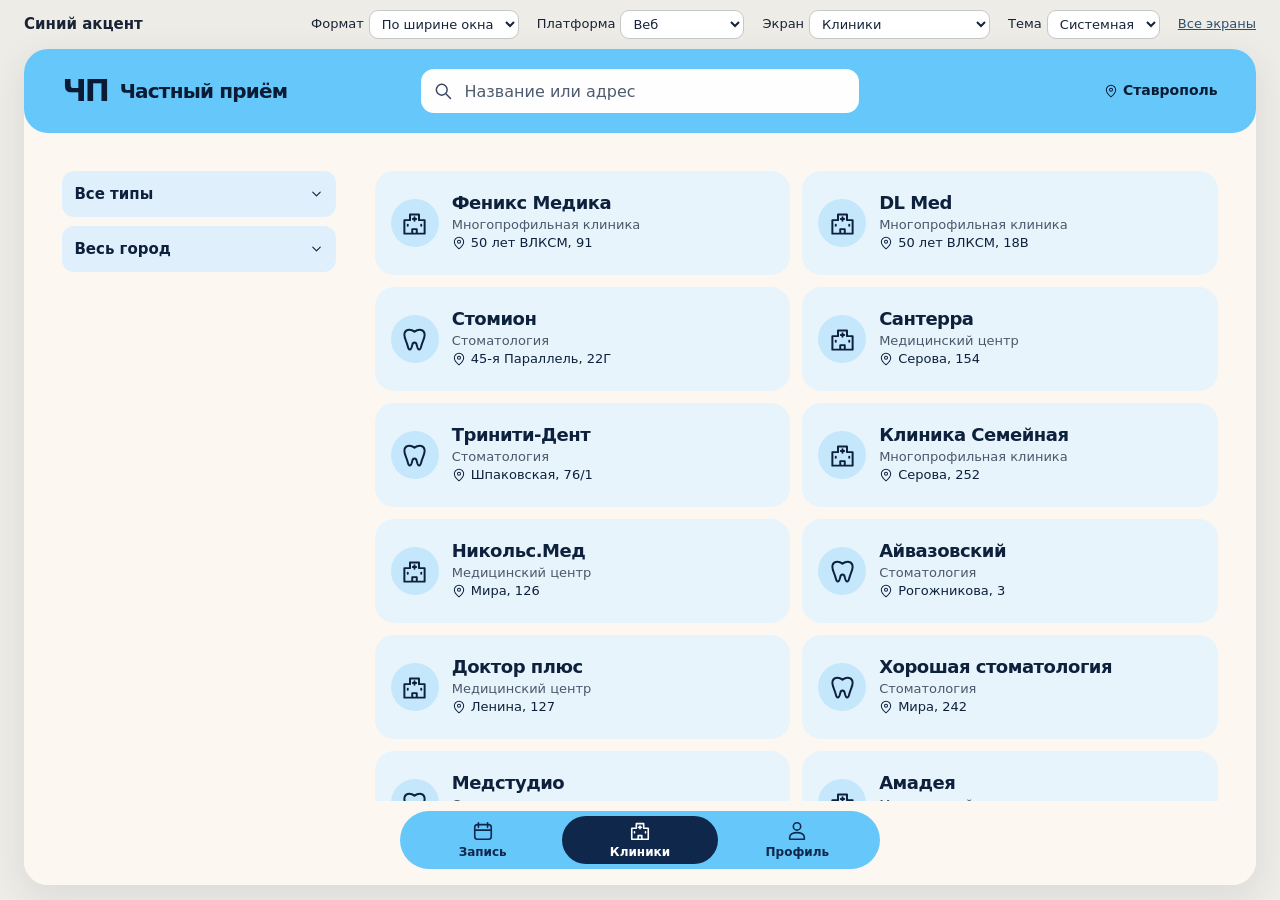
<file: output/design/blue-accent/index.html>
<!doctype html>
<html lang="ru">
<meta charset="utf-8">
<meta name="viewport" content="width=device-width, initial-scale=1">
<title>Частный приём · Синий акцент</title>
<link rel="stylesheet" href="palette.css">
<link rel="stylesheet" href="style.css">
<link id="adaptive-style" rel="stylesheet" href="wide.css" media="(min-width: 680px)">

<main>
  <aside aria-label="Просмотр макета">
    <strong>Синий акцент</strong>
    <label>Формат <select id="layout"><option value="auto">По ширине окна</option><option value="phone">Телефон</option></select></label>
    <label>Платформа <select id="platform"><option value="web">Веб</option><option value="mobile">Android / iOS</option></select></label>
    <label>Экран <select id="page"></select></label>
    <label>Тема <select id="theme"><option value="system">Системная</option><option value="light">Светлая</option><option value="dark">Тёмная</option></select></label>
    <a href="overview.html">Все экраны</a>
  </aside>
  <article id="phone" aria-label="Частный приём">
    <header>
      <div class="status" aria-hidden="true"><b>9:41</b><span>▴ ▰</span></div>
      <div class="brand"><b aria-label="Частный приём">ЧП</b><span id="city"></span></div>
      <div id="search-box"><div><label class="search"><span id="lens"></span><input id="query" type="search" aria-label="Название или адрес" placeholder="Название или адрес"></label></div></div>
    </header>
    <div id="scroll"><div id="content"></div></div>
    <div id="visit-actions" class="bottom-actions" hidden>
      <button class="primary booking-color" data-go="reschedule">Перенести</button>
      <button class="secondary logout" data-open-cancel>Отменить</button>
    </div>
    <div id="save-bar" class="bottom-actions" hidden><button class="primary booking-color" data-reschedule>Сохранить</button></div>
    <div id="form-actions" class="bottom-actions" hidden></div>
    <dialog id="unavailable-dialog" aria-labelledby="unavailable-title">
      <h2 id="unavailable-title">Функция сейчас недоступна</h2>
      <button class="primary booking-color" data-go="catalog">Перейти в каталог</button>
    </dialog>
    <dialog id="cancel-dialog" aria-labelledby="cancel-question">
      <h2 id="cancel-question">Вы уверены, что хотите отменить запись?</h2>
      <div class="dialog-actions">
        <button class="primary booking-color" data-keep autofocus>Нет, оставить</button>
        <button class="secondary logout" data-cancel>Да, отменить</button>
      </div>
    </dialog>
    <footer><nav aria-label="Разделы приложения"></nav></footer>
  </article>
</main>
<script src="app.js"></script>
</html>
</file>
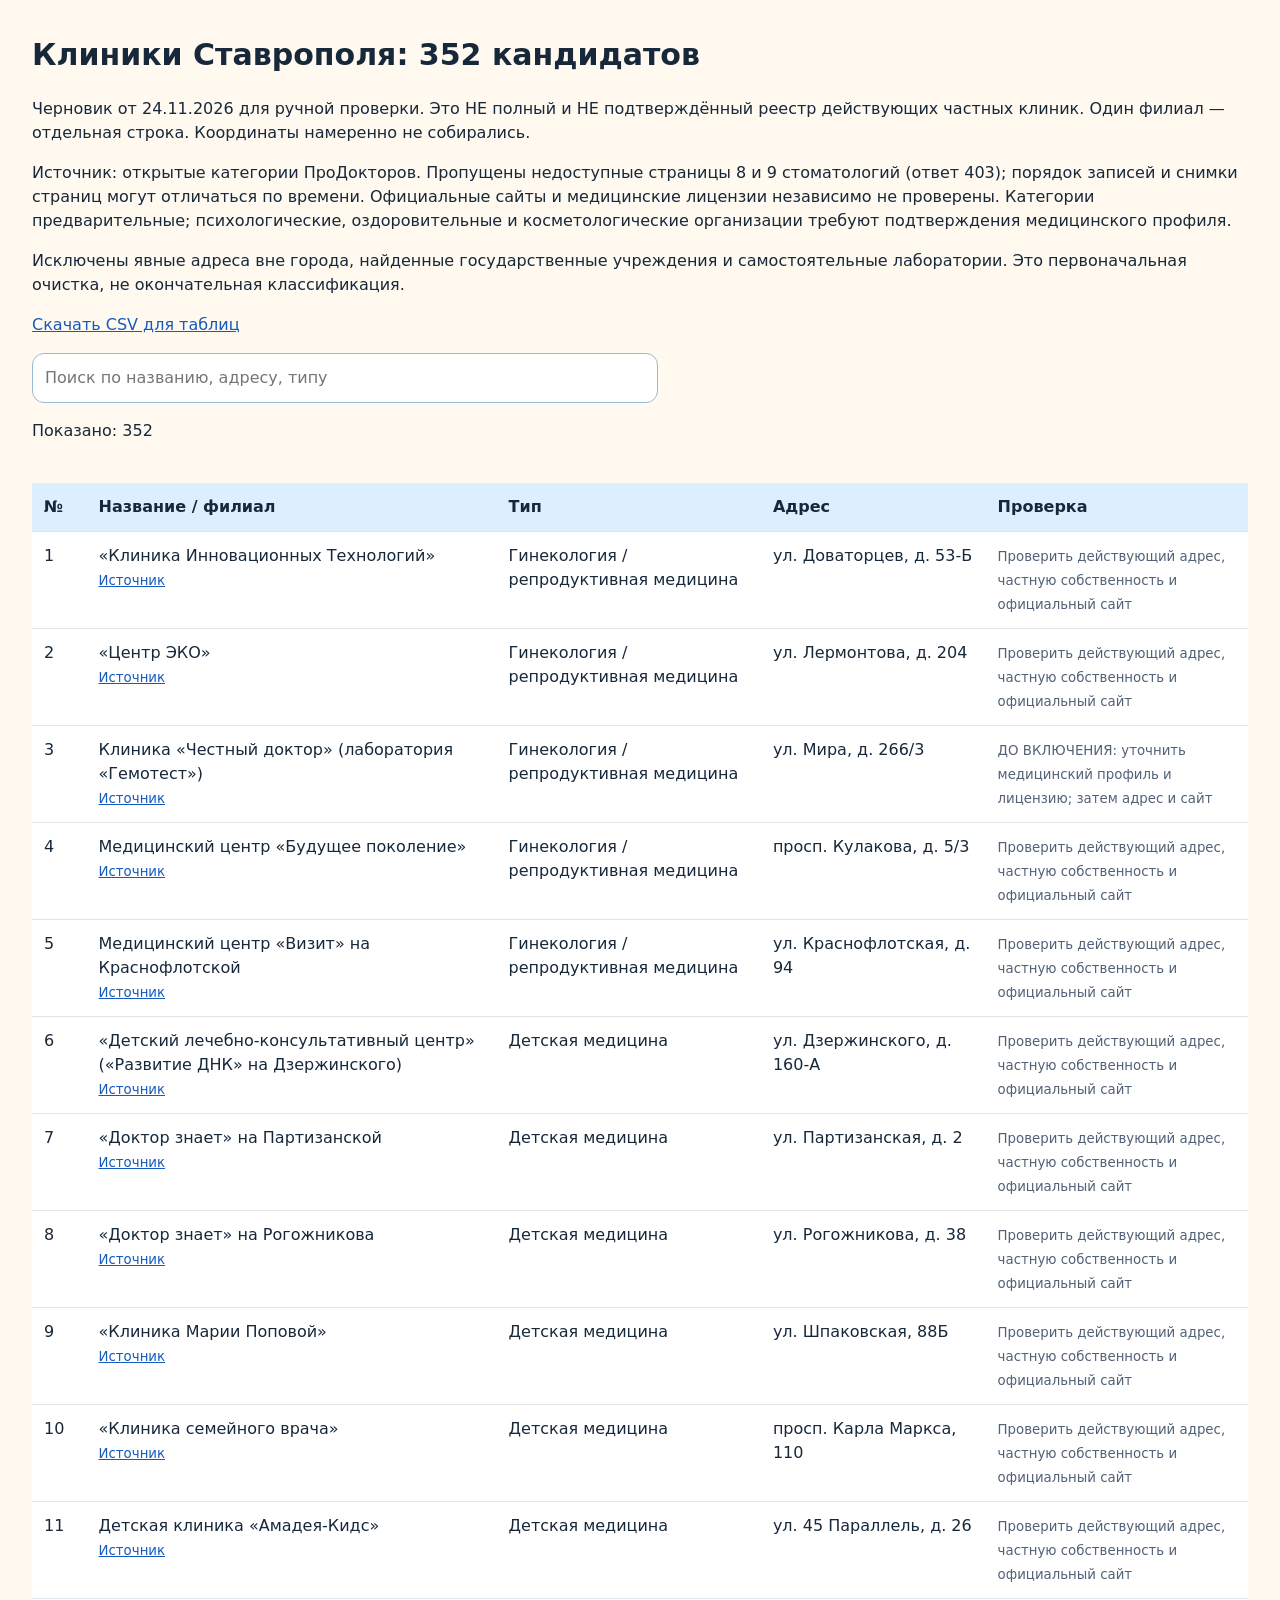
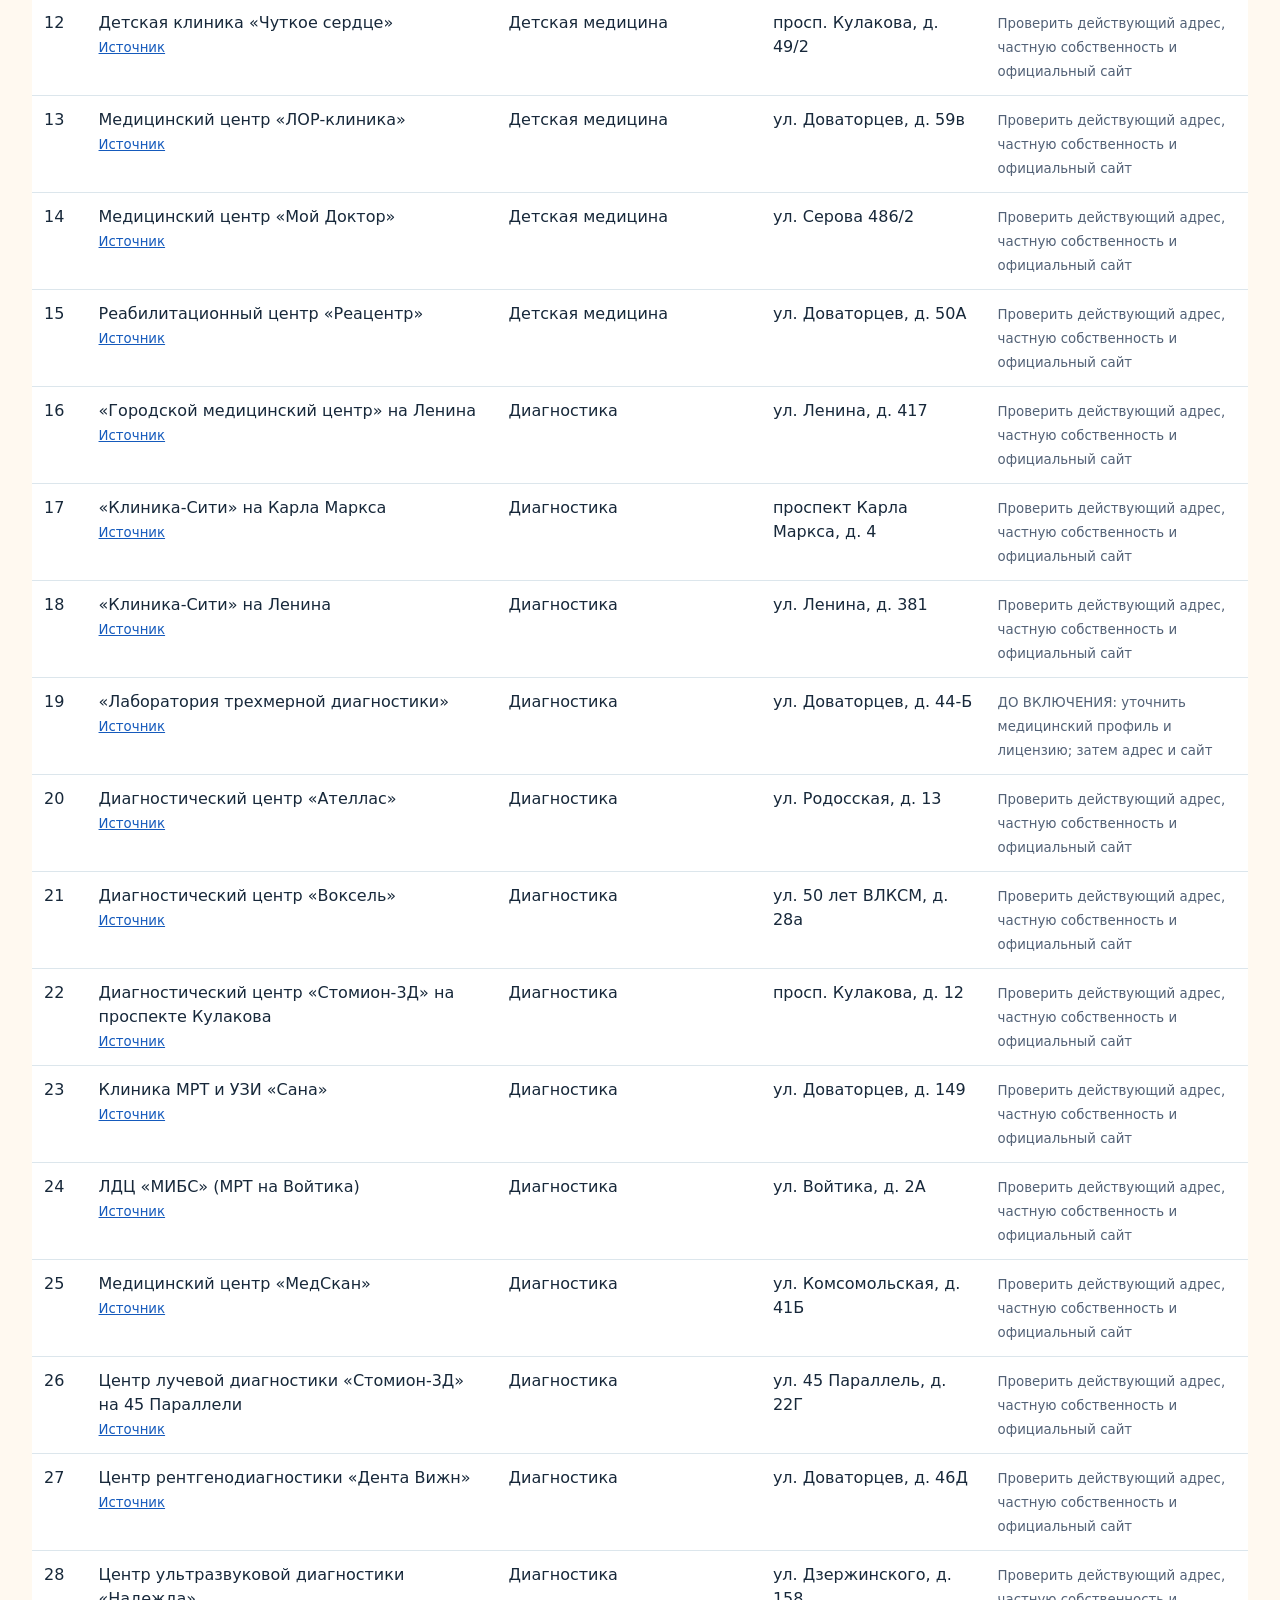
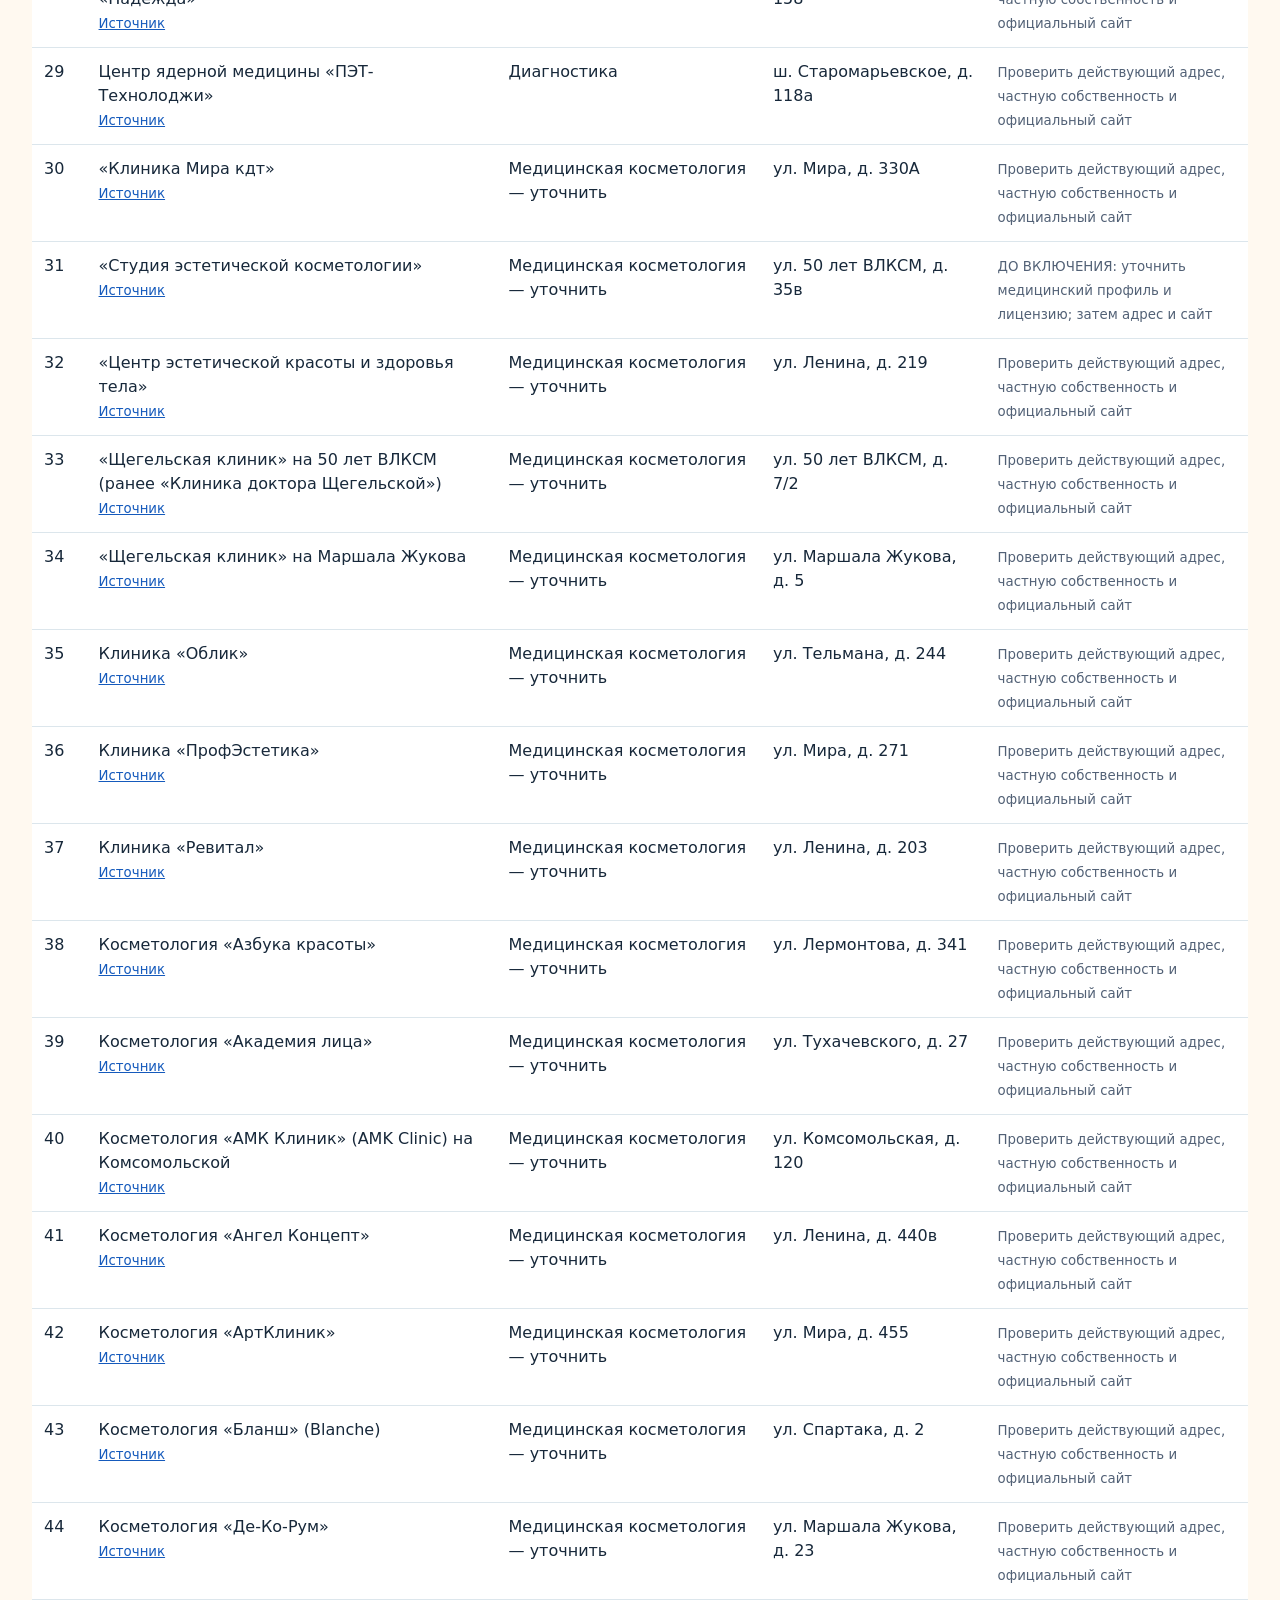
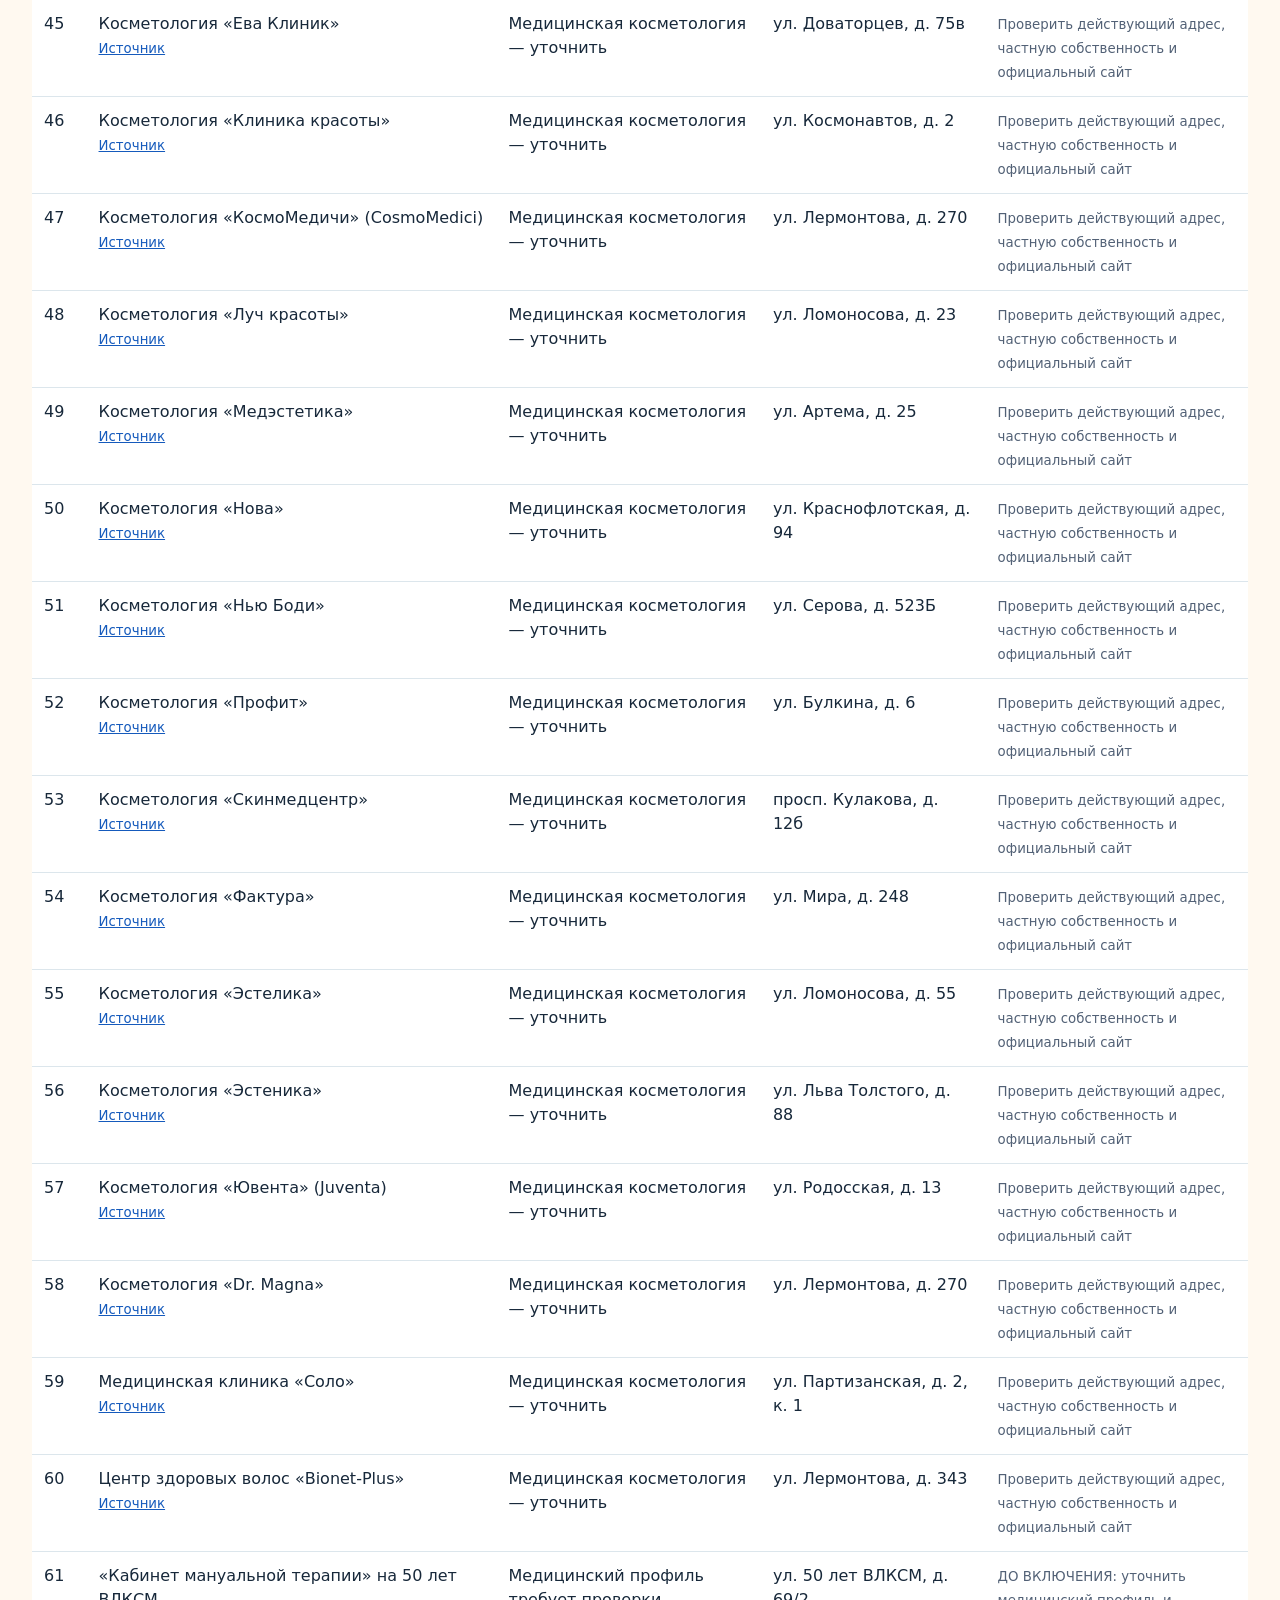
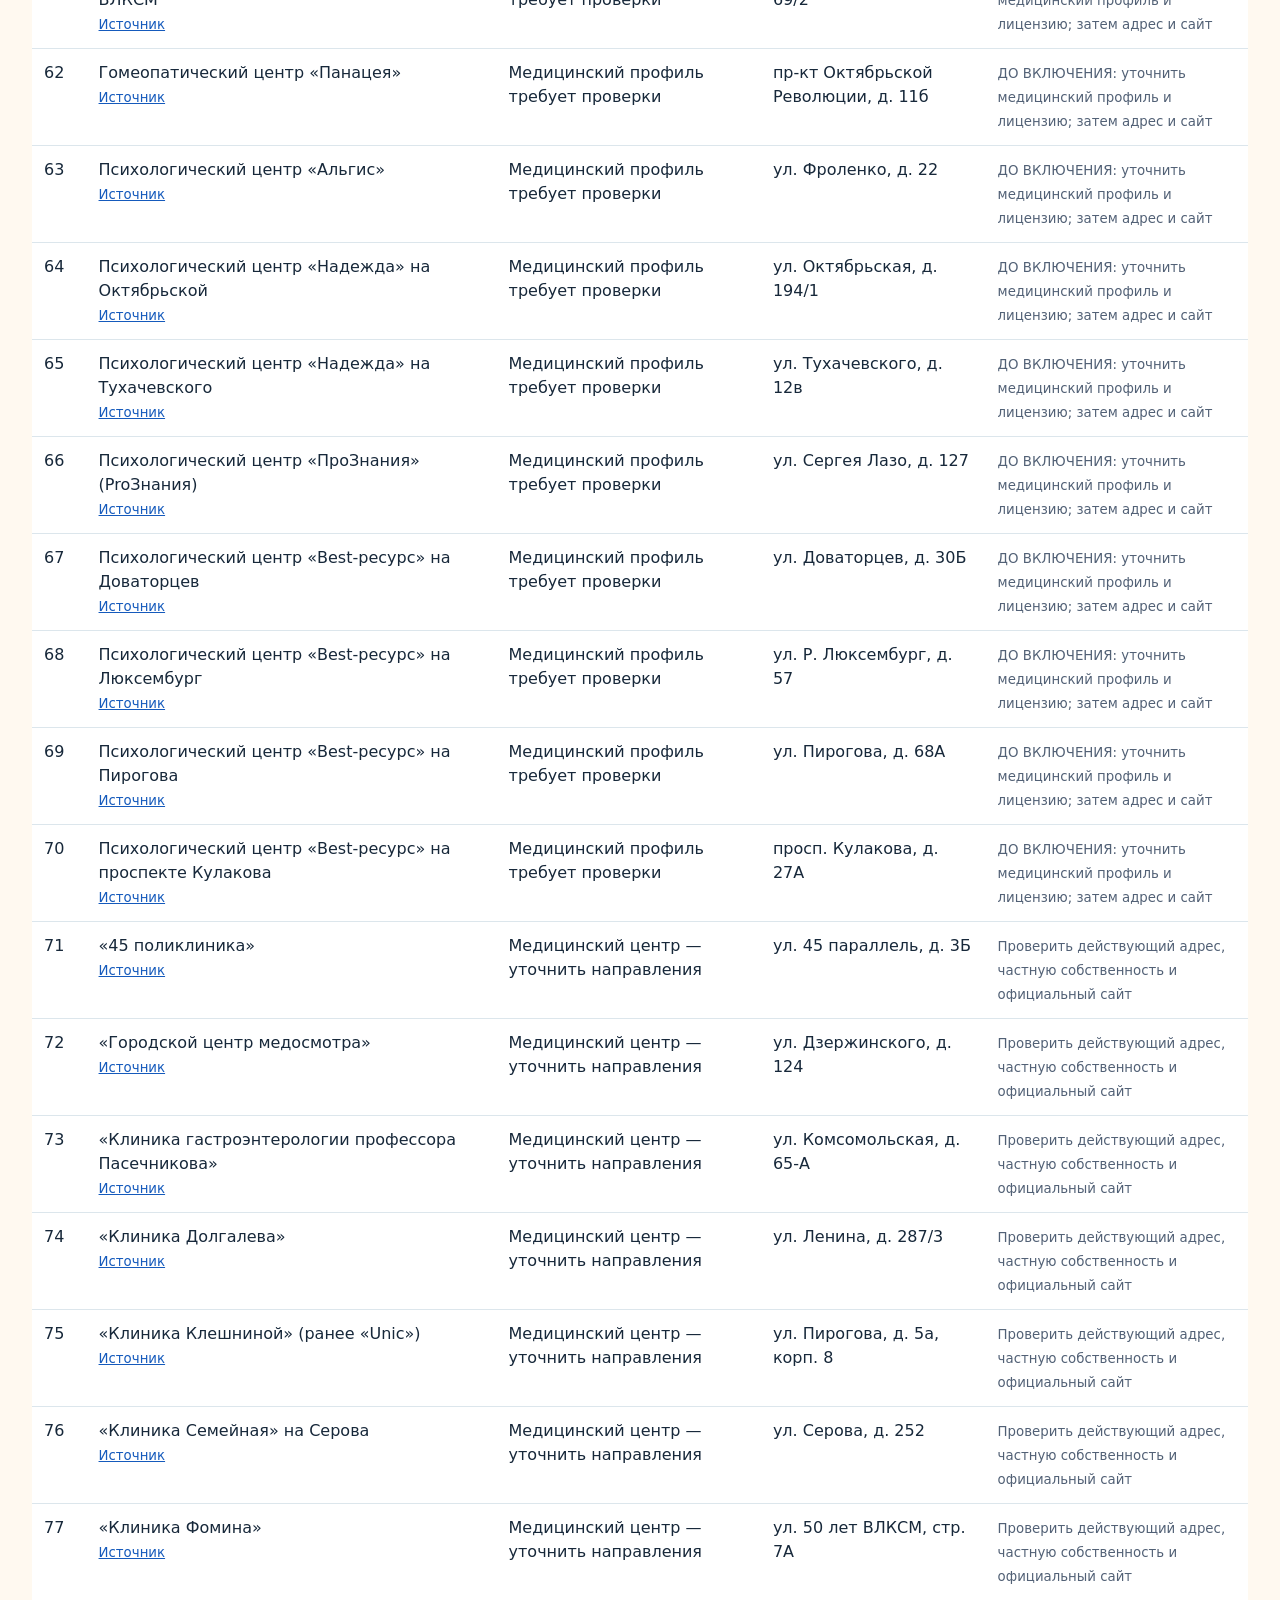
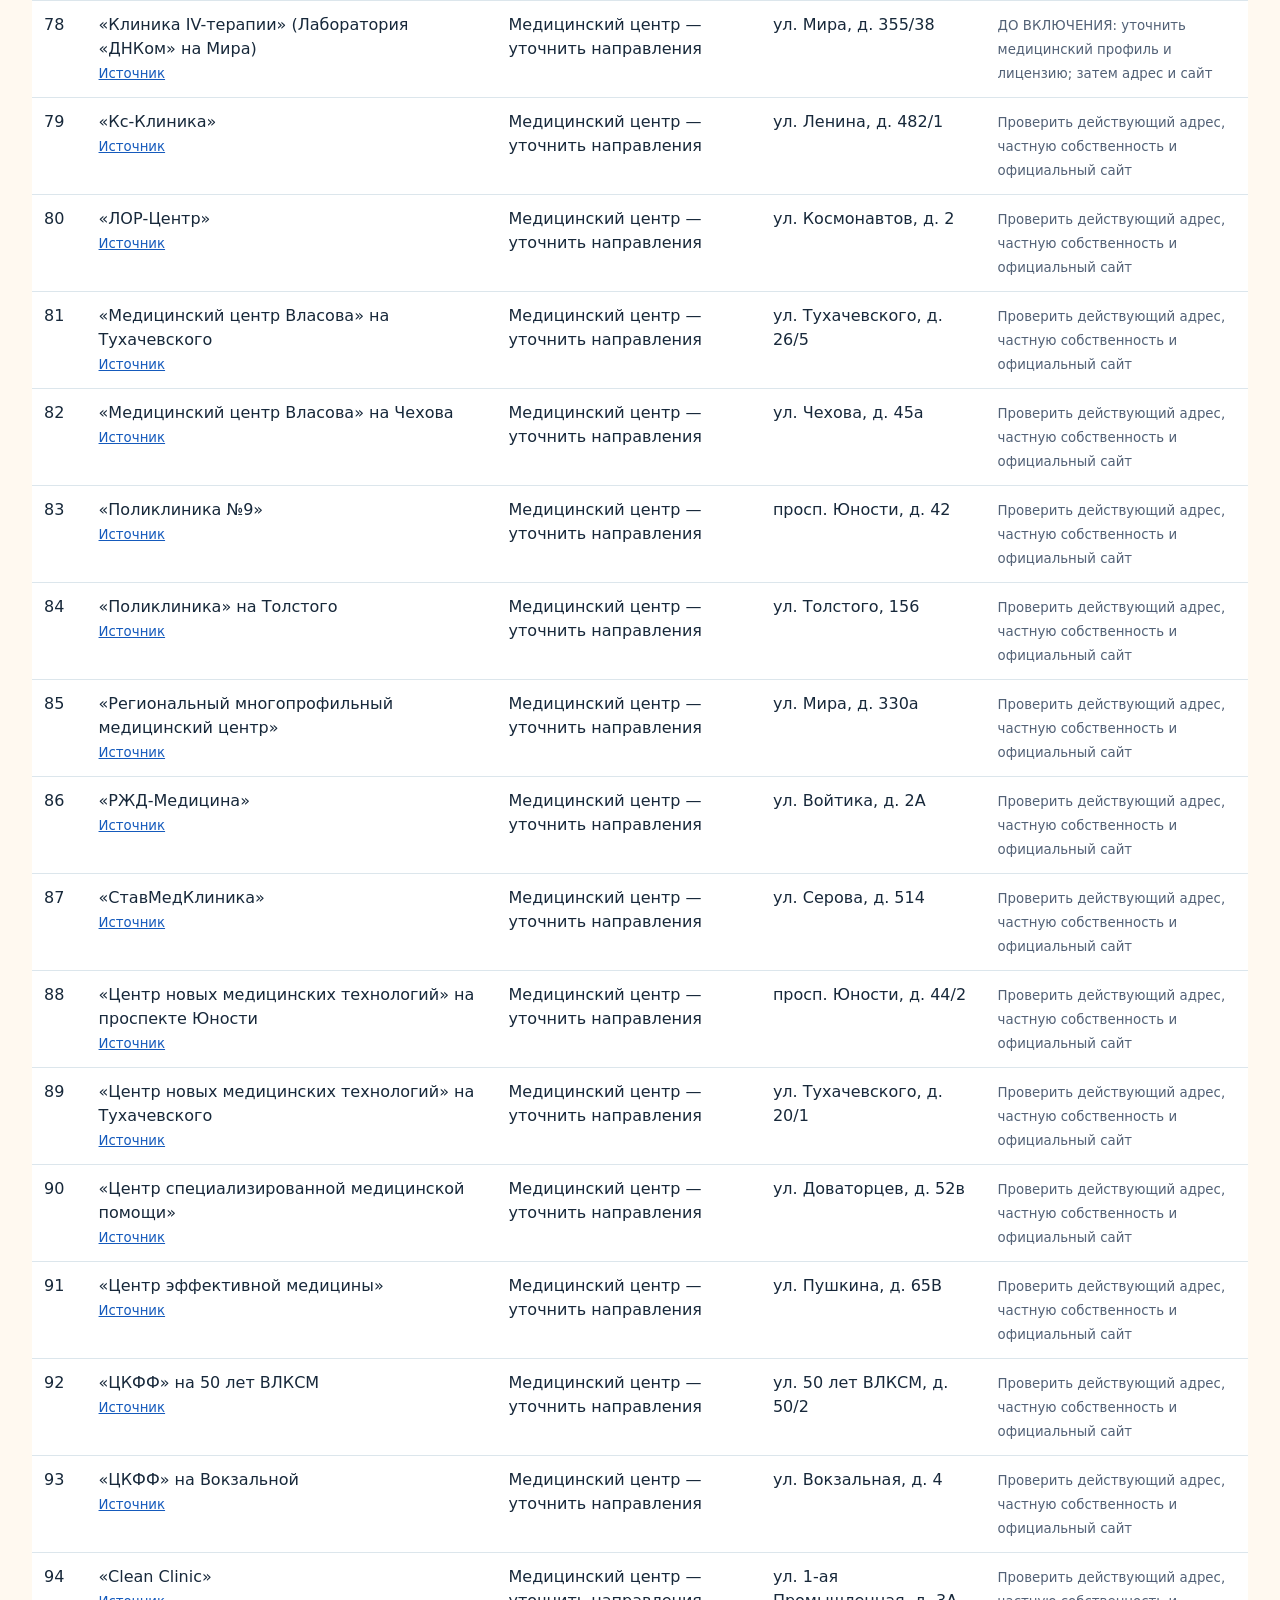
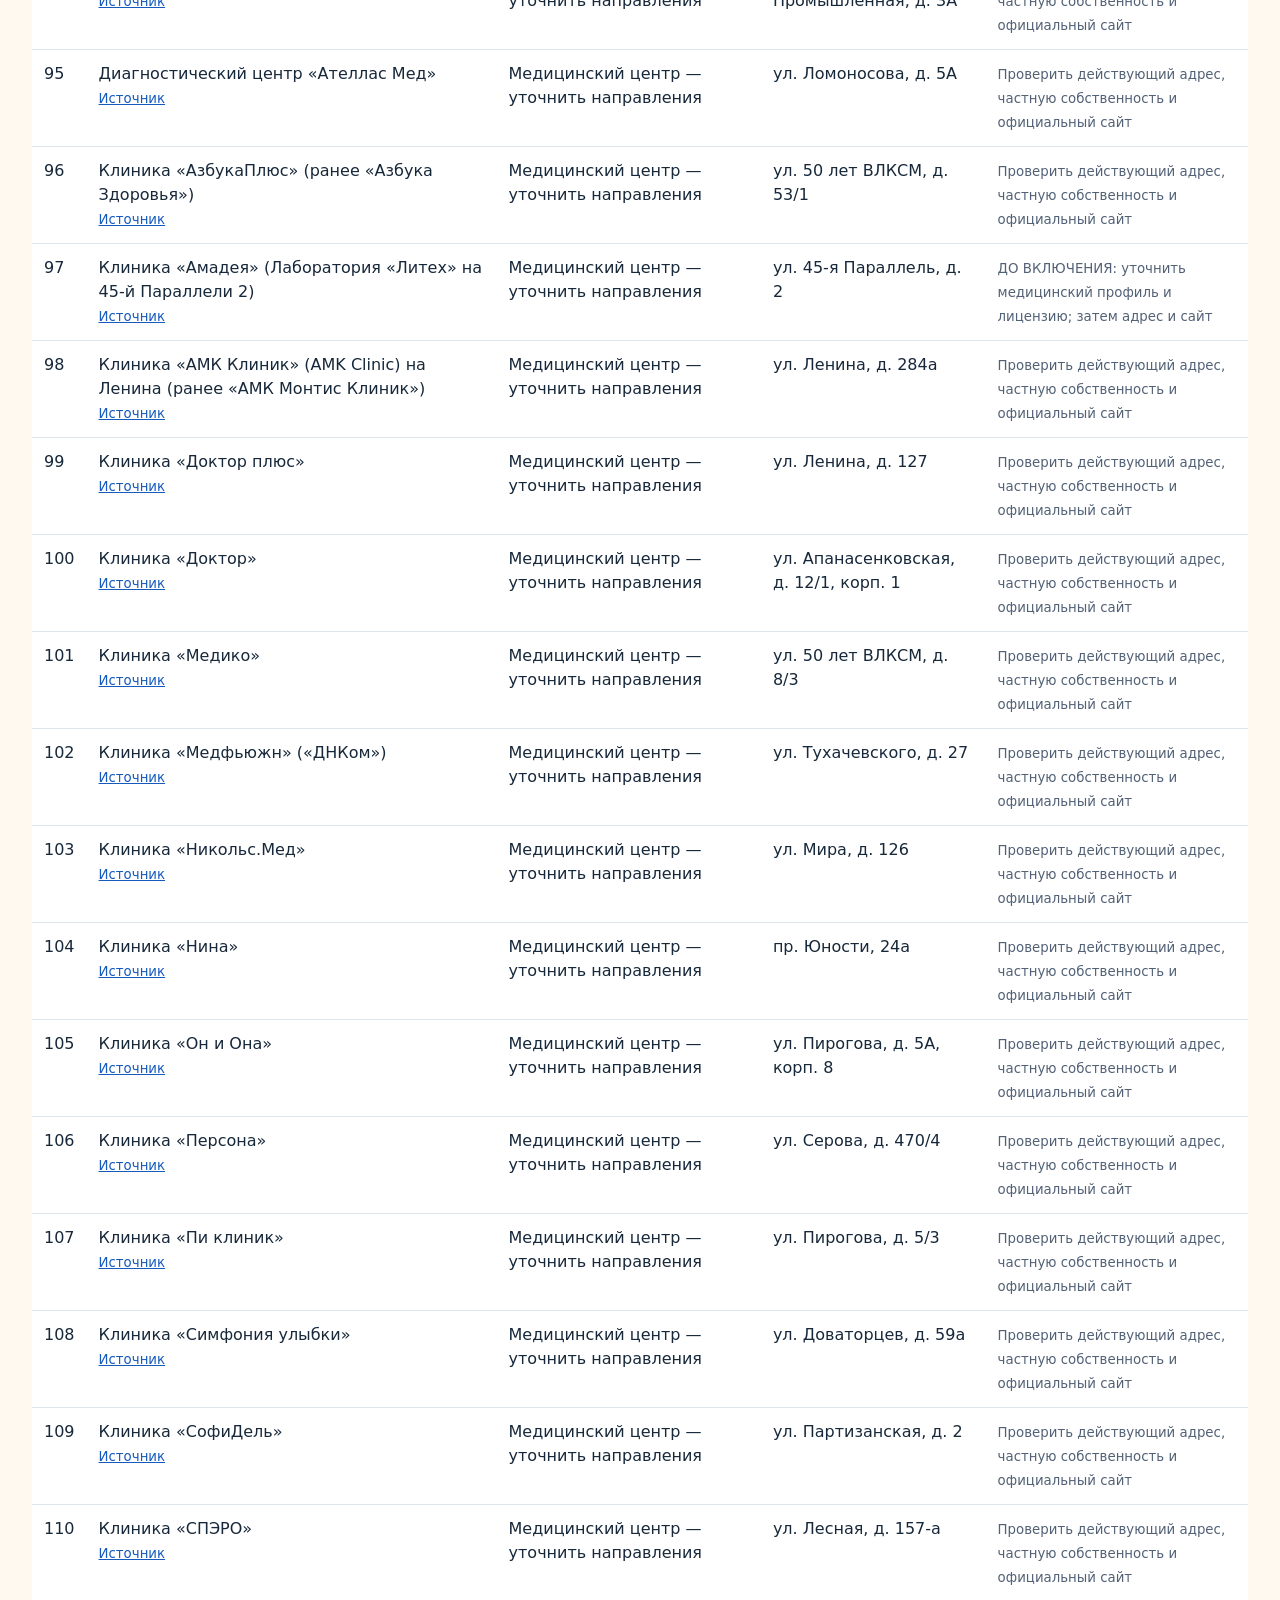
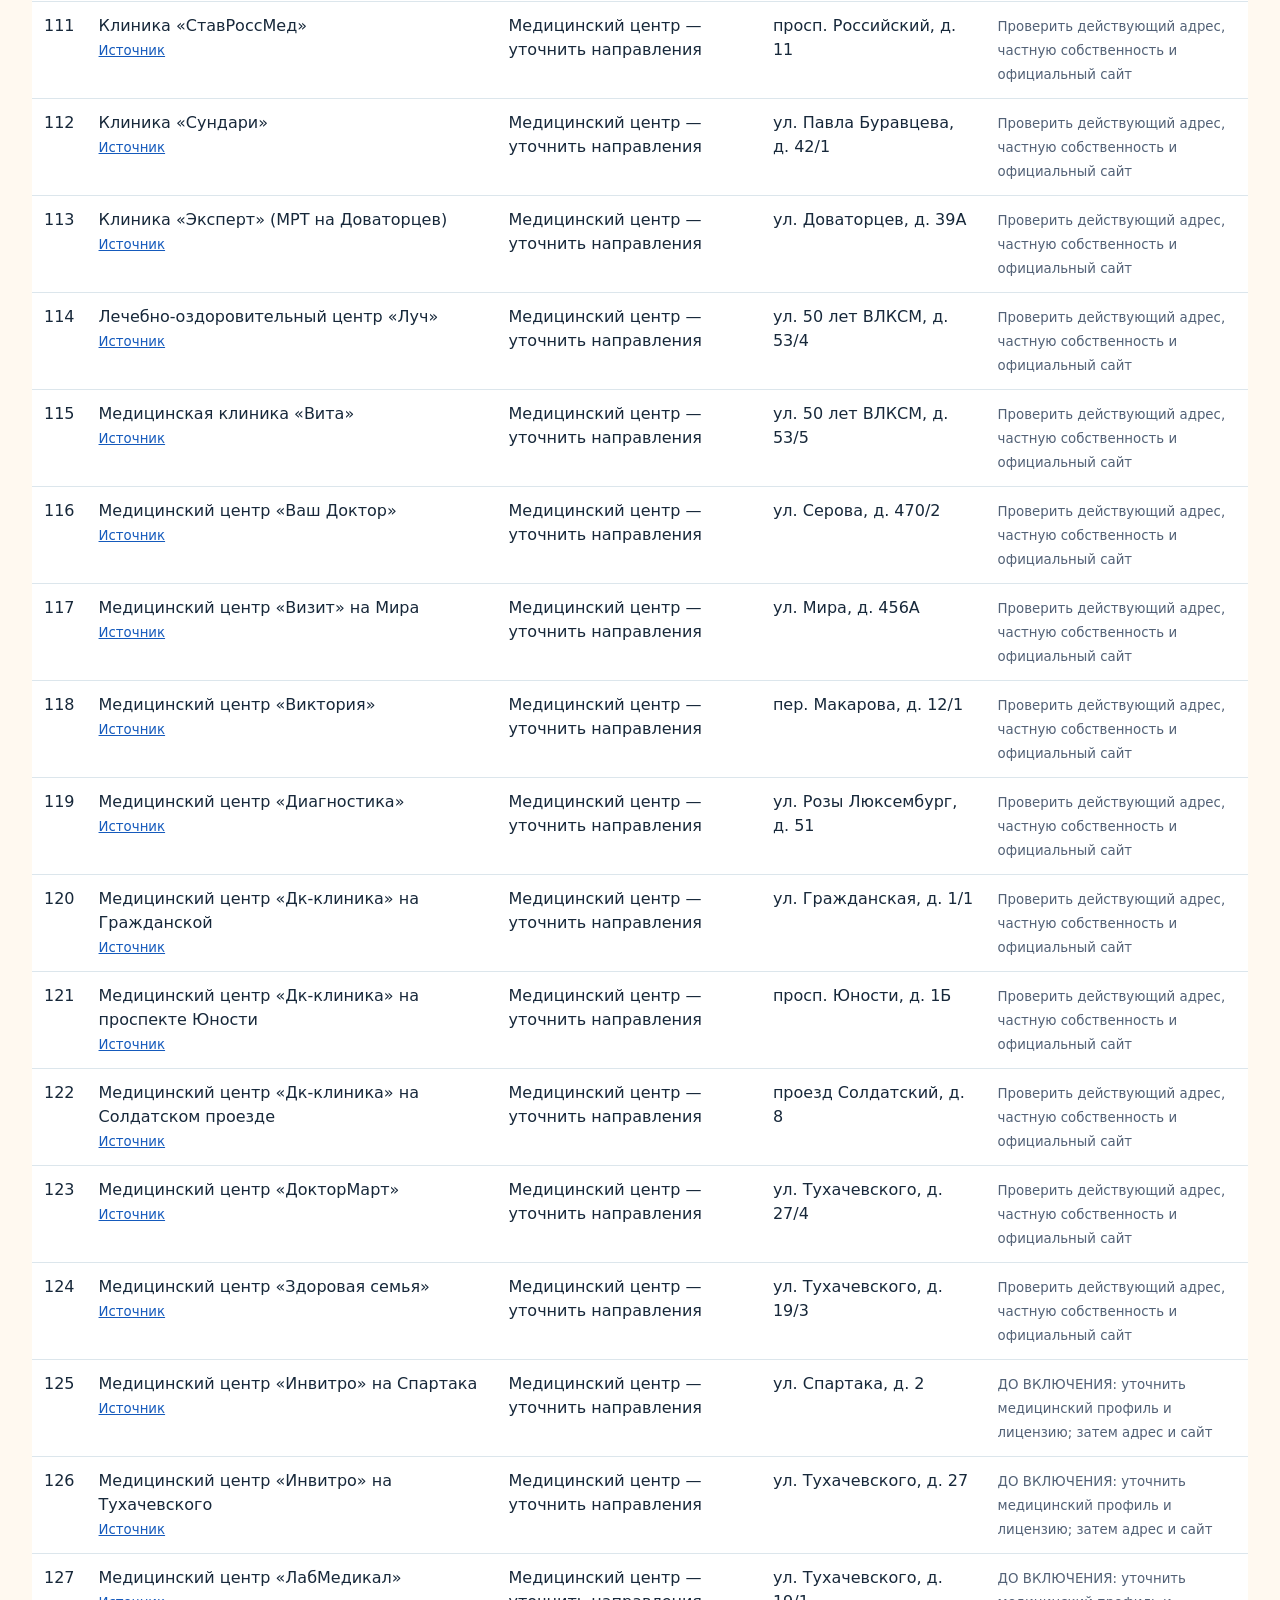
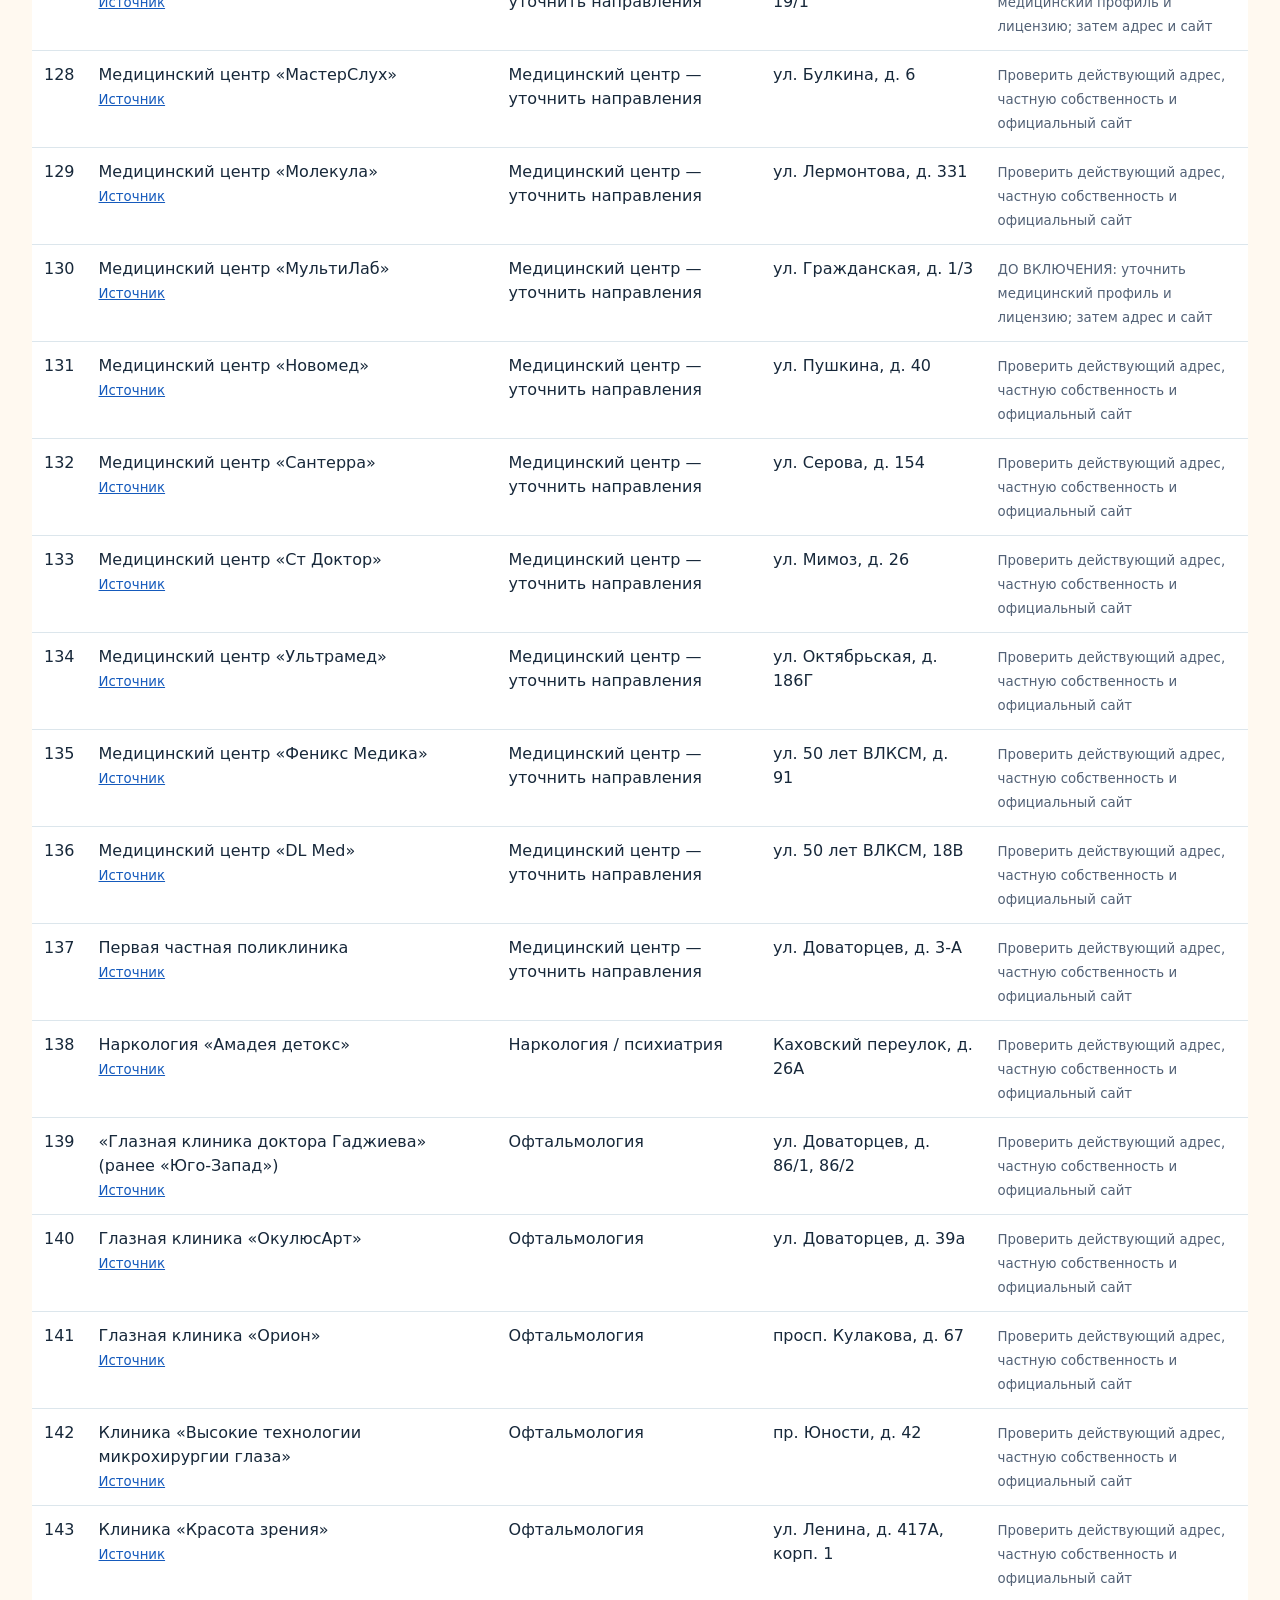
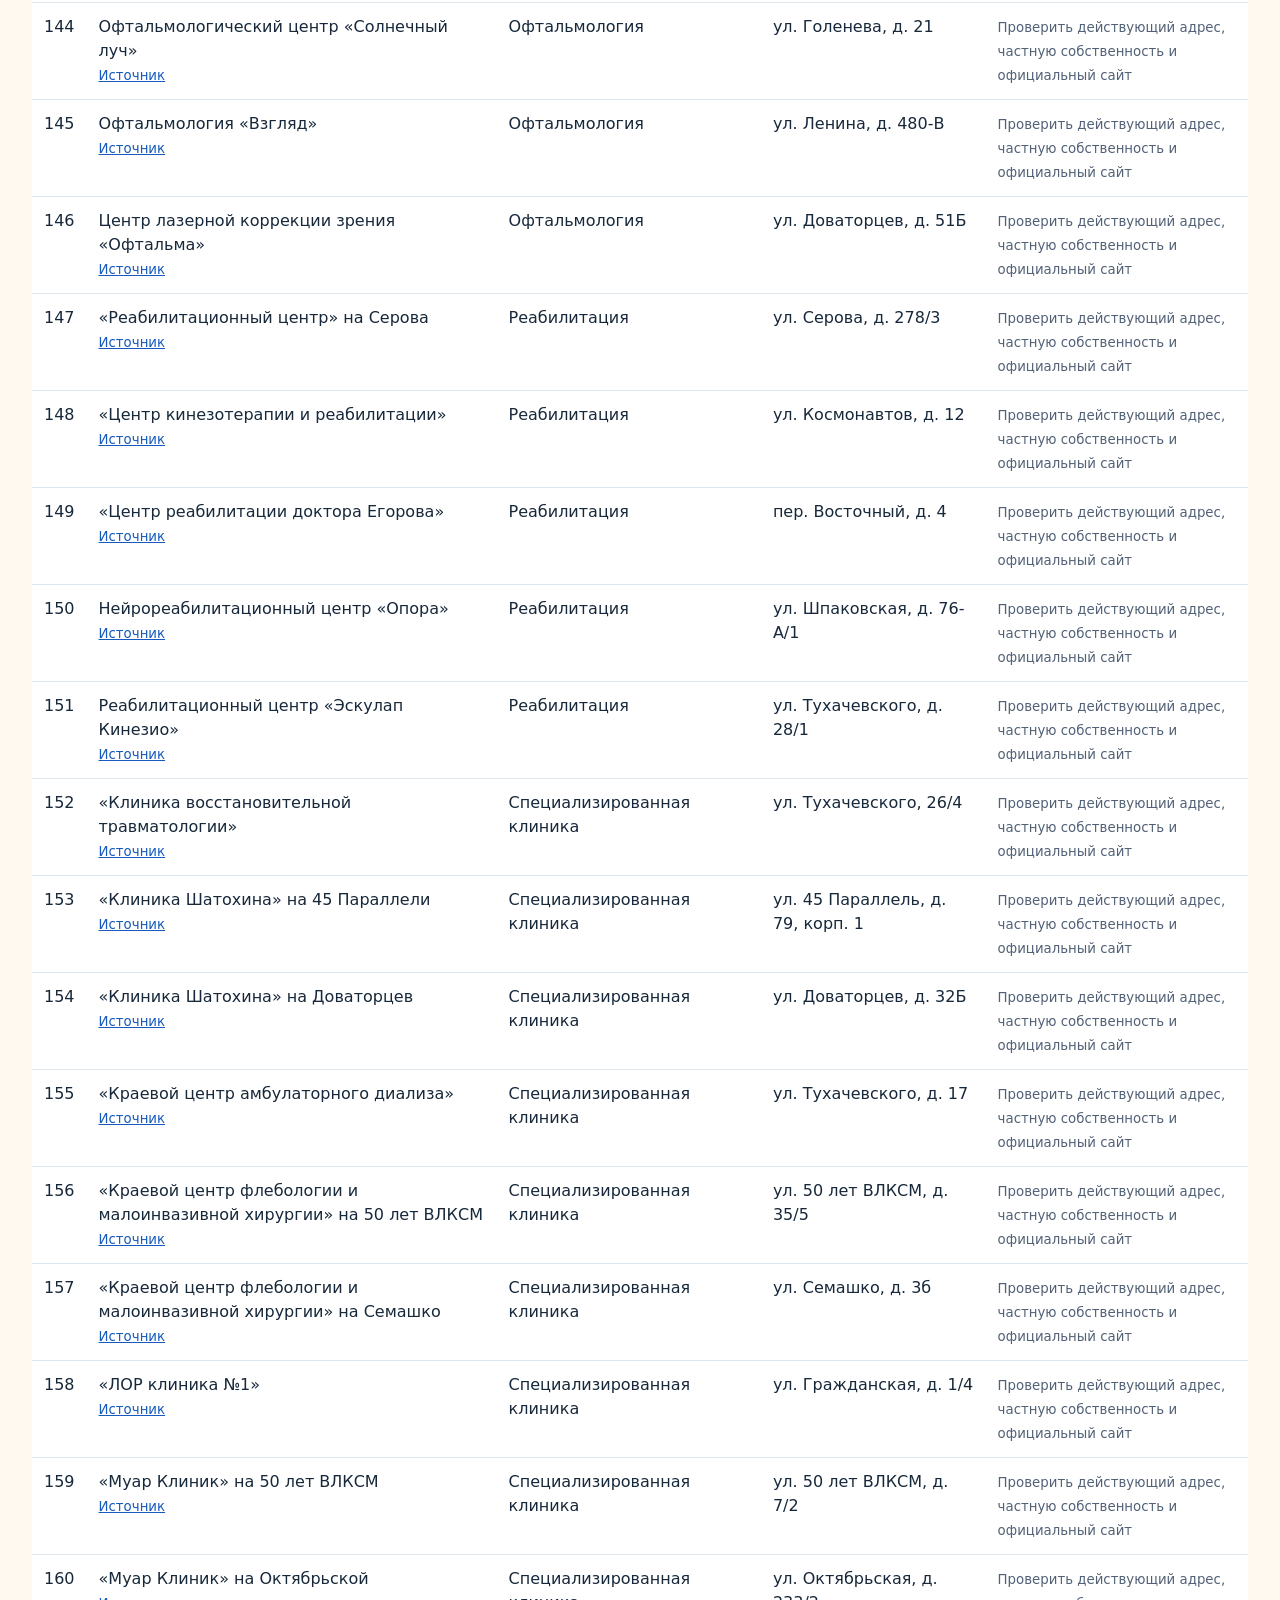
<file: output/research/stavropol-clinics-draft.html>
<!doctype html><html lang="ru"><meta charset="utf-8"><meta name="viewport" content="width=device-width,initial-scale=1"><title>Ставрополь: предварительный список клиник</title><style>body{font:16px/1.5 system-ui;margin:32px;background:#fff9f0;color:#17283a}main{max-width:1500px;margin:auto}h1{font-size:30px}input{font:inherit;padding:12px;width:min(600px,90%);border:1px solid #99bad6;border-radius:12px}table{width:100%;border-collapse:collapse;background:white;margin-top:24px}td,th{text-align:left;padding:12px;border-bottom:1px solid #dce6ec;vertical-align:top}th{background:#dcefff}small{color:#526176}a{color:#155abc}details{margin-top:24px}.scroll{overflow-x:auto}</style><main><h1>Клиники Ставрополя: 352 кандидатов</h1><p>Черновик от 24.11.2026 для ручной проверки. Это НЕ полный и НЕ подтверждённый реестр действующих частных клиник. Один филиал — отдельная строка. Координаты намеренно не собирались.</p><p>Источник: открытые категории ПроДокторов. Пропущены недоступные страницы 8 и 9 стоматологий (ответ 403); порядок записей и снимки страниц могут отличаться по времени. Официальные сайты и медицинские лицензии независимо не проверены. Категории предварительные; психологические, оздоровительные и косметологические организации требуют подтверждения медицинского профиля.</p><p>Исключены явные адреса вне города, найденные государственные учреждения и самостоятельные лаборатории. Это первоначальная очистка, не окончательная классификация.</p><p><a href="stavropol-clinics-draft.csv" download>Скачать CSV для таблиц</a></p><input id="q" placeholder="Поиск по названию, адресу, типу"><p id="count"></p><div class="scroll"><table><thead><tr><th>№</th><th>Название / филиал</th><th>Тип</th><th>Адрес</th><th>Проверка</th></tr></thead><tbody><tr><td>1</td><td>«Клиника Инновационных Технологий»<br><small><a href="https://prodoctorov.ru/stavropol/top/chastnaya-akushersko-ginekologicheskaya-klinika/" target="_blank" rel="noopener">Источник</a></small></td><td>Гинекология / репродуктивная медицина</td><td>ул. Доваторцев, д. 53-Б</td><td><small>Проверить действующий адрес, частную собственность и официальный сайт</small></td></tr><tr><td>2</td><td>«Центр ЭКО»<br><small><a href="https://prodoctorov.ru/stavropol/top/chastnaya-akushersko-ginekologicheskaya-klinika/" target="_blank" rel="noopener">Источник</a></small></td><td>Гинекология / репродуктивная медицина</td><td>ул. Лермонтова, д. 204</td><td><small>Проверить действующий адрес, частную собственность и официальный сайт</small></td></tr><tr><td>3</td><td>Клиника «Честный доктор» (лаборатория «Гемотест»)<br><small><a href="https://prodoctorov.ru/stavropol/top/chastnaya-akushersko-ginekologicheskaya-klinika/" target="_blank" rel="noopener">Источник</a></small></td><td>Гинекология / репродуктивная медицина</td><td>ул. Мира, д. 266/3</td><td><small>ДО ВКЛЮЧЕНИЯ: уточнить медицинский профиль и лицензию; затем адрес и сайт</small></td></tr><tr><td>4</td><td>Медицинский центр «Будущее поколение»<br><small><a href="https://prodoctorov.ru/stavropol/top/chastnaya-akushersko-ginekologicheskaya-klinika/" target="_blank" rel="noopener">Источник</a></small></td><td>Гинекология / репродуктивная медицина</td><td>просп. Кулакова, д. 5/3</td><td><small>Проверить действующий адрес, частную собственность и официальный сайт</small></td></tr><tr><td>5</td><td>Медицинский центр «Визит» на Краснофлотской<br><small><a href="https://prodoctorov.ru/stavropol/top/chastnaya-akushersko-ginekologicheskaya-klinika/" target="_blank" rel="noopener">Источник</a></small></td><td>Гинекология / репродуктивная медицина</td><td>ул. Краснофлотская, д. 94</td><td><small>Проверить действующий адрес, частную собственность и официальный сайт</small></td></tr><tr><td>6</td><td>«Детский лечебно-консультативный центр» («Развитие ДНК» на Дзержинского)<br><small><a href="https://prodoctorov.ru/stavropol/top/detskaya-klinika/" target="_blank" rel="noopener">Источник</a></small></td><td>Детская медицина</td><td>ул. Дзержинского, д. 160-А</td><td><small>Проверить действующий адрес, частную собственность и официальный сайт</small></td></tr><tr><td>7</td><td>«Доктор знает» на Партизанской<br><small><a href="https://prodoctorov.ru/stavropol/top/detskaya-klinika/" target="_blank" rel="noopener">Источник</a></small></td><td>Детская медицина</td><td>ул. Партизанская, д. 2</td><td><small>Проверить действующий адрес, частную собственность и официальный сайт</small></td></tr><tr><td>8</td><td>«Доктор знает» на Рогожникова<br><small><a href="https://prodoctorov.ru/stavropol/top/detskaya-klinika/" target="_blank" rel="noopener">Источник</a></small></td><td>Детская медицина</td><td>ул. Рогожникова, д. 38</td><td><small>Проверить действующий адрес, частную собственность и официальный сайт</small></td></tr><tr><td>9</td><td>«Клиника Марии Поповой»<br><small><a href="https://prodoctorov.ru/stavropol/top/detskaya-klinika/" target="_blank" rel="noopener">Источник</a></small></td><td>Детская медицина</td><td>ул. Шпаковская, 88Б</td><td><small>Проверить действующий адрес, частную собственность и официальный сайт</small></td></tr><tr><td>10</td><td>«Клиника семейного врача»<br><small><a href="https://prodoctorov.ru/stavropol/top/detskaya-klinika/" target="_blank" rel="noopener">Источник</a></small></td><td>Детская медицина</td><td>просп. Карла Маркса, 110</td><td><small>Проверить действующий адрес, частную собственность и официальный сайт</small></td></tr><tr><td>11</td><td>Детская клиника «Амадея-Кидс»<br><small><a href="https://prodoctorov.ru/stavropol/top/detskaya-klinika/" target="_blank" rel="noopener">Источник</a></small></td><td>Детская медицина</td><td>ул. 45 Параллель, д. 26</td><td><small>Проверить действующий адрес, частную собственность и официальный сайт</small></td></tr><tr><td>12</td><td>Детская клиника «Чуткое сердце»<br><small><a href="https://prodoctorov.ru/stavropol/top/detskaya-klinika/" target="_blank" rel="noopener">Источник</a></small></td><td>Детская медицина</td><td>просп. Кулакова, д. 49/2</td><td><small>Проверить действующий адрес, частную собственность и официальный сайт</small></td></tr><tr><td>13</td><td>Медицинский центр «ЛОР-клиника»<br><small><a href="https://prodoctorov.ru/stavropol/top/detskaya-klinika/" target="_blank" rel="noopener">Источник</a></small></td><td>Детская медицина</td><td>ул. Доваторцев, д. 59в</td><td><small>Проверить действующий адрес, частную собственность и официальный сайт</small></td></tr><tr><td>14</td><td>Медицинский центр «Мой Доктор»<br><small><a href="https://prodoctorov.ru/stavropol/top/detskaya-klinika/" target="_blank" rel="noopener">Источник</a></small></td><td>Детская медицина</td><td>ул. Серова 486/2</td><td><small>Проверить действующий адрес, частную собственность и официальный сайт</small></td></tr><tr><td>15</td><td>Реабилитационный центр «Реацентр»<br><small><a href="https://prodoctorov.ru/stavropol/top/detskaya-klinika/" target="_blank" rel="noopener">Источник</a></small></td><td>Детская медицина</td><td>ул. Доваторцев, д. 50А</td><td><small>Проверить действующий адрес, частную собственность и официальный сайт</small></td></tr><tr><td>16</td><td>«Городской медицинский центр» на Ленина<br><small><a href="https://prodoctorov.ru/stavropol/top/diagnositcheskiy-centr/" target="_blank" rel="noopener">Источник</a></small></td><td>Диагностика</td><td>ул. Ленина, д. 417</td><td><small>Проверить действующий адрес, частную собственность и официальный сайт</small></td></tr><tr><td>17</td><td>«Клиника-Сити» на Карла Маркса<br><small><a href="https://prodoctorov.ru/stavropol/top/diagnositcheskiy-centr/" target="_blank" rel="noopener">Источник</a></small></td><td>Диагностика</td><td>проспект Карла Маркса, д. 4</td><td><small>Проверить действующий адрес, частную собственность и официальный сайт</small></td></tr><tr><td>18</td><td>«Клиника-Сити» на Ленина<br><small><a href="https://prodoctorov.ru/stavropol/top/diagnositcheskiy-centr/" target="_blank" rel="noopener">Источник</a></small></td><td>Диагностика</td><td>ул. Ленина, д. 381</td><td><small>Проверить действующий адрес, частную собственность и официальный сайт</small></td></tr><tr><td>19</td><td>«Лаборатория трехмерной диагностики»<br><small><a href="https://prodoctorov.ru/stavropol/top/diagnositcheskiy-centr/" target="_blank" rel="noopener">Источник</a></small></td><td>Диагностика</td><td>ул. Доваторцев, д. 44-Б</td><td><small>ДО ВКЛЮЧЕНИЯ: уточнить медицинский профиль и лицензию; затем адрес и сайт</small></td></tr><tr><td>20</td><td>Диагностический центр «Ателлас»<br><small><a href="https://prodoctorov.ru/stavropol/top/diagnositcheskiy-centr/" target="_blank" rel="noopener">Источник</a></small></td><td>Диагностика</td><td>ул. Родосская, д. 13</td><td><small>Проверить действующий адрес, частную собственность и официальный сайт</small></td></tr><tr><td>21</td><td>Диагностический центр «Воксель»<br><small><a href="https://prodoctorov.ru/stavropol/top/diagnositcheskiy-centr/" target="_blank" rel="noopener">Источник</a></small></td><td>Диагностика</td><td>ул. 50 лет ВЛКСМ, д. 28а</td><td><small>Проверить действующий адрес, частную собственность и официальный сайт</small></td></tr><tr><td>22</td><td>Диагностический центр «Стомион-3Д» на проспекте Кулакова<br><small><a href="https://prodoctorov.ru/stavropol/top/diagnositcheskiy-centr/" target="_blank" rel="noopener">Источник</a></small></td><td>Диагностика</td><td>просп. Кулакова, д. 12</td><td><small>Проверить действующий адрес, частную собственность и официальный сайт</small></td></tr><tr><td>23</td><td>Клиника МРТ и УЗИ «Сана»<br><small><a href="https://prodoctorov.ru/stavropol/top/diagnositcheskiy-centr/" target="_blank" rel="noopener">Источник</a></small></td><td>Диагностика</td><td>ул. Доваторцев, д. 149</td><td><small>Проверить действующий адрес, частную собственность и официальный сайт</small></td></tr><tr><td>24</td><td>ЛДЦ «МИБС» (МРТ на Войтика)<br><small><a href="https://prodoctorov.ru/stavropol/top/diagnositcheskiy-centr/" target="_blank" rel="noopener">Источник</a></small></td><td>Диагностика</td><td>ул. Войтика, д. 2А</td><td><small>Проверить действующий адрес, частную собственность и официальный сайт</small></td></tr><tr><td>25</td><td>Медицинский центр «МедСкан»<br><small><a href="https://prodoctorov.ru/stavropol/top/diagnositcheskiy-centr/" target="_blank" rel="noopener">Источник</a></small></td><td>Диагностика</td><td>ул. Комсомольская, д. 41Б</td><td><small>Проверить действующий адрес, частную собственность и официальный сайт</small></td></tr><tr><td>26</td><td>Центр лучевой диагностики «Стомион-3Д» на 45 Параллели<br><small><a href="https://prodoctorov.ru/stavropol/top/diagnositcheskiy-centr/" target="_blank" rel="noopener">Источник</a></small></td><td>Диагностика</td><td>ул. 45 Параллель, д. 22Г</td><td><small>Проверить действующий адрес, частную собственность и официальный сайт</small></td></tr><tr><td>27</td><td>Центр рентгенодиагностики «Дента Вижн»<br><small><a href="https://prodoctorov.ru/stavropol/top/diagnositcheskiy-centr/" target="_blank" rel="noopener">Источник</a></small></td><td>Диагностика</td><td>ул. Доваторцев, д. 46Д</td><td><small>Проверить действующий адрес, частную собственность и официальный сайт</small></td></tr><tr><td>28</td><td>Центр ультразвуковой диагностики «Надежда»<br><small><a href="https://prodoctorov.ru/stavropol/top/diagnositcheskiy-centr/" target="_blank" rel="noopener">Источник</a></small></td><td>Диагностика</td><td>ул. Дзержинского, д. 158</td><td><small>Проверить действующий адрес, частную собственность и официальный сайт</small></td></tr><tr><td>29</td><td>Центр ядерной медицины «ПЭТ-Технолоджи»<br><small><a href="https://prodoctorov.ru/stavropol/top/diagnositcheskiy-centr/" target="_blank" rel="noopener">Источник</a></small></td><td>Диагностика</td><td>ш. Старомарьевское, д. 118а</td><td><small>Проверить действующий адрес, частную собственность и официальный сайт</small></td></tr><tr><td>30</td><td>«Клиника Мира кдт»<br><small><a href="https://prodoctorov.ru/stavropol/top/chastnaya-kosmetologiya/" target="_blank" rel="noopener">Источник</a></small></td><td>Медицинская косметология — уточнить</td><td>ул. Мира, д. 330А</td><td><small>Проверить действующий адрес, частную собственность и официальный сайт</small></td></tr><tr><td>31</td><td>«Студия эстетической косметологии»<br><small><a href="https://prodoctorov.ru/stavropol/top/chastnaya-ozdorovitelnaya-klinika/" target="_blank" rel="noopener">Источник</a></small></td><td>Медицинская косметология — уточнить</td><td>ул. 50 лет ВЛКСМ, д. 35в​</td><td><small>ДО ВКЛЮЧЕНИЯ: уточнить медицинский профиль и лицензию; затем адрес и сайт</small></td></tr><tr><td>32</td><td>«Центр эстетической красоты и здоровья тела»<br><small><a href="https://prodoctorov.ru/stavropol/top/chastnaya-kosmetologiya/?page=2" target="_blank" rel="noopener">Источник</a></small></td><td>Медицинская косметология — уточнить</td><td>ул. Ленина, д. 219</td><td><small>Проверить действующий адрес, частную собственность и официальный сайт</small></td></tr><tr><td>33</td><td>«Щегельская клиник» на 50 лет ВЛКСМ (ранее «Клиника доктора Щегельской»)<br><small><a href="https://prodoctorov.ru/stavropol/top/chastnaya-kosmetologiya/" target="_blank" rel="noopener">Источник</a></small></td><td>Медицинская косметология — уточнить</td><td>ул. 50 лет ВЛКСМ, д. 7/2</td><td><small>Проверить действующий адрес, частную собственность и официальный сайт</small></td></tr><tr><td>34</td><td>«Щегельская клиник» на Маршала Жукова<br><small><a href="https://prodoctorov.ru/stavropol/top/chastnaya-kosmetologiya/" target="_blank" rel="noopener">Источник</a></small></td><td>Медицинская косметология — уточнить</td><td>ул. Маршала Жукова, д. 5</td><td><small>Проверить действующий адрес, частную собственность и официальный сайт</small></td></tr><tr><td>35</td><td>Клиника «Облик»<br><small><a href="https://prodoctorov.ru/stavropol/top/chastnaya-kosmetologiya/" target="_blank" rel="noopener">Источник</a></small></td><td>Медицинская косметология — уточнить</td><td>ул. Тельмана, д. 244</td><td><small>Проверить действующий адрес, частную собственность и официальный сайт</small></td></tr><tr><td>36</td><td>Клиника «ПрофЭстетика»<br><small><a href="https://prodoctorov.ru/stavropol/top/chastnaya-kosmetologiya/" target="_blank" rel="noopener">Источник</a></small></td><td>Медицинская косметология — уточнить</td><td>ул. Мира, д. 271</td><td><small>Проверить действующий адрес, частную собственность и официальный сайт</small></td></tr><tr><td>37</td><td>Клиника «Ревитал»<br><small><a href="https://prodoctorov.ru/stavropol/top/chastnaya-kosmetologiya/" target="_blank" rel="noopener">Источник</a></small></td><td>Медицинская косметология — уточнить</td><td>ул. Ленина, д. 203</td><td><small>Проверить действующий адрес, частную собственность и официальный сайт</small></td></tr><tr><td>38</td><td>Косметология «Азбука красоты»<br><small><a href="https://prodoctorov.ru/stavropol/top/chastnaya-kosmetologiya/" target="_blank" rel="noopener">Источник</a></small></td><td>Медицинская косметология — уточнить</td><td>ул. Лермонтова, д. 341</td><td><small>Проверить действующий адрес, частную собственность и официальный сайт</small></td></tr><tr><td>39</td><td>Косметология «Академия лица»<br><small><a href="https://prodoctorov.ru/stavropol/top/chastnaya-kosmetologiya/?page=2" target="_blank" rel="noopener">Источник</a></small></td><td>Медицинская косметология — уточнить</td><td>ул. Тухачевского, д. 27</td><td><small>Проверить действующий адрес, частную собственность и официальный сайт</small></td></tr><tr><td>40</td><td>Косметология «АМК Клиник» (AMK Clinic) на Комсомольской<br><small><a href="https://prodoctorov.ru/stavropol/top/chastnaya-kosmetologiya/" target="_blank" rel="noopener">Источник</a></small></td><td>Медицинская косметология — уточнить</td><td>ул. Комсомольская, д. 120</td><td><small>Проверить действующий адрес, частную собственность и официальный сайт</small></td></tr><tr><td>41</td><td>Косметология «Ангел Концепт»<br><small><a href="https://prodoctorov.ru/stavropol/top/chastnaya-kosmetologiya/" target="_blank" rel="noopener">Источник</a></small></td><td>Медицинская косметология — уточнить</td><td>ул. Ленина, д. 440в</td><td><small>Проверить действующий адрес, частную собственность и официальный сайт</small></td></tr><tr><td>42</td><td>Косметология «АртКлиник»<br><small><a href="https://prodoctorov.ru/stavropol/top/chastnaya-kosmetologiya/" target="_blank" rel="noopener">Источник</a></small></td><td>Медицинская косметология — уточнить</td><td>ул. Мира, д. 455</td><td><small>Проверить действующий адрес, частную собственность и официальный сайт</small></td></tr><tr><td>43</td><td>Косметология «Бланш» (Blanche)<br><small><a href="https://prodoctorov.ru/stavropol/top/chastnaya-kosmetologiya/" target="_blank" rel="noopener">Источник</a></small></td><td>Медицинская косметология — уточнить</td><td>ул. Спартака, д. 2</td><td><small>Проверить действующий адрес, частную собственность и официальный сайт</small></td></tr><tr><td>44</td><td>Косметология «Де-Ко-Рум»<br><small><a href="https://prodoctorov.ru/stavropol/top/chastnaya-kosmetologiya/" target="_blank" rel="noopener">Источник</a></small></td><td>Медицинская косметология — уточнить</td><td>ул. Маршала Жукова, д. 23</td><td><small>Проверить действующий адрес, частную собственность и официальный сайт</small></td></tr><tr><td>45</td><td>Косметология «Ева Клиник»<br><small><a href="https://prodoctorov.ru/stavropol/top/chastnaya-kosmetologiya/" target="_blank" rel="noopener">Источник</a></small></td><td>Медицинская косметология — уточнить</td><td>ул. Доваторцев, д. 75в</td><td><small>Проверить действующий адрес, частную собственность и официальный сайт</small></td></tr><tr><td>46</td><td>Косметология «Клиника красоты»<br><small><a href="https://prodoctorov.ru/stavropol/top/chastnaya-kosmetologiya/" target="_blank" rel="noopener">Источник</a></small></td><td>Медицинская косметология — уточнить</td><td>ул. Космонавтов, д. 2</td><td><small>Проверить действующий адрес, частную собственность и официальный сайт</small></td></tr><tr><td>47</td><td>Косметология «КосмоМедичи» (CosmoMedici)<br><small><a href="https://prodoctorov.ru/stavropol/top/chastnaya-kosmetologiya/" target="_blank" rel="noopener">Источник</a></small></td><td>Медицинская косметология — уточнить</td><td>ул. Лермонтова, д. 270</td><td><small>Проверить действующий адрес, частную собственность и официальный сайт</small></td></tr><tr><td>48</td><td>Косметология «Луч красоты»<br><small><a href="https://prodoctorov.ru/stavropol/top/chastnaya-kosmetologiya/?page=2" target="_blank" rel="noopener">Источник</a></small></td><td>Медицинская косметология — уточнить</td><td>ул. Ломоносова, д. 23</td><td><small>Проверить действующий адрес, частную собственность и официальный сайт</small></td></tr><tr><td>49</td><td>Косметология «Медэстетика»<br><small><a href="https://prodoctorov.ru/stavropol/top/chastnaya-kosmetologiya/" target="_blank" rel="noopener">Источник</a></small></td><td>Медицинская косметология — уточнить</td><td>ул. Артема, д. 25</td><td><small>Проверить действующий адрес, частную собственность и официальный сайт</small></td></tr><tr><td>50</td><td>Косметология «Нова»<br><small><a href="https://prodoctorov.ru/stavropol/top/chastnaya-kosmetologiya/" target="_blank" rel="noopener">Источник</a></small></td><td>Медицинская косметология — уточнить</td><td>ул. Краснофлотская, д. 94</td><td><small>Проверить действующий адрес, частную собственность и официальный сайт</small></td></tr><tr><td>51</td><td>Косметология «Нью Боди»<br><small><a href="https://prodoctorov.ru/stavropol/top/chastnaya-kosmetologiya/?page=2" target="_blank" rel="noopener">Источник</a></small></td><td>Медицинская косметология — уточнить</td><td>ул. Серова, д. 523Б</td><td><small>Проверить действующий адрес, частную собственность и официальный сайт</small></td></tr><tr><td>52</td><td>Косметология «Профит»<br><small><a href="https://prodoctorov.ru/stavropol/top/chastnaya-kosmetologiya/?page=2" target="_blank" rel="noopener">Источник</a></small></td><td>Медицинская косметология — уточнить</td><td>ул. Булкина, д. 6</td><td><small>Проверить действующий адрес, частную собственность и официальный сайт</small></td></tr><tr><td>53</td><td>Косметология «Скинмедцентр»<br><small><a href="https://prodoctorov.ru/stavropol/top/chastnaya-kosmetologiya/" target="_blank" rel="noopener">Источник</a></small></td><td>Медицинская косметология — уточнить</td><td>просп. Кулакова, д. 12б</td><td><small>Проверить действующий адрес, частную собственность и официальный сайт</small></td></tr><tr><td>54</td><td>Косметология «Фактура»<br><small><a href="https://prodoctorov.ru/stavropol/top/chastnaya-kosmetologiya/" target="_blank" rel="noopener">Источник</a></small></td><td>Медицинская косметология — уточнить</td><td>ул. Мира, д. 248</td><td><small>Проверить действующий адрес, частную собственность и официальный сайт</small></td></tr><tr><td>55</td><td>Косметология «Эстелика»<br><small><a href="https://prodoctorov.ru/stavropol/top/chastnaya-kosmetologiya/" target="_blank" rel="noopener">Источник</a></small></td><td>Медицинская косметология — уточнить</td><td>ул. Ломоносова, д. 55</td><td><small>Проверить действующий адрес, частную собственность и официальный сайт</small></td></tr><tr><td>56</td><td>Косметология «Эстеника»<br><small><a href="https://prodoctorov.ru/stavropol/top/chastnaya-kosmetologiya/" target="_blank" rel="noopener">Источник</a></small></td><td>Медицинская косметология — уточнить</td><td>ул. Льва Толстого, д. 88</td><td><small>Проверить действующий адрес, частную собственность и официальный сайт</small></td></tr><tr><td>57</td><td>Косметология «Ювента» (Juventa)<br><small><a href="https://prodoctorov.ru/stavropol/top/chastnaya-kosmetologiya/?page=2" target="_blank" rel="noopener">Источник</a></small></td><td>Медицинская косметология — уточнить</td><td>ул. Родосская, д. 13</td><td><small>Проверить действующий адрес, частную собственность и официальный сайт</small></td></tr><tr><td>58</td><td>Косметология «Dr. Magna»<br><small><a href="https://prodoctorov.ru/stavropol/top/chastnaya-kosmetologiya/" target="_blank" rel="noopener">Источник</a></small></td><td>Медицинская косметология — уточнить</td><td>ул. Лермонтова, д. 270</td><td><small>Проверить действующий адрес, частную собственность и официальный сайт</small></td></tr><tr><td>59</td><td>Медицинская клиника «Соло»<br><small><a href="https://prodoctorov.ru/stavropol/top/chastnaya-kosmetologiya/" target="_blank" rel="noopener">Источник</a></small></td><td>Медицинская косметология — уточнить</td><td>ул. Партизанская, д. 2, к. 1</td><td><small>Проверить действующий адрес, частную собственность и официальный сайт</small></td></tr><tr><td>60</td><td>Центр здоровых волос «Bionet-Plus»<br><small><a href="https://prodoctorov.ru/stavropol/top/chastnaya-kosmetologiya/?page=2" target="_blank" rel="noopener">Источник</a></small></td><td>Медицинская косметология — уточнить</td><td>ул. Лермонтова, д. 343</td><td><small>Проверить действующий адрес, частную собственность и официальный сайт</small></td></tr><tr><td>61</td><td>«Кабинет мануальной терапии» на 50 лет ВЛКСМ<br><small><a href="https://prodoctorov.ru/stavropol/top/chastnaya-ozdorovitelnaya-klinika/" target="_blank" rel="noopener">Источник</a></small></td><td>Медицинский профиль требует проверки</td><td>ул. 50 лет ВЛКСМ, д. 69/2</td><td><small>ДО ВКЛЮЧЕНИЯ: уточнить медицинский профиль и лицензию; затем адрес и сайт</small></td></tr><tr><td>62</td><td>Гомеопатический центр «Панацея»<br><small><a href="https://prodoctorov.ru/stavropol/top/chastnaya-ozdorovitelnaya-klinika/" target="_blank" rel="noopener">Источник</a></small></td><td>Медицинский профиль требует проверки</td><td>пр-кт Октябрьской Революции, д. 11б</td><td><small>ДО ВКЛЮЧЕНИЯ: уточнить медицинский профиль и лицензию; затем адрес и сайт</small></td></tr><tr><td>63</td><td>Психологический центр «Альгис»<br><small><a href="https://prodoctorov.ru/stavropol/top/chastnaya-ozdorovitelnaya-klinika/" target="_blank" rel="noopener">Источник</a></small></td><td>Медицинский профиль требует проверки</td><td>ул. Фроленко, д. 22</td><td><small>ДО ВКЛЮЧЕНИЯ: уточнить медицинский профиль и лицензию; затем адрес и сайт</small></td></tr><tr><td>64</td><td>Психологический центр «Надежда» на Октябрьской<br><small><a href="https://prodoctorov.ru/stavropol/top/chastnaya-ozdorovitelnaya-klinika/" target="_blank" rel="noopener">Источник</a></small></td><td>Медицинский профиль требует проверки</td><td>ул. Октябрьская, д. 194/1</td><td><small>ДО ВКЛЮЧЕНИЯ: уточнить медицинский профиль и лицензию; затем адрес и сайт</small></td></tr><tr><td>65</td><td>Психологический центр «Надежда» на Тухачевского<br><small><a href="https://prodoctorov.ru/stavropol/top/chastnaya-ozdorovitelnaya-klinika/" target="_blank" rel="noopener">Источник</a></small></td><td>Медицинский профиль требует проверки</td><td>ул. Тухачевского, д. 12в</td><td><small>ДО ВКЛЮЧЕНИЯ: уточнить медицинский профиль и лицензию; затем адрес и сайт</small></td></tr><tr><td>66</td><td>Психологический центр «ПроЗнания» (ProЗнания)<br><small><a href="https://prodoctorov.ru/stavropol/top/chastnaya-ozdorovitelnaya-klinika/" target="_blank" rel="noopener">Источник</a></small></td><td>Медицинский профиль требует проверки</td><td>ул. Сергея Лазо, д. 127</td><td><small>ДО ВКЛЮЧЕНИЯ: уточнить медицинский профиль и лицензию; затем адрес и сайт</small></td></tr><tr><td>67</td><td>Психологический центр «Best-ресурс» на Доваторцев<br><small><a href="https://prodoctorov.ru/stavropol/top/chastnaya-ozdorovitelnaya-klinika/" target="_blank" rel="noopener">Источник</a></small></td><td>Медицинский профиль требует проверки</td><td>ул. Доваторцев, д. 30Б</td><td><small>ДО ВКЛЮЧЕНИЯ: уточнить медицинский профиль и лицензию; затем адрес и сайт</small></td></tr><tr><td>68</td><td>Психологический центр «Best-ресурс» на Люксембург<br><small><a href="https://prodoctorov.ru/stavropol/top/chastnaya-ozdorovitelnaya-klinika/" target="_blank" rel="noopener">Источник</a></small></td><td>Медицинский профиль требует проверки</td><td>ул. Р. Люксембург, д. 57</td><td><small>ДО ВКЛЮЧЕНИЯ: уточнить медицинский профиль и лицензию; затем адрес и сайт</small></td></tr><tr><td>69</td><td>Психологический центр «Best-ресурс» на Пирогова<br><small><a href="https://prodoctorov.ru/stavropol/top/chastnaya-ozdorovitelnaya-klinika/" target="_blank" rel="noopener">Источник</a></small></td><td>Медицинский профиль требует проверки</td><td>ул. Пирогова, д. 68А</td><td><small>ДО ВКЛЮЧЕНИЯ: уточнить медицинский профиль и лицензию; затем адрес и сайт</small></td></tr><tr><td>70</td><td>Психологический центр «Best-ресурс» на проспекте Кулакова<br><small><a href="https://prodoctorov.ru/stavropol/top/chastnaya-ozdorovitelnaya-klinika/" target="_blank" rel="noopener">Источник</a></small></td><td>Медицинский профиль требует проверки</td><td>просп. Кулакова, д. 27А</td><td><small>ДО ВКЛЮЧЕНИЯ: уточнить медицинский профиль и лицензию; затем адрес и сайт</small></td></tr><tr><td>71</td><td>«45 поликлиника»<br><small><a href="https://prodoctorov.ru/stavropol/top/medcentr/?page=3" target="_blank" rel="noopener">Источник</a></small></td><td>Медицинский центр — уточнить направления</td><td>ул. 45 параллель, д. 3Б</td><td><small>Проверить действующий адрес, частную собственность и официальный сайт</small></td></tr><tr><td>72</td><td>«Городской центр медосмотра»<br><small><a href="https://prodoctorov.ru/stavropol/top/medcentr/" target="_blank" rel="noopener">Источник</a></small></td><td>Медицинский центр — уточнить направления</td><td>ул. Дзержинского, д. 124</td><td><small>Проверить действующий адрес, частную собственность и официальный сайт</small></td></tr><tr><td>73</td><td>«Клиника гастроэнтерологии профессора Пасечникова»<br><small><a href="https://prodoctorov.ru/stavropol/top/medcentr/?page=4" target="_blank" rel="noopener">Источник</a></small></td><td>Медицинский центр — уточнить направления</td><td>ул. Комсомольская, д. 65-А</td><td><small>Проверить действующий адрес, частную собственность и официальный сайт</small></td></tr><tr><td>74</td><td>«Клиника Долгалева»<br><small><a href="https://prodoctorov.ru/stavropol/top/chastnaya-stomatologiya/?page=3" target="_blank" rel="noopener">Источник</a></small></td><td>Медицинский центр — уточнить направления</td><td>ул. Ленина, д. 287/3</td><td><small>Проверить действующий адрес, частную собственность и официальный сайт</small></td></tr><tr><td>75</td><td>«Клиника Клешниной» (ранее «Unic»)<br><small><a href="https://prodoctorov.ru/stavropol/top/medcentr/?page=2" target="_blank" rel="noopener">Источник</a></small></td><td>Медицинский центр — уточнить направления</td><td>ул. Пирогова, д. 5а, корп. 8</td><td><small>Проверить действующий адрес, частную собственность и официальный сайт</small></td></tr><tr><td>76</td><td>«Клиника Семейная» на Серова<br><small><a href="https://prodoctorov.ru/stavropol/top/medcentr/" target="_blank" rel="noopener">Источник</a></small></td><td>Медицинский центр — уточнить направления</td><td>ул. Серова, д. 252</td><td><small>Проверить действующий адрес, частную собственность и официальный сайт</small></td></tr><tr><td>77</td><td>«Клиника Фомина»<br><small><a href="https://prodoctorov.ru/stavropol/top/medcentr/?page=4" target="_blank" rel="noopener">Источник</a></small></td><td>Медицинский центр — уточнить направления</td><td>ул. 50 лет ВЛКСМ, стр. 7А</td><td><small>Проверить действующий адрес, частную собственность и официальный сайт</small></td></tr><tr><td>78</td><td>«Клиника IV-терапии» (Лаборатория «ДНКом» на Мира)<br><small><a href="https://prodoctorov.ru/stavropol/top/medcentr/" target="_blank" rel="noopener">Источник</a></small></td><td>Медицинский центр — уточнить направления</td><td>ул. Мира, д. 355/38</td><td><small>ДО ВКЛЮЧЕНИЯ: уточнить медицинский профиль и лицензию; затем адрес и сайт</small></td></tr><tr><td>79</td><td>«Кс-Клиника»<br><small><a href="https://prodoctorov.ru/stavropol/top/medcentr/?page=4" target="_blank" rel="noopener">Источник</a></small></td><td>Медицинский центр — уточнить направления</td><td>ул. Ленина, д. 482/1</td><td><small>Проверить действующий адрес, частную собственность и официальный сайт</small></td></tr><tr><td>80</td><td>«ЛОР-Центр»<br><small><a href="https://prodoctorov.ru/stavropol/top/medcentr/?page=3" target="_blank" rel="noopener">Источник</a></small></td><td>Медицинский центр — уточнить направления</td><td>ул. Космонавтов, д. 2</td><td><small>Проверить действующий адрес, частную собственность и официальный сайт</small></td></tr><tr><td>81</td><td>«Медицинский центр Власова» на Тухачевского<br><small><a href="https://prodoctorov.ru/stavropol/top/medcentr/?page=4" target="_blank" rel="noopener">Источник</a></small></td><td>Медицинский центр — уточнить направления</td><td>ул. Тухачевского, д. 26/5</td><td><small>Проверить действующий адрес, частную собственность и официальный сайт</small></td></tr><tr><td>82</td><td>«Медицинский центр Власова» на Чехова<br><small><a href="https://prodoctorov.ru/stavropol/top/medcentr/?page=3" target="_blank" rel="noopener">Источник</a></small></td><td>Медицинский центр — уточнить направления</td><td>ул. Чехова, д. 45а</td><td><small>Проверить действующий адрес, частную собственность и официальный сайт</small></td></tr><tr><td>83</td><td>«Поликлиника №9»<br><small><a href="https://prodoctorov.ru/stavropol/top/medcentr/?page=3" target="_blank" rel="noopener">Источник</a></small></td><td>Медицинский центр — уточнить направления</td><td>просп. Юности, д. 42</td><td><small>Проверить действующий адрес, частную собственность и официальный сайт</small></td></tr><tr><td>84</td><td>«Поликлиника» на Толстого<br><small><a href="https://prodoctorov.ru/stavropol/top/medcentr/?page=4" target="_blank" rel="noopener">Источник</a></small></td><td>Медицинский центр — уточнить направления</td><td>ул. Толстого, 156</td><td><small>Проверить действующий адрес, частную собственность и официальный сайт</small></td></tr><tr><td>85</td><td>«Региональный многопрофильный медицинский центр»<br><small><a href="https://prodoctorov.ru/stavropol/top/medcentr/?page=4" target="_blank" rel="noopener">Источник</a></small></td><td>Медицинский центр — уточнить направления</td><td>ул. Мира, д. 330а</td><td><small>Проверить действующий адрес, частную собственность и официальный сайт</small></td></tr><tr><td>86</td><td>«РЖД-Медицина»<br><small><a href="https://prodoctorov.ru/stavropol/top/medcentr/?page=3" target="_blank" rel="noopener">Источник</a></small></td><td>Медицинский центр — уточнить направления</td><td>ул. Войтика, д. 2А</td><td><small>Проверить действующий адрес, частную собственность и официальный сайт</small></td></tr><tr><td>87</td><td>«СтавМедКлиника»<br><small><a href="https://prodoctorov.ru/stavropol/top/medcentr/?page=2" target="_blank" rel="noopener">Источник</a></small></td><td>Медицинский центр — уточнить направления</td><td>ул. Серова, д. 514</td><td><small>Проверить действующий адрес, частную собственность и официальный сайт</small></td></tr><tr><td>88</td><td>«Центр новых медицинских технологий» на проспекте Юности<br><small><a href="https://prodoctorov.ru/stavropol/top/medcentr/?page=4" target="_blank" rel="noopener">Источник</a></small></td><td>Медицинский центр — уточнить направления</td><td>просп. Юности, д. 44/2</td><td><small>Проверить действующий адрес, частную собственность и официальный сайт</small></td></tr><tr><td>89</td><td>«Центр новых медицинских технологий» на Тухачевского<br><small><a href="https://prodoctorov.ru/stavropol/top/medcentr/?page=4" target="_blank" rel="noopener">Источник</a></small></td><td>Медицинский центр — уточнить направления</td><td>ул. Тухачевского, д. 20/1</td><td><small>Проверить действующий адрес, частную собственность и официальный сайт</small></td></tr><tr><td>90</td><td>«Центр специализированной медицинской помощи»<br><small><a href="https://prodoctorov.ru/stavropol/top/chastnaya-stomatologiya/?page=3" target="_blank" rel="noopener">Источник</a></small></td><td>Медицинский центр — уточнить направления</td><td>ул. Доваторцев, д. 52в</td><td><small>Проверить действующий адрес, частную собственность и официальный сайт</small></td></tr><tr><td>91</td><td>«Центр эффективной медицины»<br><small><a href="https://prodoctorov.ru/stavropol/top/medcentr/?page=3" target="_blank" rel="noopener">Источник</a></small></td><td>Медицинский центр — уточнить направления</td><td>ул. Пушкина, д. 65В</td><td><small>Проверить действующий адрес, частную собственность и официальный сайт</small></td></tr><tr><td>92</td><td>«ЦКФФ» на 50 лет ВЛКСМ<br><small><a href="https://prodoctorov.ru/stavropol/top/medcentr/?page=4" target="_blank" rel="noopener">Источник</a></small></td><td>Медицинский центр — уточнить направления</td><td>ул. 50 лет ВЛКСМ, д. 50/2</td><td><small>Проверить действующий адрес, частную собственность и официальный сайт</small></td></tr><tr><td>93</td><td>«ЦКФФ» на Вокзальной<br><small><a href="https://prodoctorov.ru/stavropol/top/medcentr/?page=3" target="_blank" rel="noopener">Источник</a></small></td><td>Медицинский центр — уточнить направления</td><td>ул. Вокзальная, д. 4</td><td><small>Проверить действующий адрес, частную собственность и официальный сайт</small></td></tr><tr><td>94</td><td>«Clean Clinic»<br><small><a href="https://prodoctorov.ru/stavropol/top/medcentr/" target="_blank" rel="noopener">Источник</a></small></td><td>Медицинский центр — уточнить направления</td><td>ул. 1-ая Промышленная, д. 3А</td><td><small>Проверить действующий адрес, частную собственность и официальный сайт</small></td></tr><tr><td>95</td><td>Диагностический центр «Ателлас Мед»<br><small><a href="https://prodoctorov.ru/stavropol/top/medcentr/?page=2" target="_blank" rel="noopener">Источник</a></small></td><td>Медицинский центр — уточнить направления</td><td>ул. Ломоносова, д. 5А</td><td><small>Проверить действующий адрес, частную собственность и официальный сайт</small></td></tr><tr><td>96</td><td>Клиника «АзбукаПлюс» (ранее «Азбука Здоровья»)<br><small><a href="https://prodoctorov.ru/stavropol/top/medcentr/?page=2" target="_blank" rel="noopener">Источник</a></small></td><td>Медицинский центр — уточнить направления</td><td>ул. 50 лет ВЛКСМ, д. 53/1</td><td><small>Проверить действующий адрес, частную собственность и официальный сайт</small></td></tr><tr><td>97</td><td>Клиника «Амадея» (Лаборатория «Литех» на 45-й Параллели 2)<br><small><a href="https://prodoctorov.ru/stavropol/top/medcentr/" target="_blank" rel="noopener">Источник</a></small></td><td>Медицинский центр — уточнить направления</td><td>ул. 45-я Параллель, д. 2</td><td><small>ДО ВКЛЮЧЕНИЯ: уточнить медицинский профиль и лицензию; затем адрес и сайт</small></td></tr><tr><td>98</td><td>Клиника «АМК Клиник» (AMK Clinic) на Ленина (ранее «АМК Монтис Клиник»)<br><small><a href="https://prodoctorov.ru/stavropol/top/medcentr/?page=3" target="_blank" rel="noopener">Источник</a></small></td><td>Медицинский центр — уточнить направления</td><td>ул. Ленина, д. 284а</td><td><small>Проверить действующий адрес, частную собственность и официальный сайт</small></td></tr><tr><td>99</td><td>Клиника «Доктор плюс»<br><small><a href="https://prodoctorov.ru/stavropol/top/medcentr/" target="_blank" rel="noopener">Источник</a></small></td><td>Медицинский центр — уточнить направления</td><td>ул. Ленина, д. 127</td><td><small>Проверить действующий адрес, частную собственность и официальный сайт</small></td></tr><tr><td>100</td><td>Клиника «Доктор»<br><small><a href="https://prodoctorov.ru/stavropol/top/medcentr/?page=4" target="_blank" rel="noopener">Источник</a></small></td><td>Медицинский центр — уточнить направления</td><td>ул. Апанасенковская, д. 12/1, корп. 1</td><td><small>Проверить действующий адрес, частную собственность и официальный сайт</small></td></tr><tr><td>101</td><td>Клиника «Медико»<br><small><a href="https://prodoctorov.ru/stavropol/top/medcentr/" target="_blank" rel="noopener">Источник</a></small></td><td>Медицинский центр — уточнить направления</td><td>ул. 50 лет ВЛКСМ, д. 8/3</td><td><small>Проверить действующий адрес, частную собственность и официальный сайт</small></td></tr><tr><td>102</td><td>Клиника «Медфьюжн» («ДНКом»)<br><small><a href="https://prodoctorov.ru/stavropol/top/medcentr/?page=2" target="_blank" rel="noopener">Источник</a></small></td><td>Медицинский центр — уточнить направления</td><td>ул. Тухачевского, д. 27</td><td><small>Проверить действующий адрес, частную собственность и официальный сайт</small></td></tr><tr><td>103</td><td>Клиника «Никольс.Мед»<br><small><a href="https://prodoctorov.ru/stavropol/top/medcentr/" target="_blank" rel="noopener">Источник</a></small></td><td>Медицинский центр — уточнить направления</td><td>ул. Мира, д. 126</td><td><small>Проверить действующий адрес, частную собственность и официальный сайт</small></td></tr><tr><td>104</td><td>Клиника «Нина»<br><small><a href="https://prodoctorov.ru/stavropol/top/medcentr/?page=2" target="_blank" rel="noopener">Источник</a></small></td><td>Медицинский центр — уточнить направления</td><td>пр. Юности, 24а</td><td><small>Проверить действующий адрес, частную собственность и официальный сайт</small></td></tr><tr><td>105</td><td>Клиника «Он и Она»<br><small><a href="https://prodoctorov.ru/stavropol/top/medcentr/?page=2" target="_blank" rel="noopener">Источник</a></small></td><td>Медицинский центр — уточнить направления</td><td>ул. Пирогова, д. 5А, корп. 8</td><td><small>Проверить действующий адрес, частную собственность и официальный сайт</small></td></tr><tr><td>106</td><td>Клиника «Персона»<br><small><a href="https://prodoctorov.ru/stavropol/top/medcentr/" target="_blank" rel="noopener">Источник</a></small></td><td>Медицинский центр — уточнить направления</td><td>ул. Серова, д. 470/4</td><td><small>Проверить действующий адрес, частную собственность и официальный сайт</small></td></tr><tr><td>107</td><td>Клиника «Пи клиник»<br><small><a href="https://prodoctorov.ru/stavropol/top/medcentr/" target="_blank" rel="noopener">Источник</a></small></td><td>Медицинский центр — уточнить направления</td><td>ул. Пирогова, д. 5/3</td><td><small>Проверить действующий адрес, частную собственность и официальный сайт</small></td></tr><tr><td>108</td><td>Клиника «Симфония улыбки»<br><small><a href="https://prodoctorov.ru/stavropol/top/chastnaya-stomatologiya/?page=4" target="_blank" rel="noopener">Источник</a></small></td><td>Медицинский центр — уточнить направления</td><td>ул. Доваторцев, д. 59а</td><td><small>Проверить действующий адрес, частную собственность и официальный сайт</small></td></tr><tr><td>109</td><td>Клиника «СофиДель»<br><small><a href="https://prodoctorov.ru/stavropol/top/medcentr/?page=2" target="_blank" rel="noopener">Источник</a></small></td><td>Медицинский центр — уточнить направления</td><td>ул. Партизанская, д. 2</td><td><small>Проверить действующий адрес, частную собственность и официальный сайт</small></td></tr><tr><td>110</td><td>Клиника «СПЭРО»<br><small><a href="https://prodoctorov.ru/stavropol/top/chastnaya-stomatologiya/?page=3" target="_blank" rel="noopener">Источник</a></small></td><td>Медицинский центр — уточнить направления</td><td>ул. Лесная, д. 157-а</td><td><small>Проверить действующий адрес, частную собственность и официальный сайт</small></td></tr><tr><td>111</td><td>Клиника «СтавРоссМед»<br><small><a href="https://prodoctorov.ru/stavropol/top/medcentr/" target="_blank" rel="noopener">Источник</a></small></td><td>Медицинский центр — уточнить направления</td><td>просп. Российский, д. 11</td><td><small>Проверить действующий адрес, частную собственность и официальный сайт</small></td></tr><tr><td>112</td><td>Клиника «Сундари»<br><small><a href="https://prodoctorov.ru/stavropol/top/medcentr/?page=3" target="_blank" rel="noopener">Источник</a></small></td><td>Медицинский центр — уточнить направления</td><td>ул. Павла Буравцева, д. 42/1</td><td><small>Проверить действующий адрес, частную собственность и официальный сайт</small></td></tr><tr><td>113</td><td>Клиника «Эксперт» (МРТ на Доваторцев)<br><small><a href="https://prodoctorov.ru/stavropol/top/medcentr/?page=2" target="_blank" rel="noopener">Источник</a></small></td><td>Медицинский центр — уточнить направления</td><td>ул. Доваторцев, д. 39А</td><td><small>Проверить действующий адрес, частную собственность и официальный сайт</small></td></tr><tr><td>114</td><td>Лечебно-оздоровительный центр «Луч»<br><small><a href="https://prodoctorov.ru/stavropol/top/medcentr/?page=4" target="_blank" rel="noopener">Источник</a></small></td><td>Медицинский центр — уточнить направления</td><td>ул. 50 лет ВЛКСМ, д. 53/4</td><td><small>Проверить действующий адрес, частную собственность и официальный сайт</small></td></tr><tr><td>115</td><td>Медицинская клиника «Вита»<br><small><a href="https://prodoctorov.ru/stavropol/top/medcentr/?page=2" target="_blank" rel="noopener">Источник</a></small></td><td>Медицинский центр — уточнить направления</td><td>ул. 50 лет ВЛКСМ, д. 53/5</td><td><small>Проверить действующий адрес, частную собственность и официальный сайт</small></td></tr><tr><td>116</td><td>Медицинский центр «Ваш Доктор»<br><small><a href="https://prodoctorov.ru/stavropol/top/medcentr/?page=3" target="_blank" rel="noopener">Источник</a></small></td><td>Медицинский центр — уточнить направления</td><td>ул. Серова, д. 470/2</td><td><small>Проверить действующий адрес, частную собственность и официальный сайт</small></td></tr><tr><td>117</td><td>Медицинский центр «Визит» на Мира<br><small><a href="https://prodoctorov.ru/stavropol/top/medcentr/?page=3" target="_blank" rel="noopener">Источник</a></small></td><td>Медицинский центр — уточнить направления</td><td>ул. Мира, д. 456А</td><td><small>Проверить действующий адрес, частную собственность и официальный сайт</small></td></tr><tr><td>118</td><td>Медицинский центр «Виктория»<br><small><a href="https://prodoctorov.ru/stavropol/top/chastnaya-stomatologiya/?page=6" target="_blank" rel="noopener">Источник</a></small></td><td>Медицинский центр — уточнить направления</td><td>пер. Макарова, д. 12/1</td><td><small>Проверить действующий адрес, частную собственность и официальный сайт</small></td></tr><tr><td>119</td><td>Медицинский центр «Диагностика»<br><small><a href="https://prodoctorov.ru/stavropol/top/medcentr/?page=2" target="_blank" rel="noopener">Источник</a></small></td><td>Медицинский центр — уточнить направления</td><td>ул. Розы Люксембург, д. 51</td><td><small>Проверить действующий адрес, частную собственность и официальный сайт</small></td></tr><tr><td>120</td><td>Медицинский центр «Дк-клиника» на Гражданской<br><small><a href="https://prodoctorov.ru/stavropol/top/medcentr/" target="_blank" rel="noopener">Источник</a></small></td><td>Медицинский центр — уточнить направления</td><td>ул. Гражданская, д. 1/1</td><td><small>Проверить действующий адрес, частную собственность и официальный сайт</small></td></tr><tr><td>121</td><td>Медицинский центр «Дк-клиника» на проспекте Юности<br><small><a href="https://prodoctorov.ru/stavropol/top/medcentr/" target="_blank" rel="noopener">Источник</a></small></td><td>Медицинский центр — уточнить направления</td><td>просп. Юности, д. 1Б</td><td><small>Проверить действующий адрес, частную собственность и официальный сайт</small></td></tr><tr><td>122</td><td>Медицинский центр «Дк-клиника» на Солдатском проезде<br><small><a href="https://prodoctorov.ru/stavropol/top/medcentr/" target="_blank" rel="noopener">Источник</a></small></td><td>Медицинский центр — уточнить направления</td><td>проезд Солдатский, д. 8</td><td><small>Проверить действующий адрес, частную собственность и официальный сайт</small></td></tr><tr><td>123</td><td>Медицинский центр «ДокторМарт»<br><small><a href="https://prodoctorov.ru/stavropol/top/medcentr/" target="_blank" rel="noopener">Источник</a></small></td><td>Медицинский центр — уточнить направления</td><td>ул. Тухачевского, д. 27/4</td><td><small>Проверить действующий адрес, частную собственность и официальный сайт</small></td></tr><tr><td>124</td><td>Медицинский центр «Здоровая семья»<br><small><a href="https://prodoctorov.ru/stavropol/top/medcentr/?page=3" target="_blank" rel="noopener">Источник</a></small></td><td>Медицинский центр — уточнить направления</td><td>ул. Тухачевского, д. 19/3</td><td><small>Проверить действующий адрес, частную собственность и официальный сайт</small></td></tr><tr><td>125</td><td>Медицинский центр «Инвитро» на Спартака<br><small><a href="https://prodoctorov.ru/stavropol/top/medcentr/" target="_blank" rel="noopener">Источник</a></small></td><td>Медицинский центр — уточнить направления</td><td>ул. Спартака, д. 2</td><td><small>ДО ВКЛЮЧЕНИЯ: уточнить медицинский профиль и лицензию; затем адрес и сайт</small></td></tr><tr><td>126</td><td>Медицинский центр «Инвитро» на Тухачевского<br><small><a href="https://prodoctorov.ru/stavropol/top/medcentr/?page=2" target="_blank" rel="noopener">Источник</a></small></td><td>Медицинский центр — уточнить направления</td><td>ул. Тухачевского, д. 27</td><td><small>ДО ВКЛЮЧЕНИЯ: уточнить медицинский профиль и лицензию; затем адрес и сайт</small></td></tr><tr><td>127</td><td>Медицинский центр «ЛабМедикал»<br><small><a href="https://prodoctorov.ru/stavropol/top/medcentr/?page=2" target="_blank" rel="noopener">Источник</a></small></td><td>Медицинский центр — уточнить направления</td><td>ул. Тухачевского, д. 19/1</td><td><small>ДО ВКЛЮЧЕНИЯ: уточнить медицинский профиль и лицензию; затем адрес и сайт</small></td></tr><tr><td>128</td><td>Медицинский центр «МастерСлух»<br><small><a href="https://prodoctorov.ru/stavropol/top/medcentr/?page=2" target="_blank" rel="noopener">Источник</a></small></td><td>Медицинский центр — уточнить направления</td><td>ул. Булкина, д. 6</td><td><small>Проверить действующий адрес, частную собственность и официальный сайт</small></td></tr><tr><td>129</td><td>Медицинский центр «Молекула»<br><small><a href="https://prodoctorov.ru/stavropol/top/medcentr/?page=2" target="_blank" rel="noopener">Источник</a></small></td><td>Медицинский центр — уточнить направления</td><td>ул. Лермонтова, д. 331</td><td><small>Проверить действующий адрес, частную собственность и официальный сайт</small></td></tr><tr><td>130</td><td>Медицинский центр «МультиЛаб»<br><small><a href="https://prodoctorov.ru/stavropol/top/medcentr/?page=2" target="_blank" rel="noopener">Источник</a></small></td><td>Медицинский центр — уточнить направления</td><td>ул. Гражданская, д. 1/3</td><td><small>ДО ВКЛЮЧЕНИЯ: уточнить медицинский профиль и лицензию; затем адрес и сайт</small></td></tr><tr><td>131</td><td>Медицинский центр «Новомед»<br><small><a href="https://prodoctorov.ru/stavropol/top/medcentr/" target="_blank" rel="noopener">Источник</a></small></td><td>Медицинский центр — уточнить направления</td><td>ул. Пушкина, д. 40</td><td><small>Проверить действующий адрес, частную собственность и официальный сайт</small></td></tr><tr><td>132</td><td>Медицинский центр «Сантерра»<br><small><a href="https://prodoctorov.ru/stavropol/top/medcentr/" target="_blank" rel="noopener">Источник</a></small></td><td>Медицинский центр — уточнить направления</td><td>ул. Серова, д. 154</td><td><small>Проверить действующий адрес, частную собственность и официальный сайт</small></td></tr><tr><td>133</td><td>Медицинский центр «Ст Доктор»<br><small><a href="https://prodoctorov.ru/stavropol/top/medcentr/?page=4" target="_blank" rel="noopener">Источник</a></small></td><td>Медицинский центр — уточнить направления</td><td>ул. Мимоз, д. 26</td><td><small>Проверить действующий адрес, частную собственность и официальный сайт</small></td></tr><tr><td>134</td><td>Медицинский центр «Ультрамед»<br><small><a href="https://prodoctorov.ru/stavropol/top/medcentr/?page=3" target="_blank" rel="noopener">Источник</a></small></td><td>Медицинский центр — уточнить направления</td><td>ул. Октябрьская, д. 186Г</td><td><small>Проверить действующий адрес, частную собственность и официальный сайт</small></td></tr><tr><td>135</td><td>Медицинский центр «Феникс Медика»<br><small><a href="https://prodoctorov.ru/stavropol/top/medcentr/" target="_blank" rel="noopener">Источник</a></small></td><td>Медицинский центр — уточнить направления</td><td>ул. 50 лет ВЛКСМ, д. 91</td><td><small>Проверить действующий адрес, частную собственность и официальный сайт</small></td></tr><tr><td>136</td><td>Медицинский центр «DL Med»<br><small><a href="https://prodoctorov.ru/stavropol/top/medcentr/" target="_blank" rel="noopener">Источник</a></small></td><td>Медицинский центр — уточнить направления</td><td>ул. 50 лет ВЛКСМ, 18В</td><td><small>Проверить действующий адрес, частную собственность и официальный сайт</small></td></tr><tr><td>137</td><td>Первая частная поликлиника<br><small><a href="https://prodoctorov.ru/stavropol/top/medcentr/" target="_blank" rel="noopener">Источник</a></small></td><td>Медицинский центр — уточнить направления</td><td>ул. Доваторцев, д. 3-А</td><td><small>Проверить действующий адрес, частную собственность и официальный сайт</small></td></tr><tr><td>138</td><td>Наркология «Амадея детокс»<br><small><a href="https://prodoctorov.ru/stavropol/top/chastnaya-narkologicheskaya-klinika/" target="_blank" rel="noopener">Источник</a></small></td><td>Наркология / психиатрия</td><td>Каховский переулок, д. 26А</td><td><small>Проверить действующий адрес, частную собственность и официальный сайт</small></td></tr><tr><td>139</td><td>«Глазная клиника доктора Гаджиева» (ранее «Юго-Запад»)<br><small><a href="https://prodoctorov.ru/stavropol/top/chastnaya-oftalmologicheskaya-klinika/" target="_blank" rel="noopener">Источник</a></small></td><td>Офтальмология</td><td>ул. Доваторцев, д. 86/1, 86/2</td><td><small>Проверить действующий адрес, частную собственность и официальный сайт</small></td></tr><tr><td>140</td><td>Глазная клиника «ОкулюсАрт»<br><small><a href="https://prodoctorov.ru/stavropol/top/chastnaya-oftalmologicheskaya-klinika/" target="_blank" rel="noopener">Источник</a></small></td><td>Офтальмология</td><td>ул. Доваторцев, д. 39а</td><td><small>Проверить действующий адрес, частную собственность и официальный сайт</small></td></tr><tr><td>141</td><td>Глазная клиника «Орион»<br><small><a href="https://prodoctorov.ru/stavropol/top/chastnaya-oftalmologicheskaya-klinika/" target="_blank" rel="noopener">Источник</a></small></td><td>Офтальмология</td><td>просп. Кулакова, д. 67</td><td><small>Проверить действующий адрес, частную собственность и официальный сайт</small></td></tr><tr><td>142</td><td>Клиника «Высокие технологии микрохирургии глаза»<br><small><a href="https://prodoctorov.ru/stavropol/top/chastnaya-oftalmologicheskaya-klinika/" target="_blank" rel="noopener">Источник</a></small></td><td>Офтальмология</td><td>пр. Юности, д. 42</td><td><small>Проверить действующий адрес, частную собственность и официальный сайт</small></td></tr><tr><td>143</td><td>Клиника «Красота зрения»<br><small><a href="https://prodoctorov.ru/stavropol/top/chastnaya-oftalmologicheskaya-klinika/" target="_blank" rel="noopener">Источник</a></small></td><td>Офтальмология</td><td>ул. Ленина, д. 417А, корп. 1</td><td><small>Проверить действующий адрес, частную собственность и официальный сайт</small></td></tr><tr><td>144</td><td>Офтальмологический центр «Солнечный луч»<br><small><a href="https://prodoctorov.ru/stavropol/top/chastnaya-oftalmologicheskaya-klinika/" target="_blank" rel="noopener">Источник</a></small></td><td>Офтальмология</td><td>ул. Голенева, д. 21</td><td><small>Проверить действующий адрес, частную собственность и официальный сайт</small></td></tr><tr><td>145</td><td>Офтальмология «Взгляд»<br><small><a href="https://prodoctorov.ru/stavropol/top/chastnaya-oftalmologicheskaya-klinika/" target="_blank" rel="noopener">Источник</a></small></td><td>Офтальмология</td><td>ул. Ленина, д. 480-В</td><td><small>Проверить действующий адрес, частную собственность и официальный сайт</small></td></tr><tr><td>146</td><td>Центр лазерной коррекции зрения «Офтальма»<br><small><a href="https://prodoctorov.ru/stavropol/top/chastnaya-oftalmologicheskaya-klinika/" target="_blank" rel="noopener">Источник</a></small></td><td>Офтальмология</td><td>ул. Доваторцев, д. 51Б</td><td><small>Проверить действующий адрес, частную собственность и официальный сайт</small></td></tr><tr><td>147</td><td>«Реабилитационный центр» на Серова<br><small><a href="https://prodoctorov.ru/stavropol/top/specializirovannaya-klinika/?page=2" target="_blank" rel="noopener">Источник</a></small></td><td>Реабилитация</td><td>ул. Серова, д. 278/3</td><td><small>Проверить действующий адрес, частную собственность и официальный сайт</small></td></tr><tr><td>148</td><td>«Центр кинезотерапии и реабилитации»<br><small><a href="https://prodoctorov.ru/stavropol/top/specializirovannaya-klinika/" target="_blank" rel="noopener">Источник</a></small></td><td>Реабилитация</td><td>ул. Космонавтов, д. 12</td><td><small>Проверить действующий адрес, частную собственность и официальный сайт</small></td></tr><tr><td>149</td><td>«Центр реабилитации доктора Егорова»<br><small><a href="https://prodoctorov.ru/stavropol/top/chastnaya-ozdorovitelnaya-klinika/" target="_blank" rel="noopener">Источник</a></small></td><td>Реабилитация</td><td>пер. Восточный, д. 4</td><td><small>Проверить действующий адрес, частную собственность и официальный сайт</small></td></tr><tr><td>150</td><td>Нейрореабилитационный центр «Опора»<br><small><a href="https://prodoctorov.ru/stavropol/top/medcentr/?page=4" target="_blank" rel="noopener">Источник</a></small></td><td>Реабилитация</td><td>ул. Шпаковская, д. 76-А/1</td><td><small>Проверить действующий адрес, частную собственность и официальный сайт</small></td></tr><tr><td>151</td><td>Реабилитационный центр «Эскулап Кинезио»<br><small><a href="https://prodoctorov.ru/stavropol/top/specializirovannaya-klinika/" target="_blank" rel="noopener">Источник</a></small></td><td>Реабилитация</td><td>ул. Тухачевского, д. 28/1</td><td><small>Проверить действующий адрес, частную собственность и официальный сайт</small></td></tr><tr><td>152</td><td>«Клиника восстановительной травматологии»<br><small><a href="https://prodoctorov.ru/stavropol/top/specializirovannaya-klinika/?page=2" target="_blank" rel="noopener">Источник</a></small></td><td>Специализированная клиника</td><td>ул. Тухачевского, 26/4</td><td><small>Проверить действующий адрес, частную собственность и официальный сайт</small></td></tr><tr><td>153</td><td>«Клиника Шатохина» на 45 Параллели<br><small><a href="https://prodoctorov.ru/stavropol/top/specializirovannaya-klinika/" target="_blank" rel="noopener">Источник</a></small></td><td>Специализированная клиника</td><td>ул. 45 Параллель, д. 79, корп. 1</td><td><small>Проверить действующий адрес, частную собственность и официальный сайт</small></td></tr><tr><td>154</td><td>«Клиника Шатохина» на Доваторцев<br><small><a href="https://prodoctorov.ru/stavropol/top/specializirovannaya-klinika/" target="_blank" rel="noopener">Источник</a></small></td><td>Специализированная клиника</td><td>ул. Доваторцев, д. 32Б</td><td><small>Проверить действующий адрес, частную собственность и официальный сайт</small></td></tr><tr><td>155</td><td>«Краевой центр амбулаторного диализа»<br><small><a href="https://prodoctorov.ru/stavropol/top/specializirovannaya-klinika/?page=3" target="_blank" rel="noopener">Источник</a></small></td><td>Специализированная клиника</td><td>ул. Тухачевского, д. 17</td><td><small>Проверить действующий адрес, частную собственность и официальный сайт</small></td></tr><tr><td>156</td><td>«Краевой центр флебологии и малоинвазивной хирургии» на 50 лет ВЛКСМ<br><small><a href="https://prodoctorov.ru/stavropol/top/specializirovannaya-klinika/" target="_blank" rel="noopener">Источник</a></small></td><td>Специализированная клиника</td><td>ул. 50 лет ВЛКСМ, д. 35/5</td><td><small>Проверить действующий адрес, частную собственность и официальный сайт</small></td></tr><tr><td>157</td><td>«Краевой центр флебологии и малоинвазивной хирургии» на Семашко<br><small><a href="https://prodoctorov.ru/stavropol/top/specializirovannaya-klinika/" target="_blank" rel="noopener">Источник</a></small></td><td>Специализированная клиника</td><td>ул. Семашко, д. 3б</td><td><small>Проверить действующий адрес, частную собственность и официальный сайт</small></td></tr><tr><td>158</td><td>«ЛОР клиника №1»<br><small><a href="https://prodoctorov.ru/stavropol/top/specializirovannaya-klinika/?page=3" target="_blank" rel="noopener">Источник</a></small></td><td>Специализированная клиника</td><td>ул. Гражданская, д. 1/4</td><td><small>Проверить действующий адрес, частную собственность и официальный сайт</small></td></tr><tr><td>159</td><td>«Муар Клиник» на 50 лет ВЛКСМ<br><small><a href="https://prodoctorov.ru/stavropol/top/specializirovannaya-klinika/" target="_blank" rel="noopener">Источник</a></small></td><td>Специализированная клиника</td><td>ул. 50 лет ВЛКСМ, д. 7/2</td><td><small>Проверить действующий адрес, частную собственность и официальный сайт</small></td></tr><tr><td>160</td><td>«Муар Клиник» на Октябрьской<br><small><a href="https://prodoctorov.ru/stavropol/top/specializirovannaya-klinika/" target="_blank" rel="noopener">Источник</a></small></td><td>Специализированная клиника</td><td>ул. Октябрьская, д. 233/2</td><td><small>Проверить действующий адрес, частную собственность и официальный сайт</small></td></tr><tr><td>161</td><td>«Нефрологический центр» на 3-ей Промышленной<br><small><a href="https://prodoctorov.ru/stavropol/top/specializirovannaya-klinika/?page=2" target="_blank" rel="noopener">Источник</a></small></td><td>Специализированная клиника</td><td>ул. 3-я Промышленная, д. 3</td><td><small>Проверить действующий адрес, частную собственность и официальный сайт</small></td></tr><tr><td>162</td><td>«Нефрологический центр» на Чехова<br><small><a href="https://prodoctorov.ru/stavropol/top/specializirovannaya-klinika/?page=3" target="_blank" rel="noopener">Источник</a></small></td><td>Специализированная клиника</td><td>ул. Чехова, д. 75а</td><td><small>Проверить действующий адрес, частную собственность и официальный сайт</small></td></tr><tr><td>163</td><td>«Синапс клиника»<br><small><a href="https://prodoctorov.ru/stavropol/top/specializirovannaya-klinika/" target="_blank" rel="noopener">Источник</a></small></td><td>Специализированная клиника</td><td>ул. Дзержинского, д. 2В</td><td><small>Проверить действующий адрес, частную собственность и официальный сайт</small></td></tr><tr><td>164</td><td>«Центр защиты от стресса» (ранее «Центр защиты здоровья»)<br><small><a href="https://prodoctorov.ru/stavropol/top/specializirovannaya-klinika/?page=2" target="_blank" rel="noopener">Источник</a></small></td><td>Специализированная клиника</td><td>ул. Ленина, д. 219</td><td><small>Проверить действующий адрес, частную собственность и официальный сайт</small></td></tr><tr><td>165</td><td>«Центр медицинских книжек и справок»<br><small><a href="https://prodoctorov.ru/stavropol/top/specializirovannaya-klinika/?page=2" target="_blank" rel="noopener">Источник</a></small></td><td>Специализированная клиника</td><td>ул. Мира, д. 355</td><td><small>Проверить действующий адрес, частную собственность и официальный сайт</small></td></tr><tr><td>166</td><td>«Центр медицинских комиссий и справок»<br><small><a href="https://prodoctorov.ru/stavropol/top/specializirovannaya-klinika/?page=2" target="_blank" rel="noopener">Источник</a></small></td><td>Специализированная клиника</td><td>ул. Серова, д. 276А</td><td><small>Проверить действующий адрес, частную собственность и официальный сайт</small></td></tr><tr><td>167</td><td>«Центр психосоматической медицины»<br><small><a href="https://prodoctorov.ru/stavropol/top/specializirovannaya-klinika/?page=2" target="_blank" rel="noopener">Источник</a></small></td><td>Специализированная клиника</td><td>ул. Доваторцев, д. 82/1</td><td><small>Проверить действующий адрес, частную собственность и официальный сайт</small></td></tr><tr><td>168</td><td>Клиника «Варикоза нет»<br><small><a href="https://prodoctorov.ru/stavropol/top/specializirovannaya-klinika/" target="_blank" rel="noopener">Источник</a></small></td><td>Специализированная клиника</td><td>ул. Мира, д. 232</td><td><small>Проверить действующий адрес, частную собственность и официальный сайт</small></td></tr><tr><td>169</td><td>Клиника «ВенаЦентр»<br><small><a href="https://prodoctorov.ru/stavropol/top/specializirovannaya-klinika/?page=2" target="_blank" rel="noopener">Источник</a></small></td><td>Специализированная клиника</td><td>ул. Пирогова, д. 5а, корп. 2</td><td><small>Проверить действующий адрес, частную собственность и официальный сайт</small></td></tr><tr><td>170</td><td>Клиника «Два Доктора» на Алексея Яковлева<br><small><a href="https://prodoctorov.ru/stavropol/top/specializirovannaya-klinika/" target="_blank" rel="noopener">Источник</a></small></td><td>Специализированная клиника</td><td>ул. Алексея Яковлева, д. 6</td><td><small>Проверить действующий адрес, частную собственность и официальный сайт</small></td></tr><tr><td>171</td><td>Клиника «Два Доктора» на проспекте Кулакова<br><small><a href="https://prodoctorov.ru/stavropol/top/specializirovannaya-klinika/" target="_blank" rel="noopener">Источник</a></small></td><td>Специализированная клиника</td><td>просп. Кулакова, д. 12В</td><td><small>Проверить действующий адрес, частную собственность и официальный сайт</small></td></tr><tr><td>172</td><td>Клиника «Золотое Сечение»<br><small><a href="https://prodoctorov.ru/stavropol/top/specializirovannaya-klinika/?page=2" target="_blank" rel="noopener">Источник</a></small></td><td>Специализированная клиника</td><td>ул. Доваторцев, д. 51в</td><td><small>Проверить действующий адрес, частную собственность и официальный сайт</small></td></tr><tr><td>173</td><td>Клиника «Инсания»<br><small><a href="https://prodoctorov.ru/stavropol/top/specializirovannaya-klinika/" target="_blank" rel="noopener">Источник</a></small></td><td>Специализированная клиника</td><td>ул. Ленина, д. 137</td><td><small>Проверить действующий адрес, частную собственность и официальный сайт</small></td></tr><tr><td>174</td><td>Клиника «Интегрис»<br><small><a href="https://prodoctorov.ru/stavropol/top/specializirovannaya-klinika/" target="_blank" rel="noopener">Источник</a></small></td><td>Специализированная клиника</td><td>ул. Андрея Голуба, д. 12, корп. 1</td><td><small>Проверить действующий адрес, частную собственность и официальный сайт</small></td></tr><tr><td>175</td><td>Клиника «КардиоГрани» (ранее «ДокМед»)<br><small><a href="https://prodoctorov.ru/stavropol/top/specializirovannaya-klinika/" target="_blank" rel="noopener">Источник</a></small></td><td>Специализированная клиника</td><td>ул. Доваторцев, д. 4</td><td><small>Проверить действующий адрес, частную собственность и официальный сайт</small></td></tr><tr><td>176</td><td>Клиника «Клин Клиник» (Clean Clinic)<br><small><a href="https://prodoctorov.ru/stavropol/top/specializirovannaya-klinika/?page=3" target="_blank" rel="noopener">Источник</a></small></td><td>Специализированная клиника</td><td>ул. Тельмана, д. 234/1</td><td><small>ДО ВКЛЮЧЕНИЯ: уточнить медицинский профиль и лицензию; затем адрес и сайт</small></td></tr><tr><td>177</td><td>Клиника «Лицет»<br><small><a href="https://prodoctorov.ru/stavropol/top/specializirovannaya-klinika/?page=3" target="_blank" rel="noopener">Источник</a></small></td><td>Специализированная клиника</td><td>ул. Ленина, д. 484В</td><td><small>Проверить действующий адрес, частную собственность и официальный сайт</small></td></tr><tr><td>178</td><td>Клиника «Лора»<br><small><a href="https://prodoctorov.ru/stavropol/top/specializirovannaya-klinika/?page=2" target="_blank" rel="noopener">Источник</a></small></td><td>Специализированная клиника</td><td>ул. Куйбышева, д. 46А</td><td><small>Проверить действующий адрес, частную собственность и официальный сайт</small></td></tr><tr><td>179</td><td>Клиника «Медфарм Сервис»<br><small><a href="https://prodoctorov.ru/stavropol/top/specializirovannaya-klinika/?page=2" target="_blank" rel="noopener">Источник</a></small></td><td>Специализированная клиника</td><td>просп. Юности, д. 42</td><td><small>Проверить действующий адрес, частную собственность и официальный сайт</small></td></tr><tr><td>180</td><td>Клиника «ОФклиник»<br><small><a href="https://prodoctorov.ru/stavropol/top/specializirovannaya-klinika/?page=2" target="_blank" rel="noopener">Источник</a></small></td><td>Специализированная клиника</td><td>ул. Доваторцев, д. 52А</td><td><small>Проверить действующий адрес, частную собственность и официальный сайт</small></td></tr><tr><td>181</td><td>Клиника «ФлебоКлиник»<br><small><a href="https://prodoctorov.ru/stavropol/top/specializirovannaya-klinika/" target="_blank" rel="noopener">Источник</a></small></td><td>Специализированная клиника</td><td>ул. Ленина, д. 351</td><td><small>Проверить действующий адрес, частную собственность и официальный сайт</small></td></tr><tr><td>182</td><td>Клиника «Флеболэнд»<br><small><a href="https://prodoctorov.ru/stavropol/top/specializirovannaya-klinika/" target="_blank" rel="noopener">Источник</a></small></td><td>Специализированная клиника</td><td>ул. 45-ая Параллель, д. 75</td><td><small>Проверить действующий адрес, частную собственность и официальный сайт</small></td></tr><tr><td>183</td><td>Клиника «Элит Детокс»<br><small><a href="https://prodoctorov.ru/stavropol/top/specializirovannaya-klinika/" target="_blank" rel="noopener">Источник</a></small></td><td>Специализированная клиника</td><td>ул. 4-я Промышленная, д. 2А</td><td><small>Проверить действующий адрес, частную собственность и официальный сайт</small></td></tr><tr><td>184</td><td>Клиника «Biorise»<br><small><a href="https://prodoctorov.ru/stavropol/top/specializirovannaya-klinika/?page=3" target="_blank" rel="noopener">Источник</a></small></td><td>Специализированная клиника</td><td>ул. 50 лет ВЛКСМ, д. 5</td><td><small>ДО ВКЛЮЧЕНИЯ: уточнить медицинский профиль и лицензию; затем адрес и сайт</small></td></tr><tr><td>185</td><td>Массажный салон «Лечебный массаж» на Краснофлотской<br><small><a href="https://prodoctorov.ru/stavropol/top/specializirovannaya-klinika/?page=2" target="_blank" rel="noopener">Источник</a></small></td><td>Специализированная клиника</td><td>ул. Краснофлотская, д. 92/315</td><td><small>Проверить действующий адрес, частную собственность и официальный сайт</small></td></tr><tr><td>186</td><td>Массажный салон «Лечебный массаж» на Пирогова<br><small><a href="https://prodoctorov.ru/stavropol/top/specializirovannaya-klinika/?page=2" target="_blank" rel="noopener">Источник</a></small></td><td>Специализированная клиника</td><td>ул. Пирогова, д. 15/1</td><td><small>Проверить действующий адрес, частную собственность и официальный сайт</small></td></tr><tr><td>187</td><td>Медицинский центр «Гормональное долголетие»<br><small><a href="https://prodoctorov.ru/stavropol/top/specializirovannaya-klinika/?page=2" target="_blank" rel="noopener">Источник</a></small></td><td>Специализированная клиника</td><td>переулок Крупской, д. 29/3</td><td><small>Проверить действующий адрес, частную собственность и официальный сайт</small></td></tr><tr><td>188</td><td>Медицинский центр «Департамент сердца»<br><small><a href="https://prodoctorov.ru/stavropol/top/specializirovannaya-klinika/?page=2" target="_blank" rel="noopener">Источник</a></small></td><td>Специализированная клиника</td><td>ул. Розы Люксембург, д. 30</td><td><small>Проверить действующий адрес, частную собственность и официальный сайт</small></td></tr><tr><td>189</td><td>Медицинский центр «Нейро-Клиника» на Шпаковской 100<br><small><a href="https://prodoctorov.ru/stavropol/top/specializirovannaya-klinika/?page=3" target="_blank" rel="noopener">Источник</a></small></td><td>Специализированная клиника</td><td>ул. Шпаковская, д. 100</td><td><small>Проверить действующий адрес, частную собственность и официальный сайт</small></td></tr><tr><td>190</td><td>Медицинский центр «Нейро-Клиника» на Шпаковской 113 Б<br><small><a href="https://prodoctorov.ru/stavropol/top/specializirovannaya-klinika/" target="_blank" rel="noopener">Источник</a></small></td><td>Специализированная клиника</td><td>ул. Шпаковская, д. 113Б</td><td><small>Проверить действующий адрес, частную собственность и официальный сайт</small></td></tr><tr><td>191</td><td>Медицинский центр «Ракурс» (ранеее «Ра-Курс»)<br><small><a href="https://prodoctorov.ru/stavropol/top/specializirovannaya-klinika/?page=3" target="_blank" rel="noopener">Источник</a></small></td><td>Специализированная клиника</td><td>ул. Спартака, д. 2</td><td><small>Проверить действующий адрес, частную собственность и официальный сайт</small></td></tr><tr><td>192</td><td>Медицинский центр «Старт»<br><small><a href="https://prodoctorov.ru/stavropol/top/specializirovannaya-klinika/?page=2" target="_blank" rel="noopener">Источник</a></small></td><td>Специализированная клиника</td><td>ул. Мира, д. 212</td><td><small>Проверить действующий адрес, частную собственность и официальный сайт</small></td></tr><tr><td>193</td><td>Психологический центр «Пси-Центр»<br><small><a href="https://prodoctorov.ru/stavropol/top/specializirovannaya-klinika/?page=2" target="_blank" rel="noopener">Источник</a></small></td><td>Специализированная клиника</td><td>ул. Мира, д. 274</td><td><small>ДО ВКЛЮЧЕНИЯ: уточнить медицинский профиль и лицензию; затем адрес и сайт</small></td></tr><tr><td>194</td><td>Центр «Фреш Медикал» (Ранее «Фрэш бьюти и спа»)<br><small><a href="https://prodoctorov.ru/stavropol/top/specializirovannaya-klinika/?page=3" target="_blank" rel="noopener">Источник</a></small></td><td>Специализированная клиника</td><td>ул. Ленина, д. 244/2</td><td><small>Проверить действующий адрес, частную собственность и официальный сайт</small></td></tr><tr><td>195</td><td>Центр аллергологии «Терафарм»<br><small><a href="https://prodoctorov.ru/stavropol/top/specializirovannaya-klinika/?page=3" target="_blank" rel="noopener">Источник</a></small></td><td>Специализированная клиника</td><td>ул. Севрюкова, д. 31А</td><td><small>Проверить действующий адрес, частную собственность и официальный сайт</small></td></tr><tr><td>196</td><td>Центр психотерапии «Поддержка»<br><small><a href="https://prodoctorov.ru/stavropol/top/specializirovannaya-klinika/" target="_blank" rel="noopener">Источник</a></small></td><td>Специализированная клиника</td><td>ул. Ленина, д. 417, корп. 3</td><td><small>Проверить действующий адрес, частную собственность и официальный сайт</small></td></tr><tr><td>197</td><td>Центр ревматологии «Индукция»<br><small><a href="https://prodoctorov.ru/stavropol/top/specializirovannaya-klinika/?page=3" target="_blank" rel="noopener">Источник</a></small></td><td>Специализированная клиника</td><td>ул. Ленина, д. 417, корп. 3</td><td><small>Проверить действующий адрес, частную собственность и официальный сайт</small></td></tr><tr><td>198</td><td>Центр слуха «Радуга звуков»<br><small><a href="https://prodoctorov.ru/stavropol/top/specializirovannaya-klinika/?page=2" target="_blank" rel="noopener">Источник</a></small></td><td>Специализированная клиника</td><td>ул. Гагарина, д. 1а</td><td><small>Проверить действующий адрес, частную собственность и официальный сайт</small></td></tr><tr><td>199</td><td>«Дом стоматологии» на Орджоникидзе<br><small><a href="https://prodoctorov.ru/stavropol/top/chastnaya-stomatologiya/?page=3" target="_blank" rel="noopener">Источник</a></small></td><td>Стоматология</td><td>ул. Орджоникидзе, д. 1</td><td><small>Проверить действующий адрес, частную собственность и официальный сайт</small></td></tr><tr><td>200</td><td>«Дом стоматологии» на Серова<br><small><a href="https://prodoctorov.ru/stavropol/top/chastnaya-stomatologiya/?page=3" target="_blank" rel="noopener">Источник</a></small></td><td>Стоматология</td><td>ул. Серова, д. 470/2</td><td><small>Проверить действующий адрес, частную собственность и официальный сайт</small></td></tr><tr><td>201</td><td>«Клиника инновационной стоматологии»<br><small><a href="https://prodoctorov.ru/stavropol/top/chastnaya-stomatologiya/" target="_blank" rel="noopener">Источник</a></small></td><td>Стоматология</td><td>ул. Серова д. 22/1</td><td><small>Проверить действующий адрес, частную собственность и официальный сайт</small></td></tr><tr><td>202</td><td>«Семейная стоматология»<br><small><a href="https://prodoctorov.ru/stavropol/top/chastnaya-stomatologiya/?page=7" target="_blank" rel="noopener">Источник</a></small></td><td>Стоматология</td><td>ул. 45 Параллель, д. 36</td><td><small>Проверить действующий адрес, частную собственность и официальный сайт</small></td></tr><tr><td>203</td><td>«Стоматологическая клиника имени профессора Александрова»<br><small><a href="https://prodoctorov.ru/stavropol/top/chastnaya-stomatologiya/" target="_blank" rel="noopener">Источник</a></small></td><td>Стоматология</td><td>ул. 45-я параллель, д. 38</td><td><small>Проверить действующий адрес, частную собственность и официальный сайт</small></td></tr><tr><td>204</td><td>«Стоматологический центр на Ломоносова» (ранее «Вигран»)<br><small><a href="https://prodoctorov.ru/stavropol/top/chastnaya-stomatologiya/?page=3" target="_blank" rel="noopener">Источник</a></small></td><td>Стоматология</td><td>ул. Ломоносова, д. 34</td><td><small>Проверить действующий адрес, частную собственность и официальный сайт</small></td></tr><tr><td>205</td><td>«Стоматология детям и взрослым»<br><small><a href="https://prodoctorov.ru/stavropol/top/chastnaya-stomatologiya/?page=3" target="_blank" rel="noopener">Источник</a></small></td><td>Стоматология</td><td>ул. Советская, д. 16/1</td><td><small>Проверить действующий адрес, частную собственность и официальный сайт</small></td></tr><tr><td>206</td><td>«Стоматология доктора Вакушиной» на Мира<br><small><a href="https://prodoctorov.ru/stavropol/top/chastnaya-stomatologiya/?page=6" target="_blank" rel="noopener">Источник</a></small></td><td>Стоматология</td><td>ул. Мира, д. 282</td><td><small>Проверить действующий адрес, частную собственность и официальный сайт</small></td></tr><tr><td>207</td><td>«Стоматология доктора Наникова»<br><small><a href="https://prodoctorov.ru/stavropol/top/chastnaya-stomatologiya/?page=3" target="_blank" rel="noopener">Источник</a></small></td><td>Стоматология</td><td>ул. Тухачевского, д. 11</td><td><small>Проверить действующий адрес, частную собственность и официальный сайт</small></td></tr><tr><td>208</td><td>«Стоматология доктора Немцева»<br><small><a href="https://prodoctorov.ru/stavropol/top/chastnaya-stomatologiya/?page=3" target="_blank" rel="noopener">Источник</a></small></td><td>Стоматология</td><td>Российский просп., д. 13, корп. 1</td><td><small>Проверить действующий адрес, частную собственность и официальный сайт</small></td></tr><tr><td>209</td><td>«Стоматология доктора Школина»<br><small><a href="https://prodoctorov.ru/stavropol/top/chastnaya-stomatologiya/?page=6" target="_blank" rel="noopener">Источник</a></small></td><td>Стоматология</td><td>ул. Пирогова, д. 36Б</td><td><small>Проверить действующий адрес, частную собственность и официальный сайт</small></td></tr><tr><td>210</td><td>«Стоматология на Ленина»<br><small><a href="https://prodoctorov.ru/stavropol/top/chastnaya-stomatologiya/?page=10" target="_blank" rel="noopener">Источник</a></small></td><td>Стоматология</td><td>ул. Ленина, д. 470</td><td><small>ДО ВКЛЮЧЕНИЯ: уточнить медицинский профиль и лицензию; затем адрес и сайт</small></td></tr><tr><td>211</td><td>«Стоматология на Советской»<br><small><a href="https://prodoctorov.ru/stavropol/top/chastnaya-stomatologiya/?page=6" target="_blank" rel="noopener">Источник</a></small></td><td>Стоматология</td><td>ул. Советская, д. 5а</td><td><small>Проверить действующий адрес, частную собственность и официальный сайт</small></td></tr><tr><td>212</td><td>«Стоматология профессора Долгалева» (ранее «Зодиак»)<br><small><a href="https://prodoctorov.ru/stavropol/top/chastnaya-stomatologiya/?page=5" target="_blank" rel="noopener">Источник</a></small></td><td>Стоматология</td><td>ул. Доваторцев, д. 7</td><td><small>Проверить действующий адрес, частную собственность и официальный сайт</small></td></tr><tr><td>213</td><td>«Стоматология Эмилии Хачатурян»<br><small><a href="https://prodoctorov.ru/stavropol/top/chastnaya-stomatologiya/" target="_blank" rel="noopener">Источник</a></small></td><td>Стоматология</td><td>ул. Дзержинского, д. 158</td><td><small>Проверить действующий адрес, частную собственность и официальный сайт</small></td></tr><tr><td>214</td><td>«Стоматология» на Артёма<br><small><a href="https://prodoctorov.ru/stavropol/top/chastnaya-stomatologiya/?page=10" target="_blank" rel="noopener">Источник</a></small></td><td>Стоматология</td><td>ул. Артёма, д. 23/25</td><td><small>Проверить действующий адрес, частную собственность и официальный сайт</small></td></tr><tr><td>215</td><td>«Хорошая стоматология»<br><small><a href="https://prodoctorov.ru/stavropol/top/chastnaya-stomatologiya/" target="_blank" rel="noopener">Источник</a></small></td><td>Стоматология</td><td>ул. Мира, д. 242</td><td><small>Проверить действующий адрес, частную собственность и официальный сайт</small></td></tr><tr><td>216</td><td>«Центр современной стоматологии» (ранее «Бриск М»)<br><small><a href="https://prodoctorov.ru/stavropol/top/chastnaya-stomatologiya/?page=5" target="_blank" rel="noopener">Источник</a></small></td><td>Стоматология</td><td>ул. Дзержинского, д. 159</td><td><small>Проверить действующий адрес, частную собственность и официальный сайт</small></td></tr><tr><td>217</td><td>«Центральная стоматологическая клиника» (Central dental clinic)<br><small><a href="https://prodoctorov.ru/stavropol/top/chastnaya-stomatologiya/?page=10" target="_blank" rel="noopener">Источник</a></small></td><td>Стоматология</td><td>ул. Дзержинского, д. 158</td><td><small>Проверить действующий адрес, частную собственность и официальный сайт</small></td></tr><tr><td>218</td><td>«Центральная стоматологическая поликлиника»<br><small><a href="https://prodoctorov.ru/stavropol/top/chastnaya-stomatologiya/?page=6" target="_blank" rel="noopener">Источник</a></small></td><td>Стоматология</td><td>ул. Ленина, д. 444а</td><td><small>Проверить действующий адрес, частную собственность и официальный сайт</small></td></tr><tr><td>219</td><td>«Эстетическая стоматология»<br><small><a href="https://prodoctorov.ru/stavropol/top/chastnaya-stomatologiya/?page=2" target="_blank" rel="noopener">Источник</a></small></td><td>Стоматология</td><td>пер. Крупской, д. 29</td><td><small>Проверить действующий адрес, частную собственность и официальный сайт</small></td></tr><tr><td>220</td><td>Детская стоматология «Смелый Чиполлино»<br><small><a href="https://prodoctorov.ru/stavropol/top/chastnaya-stomatologiya/" target="_blank" rel="noopener">Источник</a></small></td><td>Стоматология</td><td>ул. Шпаковская, д. 115</td><td><small>Проверить действующий адрес, частную собственность и официальный сайт</small></td></tr><tr><td>221</td><td>Клиника «Добрая стоматология»<br><small><a href="https://prodoctorov.ru/stavropol/top/chastnaya-stomatologiya/?page=6" target="_blank" rel="noopener">Источник</a></small></td><td>Стоматология</td><td>ул. Пирогова, д. 57</td><td><small>Проверить действующий адрес, частную собственность и официальный сайт</small></td></tr><tr><td>222</td><td>Клиника «Эсте Дент»<br><small><a href="https://prodoctorov.ru/stavropol/top/chastnaya-stomatologiya/" target="_blank" rel="noopener">Источник</a></small></td><td>Стоматология</td><td>ул. 50 лет ВЛКСМ, 95</td><td><small>Проверить действующий адрес, частную собственность и официальный сайт</small></td></tr><tr><td>223</td><td>Стоматология «Адентал клиник»<br><small><a href="https://prodoctorov.ru/stavropol/top/chastnaya-stomatologiya/?page=5" target="_blank" rel="noopener">Источник</a></small></td><td>Стоматология</td><td>пер. Крупской, д. 29/2</td><td><small>Проверить действующий адрес, частную собственность и официальный сайт</small></td></tr><tr><td>224</td><td>Стоматология «Ай Кью»<br><small><a href="https://prodoctorov.ru/stavropol/top/chastnaya-stomatologiya/?page=7" target="_blank" rel="noopener">Источник</a></small></td><td>Стоматология</td><td>ул. Тельмана, д. 212А</td><td><small>Проверить действующий адрес, частную собственность и официальный сайт</small></td></tr><tr><td>225</td><td>Стоматология «Айвазовский»<br><small><a href="https://prodoctorov.ru/stavropol/top/chastnaya-stomatologiya/" target="_blank" rel="noopener">Источник</a></small></td><td>Стоматология</td><td>ул. Рогожникова, д. 3</td><td><small>Проверить действующий адрес, частную собственность и официальный сайт</small></td></tr><tr><td>226</td><td>Стоматология «Академия улыбок» («Братья Улыбайте») на Ленина<br><small><a href="https://prodoctorov.ru/stavropol/top/chastnaya-stomatologiya/" target="_blank" rel="noopener">Источник</a></small></td><td>Стоматология</td><td>ул. Ленина, д. 464</td><td><small>Проверить действующий адрес, частную собственность и официальный сайт</small></td></tr><tr><td>227</td><td>Стоматология «Академия улыбок» на Российском проспекте<br><small><a href="https://prodoctorov.ru/stavropol/top/chastnaya-stomatologiya/" target="_blank" rel="noopener">Источник</a></small></td><td>Стоматология</td><td>просп. Российский, д. 13</td><td><small>Проверить действующий адрес, частную собственность и официальный сайт</small></td></tr><tr><td>228</td><td>Стоматология «Александрина»<br><small><a href="https://prodoctorov.ru/stavropol/top/chastnaya-stomatologiya/?page=7" target="_blank" rel="noopener">Источник</a></small></td><td>Стоматология</td><td>ул. 8 Марта, д. 96А</td><td><small>Проверить действующий адрес, частную собственность и официальный сайт</small></td></tr><tr><td>229</td><td>Стоматология «Альбадент»<br><small><a href="https://prodoctorov.ru/stavropol/top/chastnaya-stomatologiya/?page=7" target="_blank" rel="noopener">Источник</a></small></td><td>Стоматология</td><td>ул. Орджоникидзе, д. 83</td><td><small>Проверить действующий адрес, частную собственность и официальный сайт</small></td></tr><tr><td>230</td><td>Стоматология «Альпина»<br><small><a href="https://prodoctorov.ru/stavropol/top/chastnaya-stomatologiya/?page=2" target="_blank" rel="noopener">Источник</a></small></td><td>Стоматология</td><td>ул. Партизанская, д. 2а</td><td><small>Проверить действующий адрес, частную собственность и официальный сайт</small></td></tr><tr><td>231</td><td>Стоматология «Альфа Дент»<br><small><a href="https://prodoctorov.ru/stavropol/top/chastnaya-stomatologiya/?page=5" target="_blank" rel="noopener">Источник</a></small></td><td>Стоматология</td><td>ул. 45 Параллель, д. 12</td><td><small>Проверить действующий адрес, частную собственность и официальный сайт</small></td></tr><tr><td>232</td><td>Стоматология «Аманат»<br><small><a href="https://prodoctorov.ru/stavropol/top/chastnaya-stomatologiya/" target="_blank" rel="noopener">Источник</a></small></td><td>Стоматология</td><td>ул. Тухачевского, д. 19/3</td><td><small>Проверить действующий адрес, частную собственность и официальный сайт</small></td></tr><tr><td>233</td><td>Стоматология «Амфи-Дент»<br><small><a href="https://prodoctorov.ru/stavropol/top/chastnaya-ozdorovitelnaya-klinika/" target="_blank" rel="noopener">Источник</a></small></td><td>Стоматология</td><td>ул. Мира, д. 236</td><td><small>Проверить действующий адрес, частную собственность и официальный сайт</small></td></tr><tr><td>234</td><td>Стоматология «Анна» (ранее «Прайд»)<br><small><a href="https://prodoctorov.ru/stavropol/top/chastnaya-stomatologiya/?page=2" target="_blank" rel="noopener">Источник</a></small></td><td>Стоматология</td><td>ул. Рогожникова, д. 17</td><td><small>Проверить действующий адрес, частную собственность и официальный сайт</small></td></tr><tr><td>235</td><td>Стоматология «Аполония»<br><small><a href="https://prodoctorov.ru/stavropol/top/chastnaya-stomatologiya/?page=2" target="_blank" rel="noopener">Источник</a></small></td><td>Стоматология</td><td>ул. Пирогова, д. 30-А</td><td><small>Проверить действующий адрес, частную собственность и официальный сайт</small></td></tr><tr><td>236</td><td>Стоматология «Арт Курацио»<br><small><a href="https://prodoctorov.ru/stavropol/top/chastnaya-stomatologiya/?page=2" target="_blank" rel="noopener">Источник</a></small></td><td>Стоматология</td><td>ул. Ломоносова, д. 55</td><td><small>Проверить действующий адрес, частную собственность и официальный сайт</small></td></tr><tr><td>237</td><td>Стоматология «Архитектура улыбок»<br><small><a href="https://prodoctorov.ru/stavropol/top/chastnaya-stomatologiya/?page=5" target="_blank" rel="noopener">Источник</a></small></td><td>Стоматология</td><td>пер. Крупской, д. 29/2</td><td><small>Проверить действующий адрес, частную собственность и официальный сайт</small></td></tr><tr><td>238</td><td>Стоматология «Атриум дентал клиник»<br><small><a href="https://prodoctorov.ru/stavropol/top/chastnaya-stomatologiya/?page=4" target="_blank" rel="noopener">Источник</a></small></td><td>Стоматология</td><td>ул. Пирогова, д. 62/6</td><td><small>Проверить действующий адрес, частную собственность и официальный сайт</small></td></tr><tr><td>239</td><td>Стоматология «Африка» на 50 лет ВЛКСМ<br><small><a href="https://prodoctorov.ru/stavropol/top/chastnaya-stomatologiya/?page=2" target="_blank" rel="noopener">Источник</a></small></td><td>Стоматология</td><td>ул. 50 лет ВЛКСМ, д. 79</td><td><small>Проверить действующий адрес, частную собственность и официальный сайт</small></td></tr><tr><td>240</td><td>Стоматология «Африка» на Мира<br><small><a href="https://prodoctorov.ru/stavropol/top/chastnaya-stomatologiya/?page=2" target="_blank" rel="noopener">Источник</a></small></td><td>Стоматология</td><td>ул. Мира, д. 316</td><td><small>Проверить действующий адрес, частную собственность и официальный сайт</small></td></tr><tr><td>241</td><td>Стоматология «Африка» на Серова<br><small><a href="https://prodoctorov.ru/stavropol/top/chastnaya-stomatologiya/?page=2" target="_blank" rel="noopener">Источник</a></small></td><td>Стоматология</td><td>ул. Серова, д. 472/1</td><td><small>Проверить действующий адрес, частную собственность и официальный сайт</small></td></tr><tr><td>242</td><td>Стоматология «Белый парус»<br><small><a href="https://prodoctorov.ru/stavropol/top/chastnaya-stomatologiya/?page=5" target="_blank" rel="noopener">Источник</a></small></td><td>Стоматология</td><td>просп. Кулакова, д. 49/3</td><td><small>Проверить действующий адрес, частную собственность и официальный сайт</small></td></tr><tr><td>243</td><td>Стоматология «Брекетс»<br><small><a href="https://prodoctorov.ru/stavropol/top/chastnaya-stomatologiya/?page=7" target="_blank" rel="noopener">Источник</a></small></td><td>Стоматология</td><td>ул. Серова, д. 488А</td><td><small>Проверить действующий адрес, частную собственность и официальный сайт</small></td></tr><tr><td>244</td><td>Стоматология «Велнесдент»<br><small><a href="https://prodoctorov.ru/stavropol/top/chastnaya-stomatologiya/?page=3" target="_blank" rel="noopener">Источник</a></small></td><td>Стоматология</td><td>ул. 50 лет ВЛКСМ, д. 14Б</td><td><small>Проверить действующий адрес, частную собственность и официальный сайт</small></td></tr><tr><td>245</td><td>Стоматология «Вершина»<br><small><a href="https://prodoctorov.ru/stavropol/top/chastnaya-stomatologiya/?page=5" target="_blank" rel="noopener">Источник</a></small></td><td>Стоматология</td><td>ул. Пригородная, д. 255</td><td><small>Проверить действующий адрес, частную собственность и официальный сайт</small></td></tr><tr><td>246</td><td>Стоматология «Вита Дент»<br><small><a href="https://prodoctorov.ru/stavropol/top/chastnaya-stomatologiya/?page=5" target="_blank" rel="noopener">Источник</a></small></td><td>Стоматология</td><td>ул. Тельмана, д. 244</td><td><small>Проверить действующий адрес, частную собственность и официальный сайт</small></td></tr><tr><td>247</td><td>Стоматология «ВитаДент» на Мира<br><small><a href="https://prodoctorov.ru/stavropol/top/chastnaya-stomatologiya/?page=6" target="_blank" rel="noopener">Источник</a></small></td><td>Стоматология</td><td>ул. Мира, д. 338А</td><td><small>Проверить действующий адрес, частную собственность и официальный сайт</small></td></tr><tr><td>248</td><td>Стоматология «Воронина Дентал Клиник»<br><small><a href="https://prodoctorov.ru/stavropol/top/chastnaya-stomatologiya/?page=4" target="_blank" rel="noopener">Источник</a></small></td><td>Стоматология</td><td>просп. Кулакова, д. 65, корп. 1</td><td><small>Проверить действующий адрес, частную собственность и официальный сайт</small></td></tr><tr><td>249</td><td>Стоматология «Дент-СК»<br><small><a href="https://prodoctorov.ru/stavropol/top/chastnaya-stomatologiya/?page=4" target="_blank" rel="noopener">Источник</a></small></td><td>Стоматология</td><td>ул. 50 лет ВЛКСМ, д. 53/5</td><td><small>Проверить действующий адрес, частную собственность и официальный сайт</small></td></tr><tr><td>250</td><td>Стоматология «Дента-Л» на Лермонтова<br><small><a href="https://prodoctorov.ru/stavropol/top/chastnaya-stomatologiya/?page=6" target="_blank" rel="noopener">Источник</a></small></td><td>Стоматология</td><td>ул. Лермонтова, д. 239/5</td><td><small>Проверить действующий адрес, частную собственность и официальный сайт</small></td></tr><tr><td>251</td><td>Стоматология «Дента-люкс»<br><small><a href="https://prodoctorov.ru/stavropol/top/chastnaya-stomatologiya/?page=4" target="_blank" rel="noopener">Источник</a></small></td><td>Стоматология</td><td>ул. Мира, д. 360</td><td><small>Проверить действующий адрес, частную собственность и официальный сайт</small></td></tr><tr><td>252</td><td>Стоматология «Дентал Колибри»<br><small><a href="https://prodoctorov.ru/stavropol/top/chastnaya-stomatologiya/" target="_blank" rel="noopener">Источник</a></small></td><td>Стоматология</td><td>ул. 45 Параллель, д. 20</td><td><small>Проверить действующий адрес, частную собственность и официальный сайт</small></td></tr><tr><td>253</td><td>Стоматология «Дентал офис»<br><small><a href="https://prodoctorov.ru/stavropol/top/chastnaya-stomatologiya/?page=7" target="_blank" rel="noopener">Источник</a></small></td><td>Стоматология</td><td>ул. Михаила Морозова, д. 3</td><td><small>Проверить действующий адрес, частную собственность и официальный сайт</small></td></tr><tr><td>254</td><td>Стоматология «Дентал плюс»<br><small><a href="https://prodoctorov.ru/stavropol/top/chastnaya-stomatologiya/?page=3" target="_blank" rel="noopener">Источник</a></small></td><td>Стоматология</td><td>ул. Краснофлотская, д. 46</td><td><small>Проверить действующий адрес, частную собственность и официальный сайт</small></td></tr><tr><td>255</td><td>Стоматология «Дентал-клиник»<br><small><a href="https://prodoctorov.ru/stavropol/top/chastnaya-stomatologiya/?page=6" target="_blank" rel="noopener">Источник</a></small></td><td>Стоматология</td><td>ул. Горького, д. 50</td><td><small>ДО ВКЛЮЧЕНИЯ: уточнить медицинский профиль и лицензию; затем адрес и сайт</small></td></tr><tr><td>256</td><td>Стоматология «Дентарио»<br><small><a href="https://prodoctorov.ru/stavropol/top/chastnaya-stomatologiya/?page=2" target="_blank" rel="noopener">Источник</a></small></td><td>Стоматология</td><td>пер. Макарова, д. 2</td><td><small>Проверить действующий адрес, частную собственность и официальный сайт</small></td></tr><tr><td>257</td><td>Стоматология «Дентика-НК»<br><small><a href="https://prodoctorov.ru/stavropol/top/chastnaya-stomatologiya/?page=7" target="_blank" rel="noopener">Источник</a></small></td><td>Стоматология</td><td>ул. Родосская, д. 1</td><td><small>Проверить действующий адрес, частную собственность и официальный сайт</small></td></tr><tr><td>258</td><td>Стоматология «Денфорт» (Denfort)<br><small><a href="https://prodoctorov.ru/stavropol/top/chastnaya-ozdorovitelnaya-klinika/" target="_blank" rel="noopener">Источник</a></small></td><td>Стоматология</td><td>ул. Гражданская, д. 1/2</td><td><small>Проверить действующий адрес, частную собственность и официальный сайт</small></td></tr><tr><td>259</td><td>Стоматология «Дестини»<br><small><a href="https://prodoctorov.ru/stavropol/top/chastnaya-stomatologiya/?page=6" target="_blank" rel="noopener">Источник</a></small></td><td>Стоматология</td><td>ул. Шпаковская, д. 121</td><td><small>Проверить действующий адрес, частную собственность и официальный сайт</small></td></tr><tr><td>260</td><td>Стоматология «Династия»<br><small><a href="https://prodoctorov.ru/stavropol/top/chastnaya-stomatologiya/?page=6" target="_blank" rel="noopener">Источник</a></small></td><td>Стоматология</td><td>ул. Тухачевского, д. 22/4</td><td><small>Проверить действующий адрес, частную собственность и официальный сайт</small></td></tr><tr><td>261</td><td>Стоматология «Дк-клиника» на Мира (ранее «Зубная Фея»)<br><small><a href="https://prodoctorov.ru/stavropol/top/chastnaya-stomatologiya/?page=2" target="_blank" rel="noopener">Источник</a></small></td><td>Стоматология</td><td>ул. Мира, д. 285</td><td><small>Проверить действующий адрес, частную собственность и официальный сайт</small></td></tr><tr><td>262</td><td>Стоматология «Дк-клиника» на Пирогова (ранее «Зубная Фея»)<br><small><a href="https://prodoctorov.ru/stavropol/top/chastnaya-stomatologiya/?page=2" target="_blank" rel="noopener">Источник</a></small></td><td>Стоматология</td><td>ул. Пирогова, д. 5/1</td><td><small>Проверить действующий адрес, частную собственность и официальный сайт</small></td></tr><tr><td>263</td><td>Стоматология «ДМ дентал клиник» (DM dental clinic)<br><small><a href="https://prodoctorov.ru/stavropol/top/chastnaya-stomatologiya/?page=4" target="_blank" rel="noopener">Источник</a></small></td><td>Стоматология</td><td>Российский просп., д. 13</td><td><small>Проверить действующий адрес, частную собственность и официальный сайт</small></td></tr><tr><td>264</td><td>Стоматология «Доктор А»<br><small><a href="https://prodoctorov.ru/stavropol/top/chastnaya-stomatologiya/?page=5" target="_blank" rel="noopener">Источник</a></small></td><td>Стоматология</td><td>ул. Маршала Жукова, д. 8</td><td><small>Проверить действующий адрес, частную собственность и официальный сайт</small></td></tr><tr><td>265</td><td>Стоматология «Доктор Цыбульский дентал клиник» (Dr. Tsybulsky dental clinic)<br><small><a href="https://prodoctorov.ru/stavropol/top/chastnaya-stomatologiya/?page=5" target="_blank" rel="noopener">Источник</a></small></td><td>Стоматология</td><td>ул. Пирогова, д. 5А, корп. 4</td><td><small>Проверить действующий адрес, частную собственность и официальный сайт</small></td></tr><tr><td>266</td><td>Стоматология «ЕвроДент» на 50 лет ВЛКСМ<br><small><a href="https://prodoctorov.ru/stavropol/top/chastnaya-stomatologiya/?page=4" target="_blank" rel="noopener">Источник</a></small></td><td>Стоматология</td><td>ул. 50 лет ВЛКСМ, д. 53/2</td><td><small>Проверить действующий адрес, частную собственность и официальный сайт</small></td></tr><tr><td>267</td><td>Стоматология «Евродент» на проспекте Юности<br><small><a href="https://prodoctorov.ru/stavropol/top/chastnaya-stomatologiya/" target="_blank" rel="noopener">Источник</a></small></td><td>Стоматология</td><td>пр. Юности, д. 28/2</td><td><small>Проверить действующий адрес, частную собственность и официальный сайт</small></td></tr><tr><td>268</td><td>Стоматология «Знак»<br><small><a href="https://prodoctorov.ru/stavropol/top/chastnaya-stomatologiya/?page=4" target="_blank" rel="noopener">Источник</a></small></td><td>Стоматология</td><td>ул. генерала Маргелова, д. 7</td><td><small>Проверить действующий адрес, частную собственность и официальный сайт</small></td></tr><tr><td>269</td><td>Стоматология «Золотые Руки»<br><small><a href="https://prodoctorov.ru/stavropol/top/chastnaya-stomatologiya/?page=5" target="_blank" rel="noopener">Источник</a></small></td><td>Стоматология</td><td>ул. Тухачевского, д. 20/2</td><td><small>Проверить действующий адрес, частную собственность и официальный сайт</small></td></tr><tr><td>270</td><td>Стоматология «Зубастики»<br><small><a href="https://prodoctorov.ru/stavropol/top/chastnaya-stomatologiya/?page=5" target="_blank" rel="noopener">Источник</a></small></td><td>Стоматология</td><td>ул. Савченко, д. 38, корп. 9</td><td><small>Проверить действующий адрес, частную собственность и официальный сайт</small></td></tr><tr><td>271</td><td>Стоматология «Зубная фея» на Орджоникидзе<br><small><a href="https://prodoctorov.ru/stavropol/top/chastnaya-stomatologiya/?page=7" target="_blank" rel="noopener">Источник</a></small></td><td>Стоматология</td><td>ул. Орджоникидзе, д. 2/1</td><td><small>Проверить действующий адрес, частную собственность и официальный сайт</small></td></tr><tr><td>272</td><td>Стоматология «История улыбки»<br><small><a href="https://prodoctorov.ru/stavropol/top/chastnaya-stomatologiya/?page=7" target="_blank" rel="noopener">Источник</a></small></td><td>Стоматология</td><td>ул. Октябрьская, д. 190/1</td><td><small>Проверить действующий адрес, частную собственность и официальный сайт</small></td></tr><tr><td>273</td><td>Стоматология «Квинтэсс»<br><small><a href="https://prodoctorov.ru/stavropol/top/chastnaya-stomatologiya/?page=2" target="_blank" rel="noopener">Источник</a></small></td><td>Стоматология</td><td>ул. Мира, 338-а</td><td><small>Проверить действующий адрес, частную собственность и официальный сайт</small></td></tr><tr><td>274</td><td>Стоматология «Клиника для всей семьи»<br><small><a href="https://prodoctorov.ru/stavropol/top/chastnaya-stomatologiya/?page=7" target="_blank" rel="noopener">Источник</a></small></td><td>Стоматология</td><td>ул. 50 лет ВЛКСМ, д. 8/1</td><td><small>ДО ВКЛЮЧЕНИЯ: уточнить медицинский профиль и лицензию; затем адрес и сайт</small></td></tr><tr><td>275</td><td>Стоматология «Космодент»<br><small><a href="https://prodoctorov.ru/stavropol/top/chastnaya-stomatologiya/?page=5" target="_blank" rel="noopener">Источник</a></small></td><td>Стоматология</td><td>ул. Космонавтов, д. 2</td><td><small>Проверить действующий адрес, частную собственность и официальный сайт</small></td></tr><tr><td>276</td><td>Стоматология «Кристалл Дент»<br><small><a href="https://prodoctorov.ru/stavropol/top/chastnaya-stomatologiya/?page=5" target="_blank" rel="noopener">Источник</a></small></td><td>Стоматология</td><td>ул. Семашко, д. 4/1</td><td><small>Проверить действующий адрес, частную собственность и официальный сайт</small></td></tr><tr><td>277</td><td>Стоматология «Лаврентьева»<br><small><a href="https://prodoctorov.ru/stavropol/top/chastnaya-stomatologiya/?page=3" target="_blank" rel="noopener">Источник</a></small></td><td>Стоматология</td><td>пр. Карла Маркса, д. 76</td><td><small>Проверить действующий адрес, частную собственность и официальный сайт</small></td></tr><tr><td>278</td><td>Стоматология «Лалидент»<br><small><a href="https://prodoctorov.ru/stavropol/top/chastnaya-stomatologiya/?page=4" target="_blank" rel="noopener">Источник</a></small></td><td>Стоматология</td><td>ул. Чапаева, д. 4/1</td><td><small>Проверить действующий адрес, частную собственность и официальный сайт</small></td></tr><tr><td>279</td><td>Стоматология «Лидер Дент» на Октябрьской<br><small><a href="https://prodoctorov.ru/stavropol/top/chastnaya-stomatologiya/" target="_blank" rel="noopener">Источник</a></small></td><td>Стоматология</td><td>ул. Октябрьская, д. 202</td><td><small>Проверить действующий адрес, частную собственность и официальный сайт</small></td></tr><tr><td>280</td><td>Стоматология «Лидер Дент» на Толстого (ранее «Стом Лайн»)<br><small><a href="https://prodoctorov.ru/stavropol/top/chastnaya-stomatologiya/?page=2" target="_blank" rel="noopener">Источник</a></small></td><td>Стоматология</td><td>ул. Л. Толстого, д. 121б</td><td><small>Проверить действующий адрес, частную собственность и официальный сайт</small></td></tr><tr><td>281</td><td>Стоматология «Мастер Улыбок»<br><small><a href="https://prodoctorov.ru/stavropol/top/chastnaya-stomatologiya/?page=2" target="_blank" rel="noopener">Источник</a></small></td><td>Стоматология</td><td>ул. Серова, д. 482а</td><td><small>Проверить действующий адрес, частную собственность и официальный сайт</small></td></tr><tr><td>282</td><td>Стоматология «Маэстро»<br><small><a href="https://prodoctorov.ru/stavropol/top/chastnaya-stomatologiya/?page=3" target="_blank" rel="noopener">Источник</a></small></td><td>Стоматология</td><td>ул. Тухачевского, д. 28/1</td><td><small>Проверить действующий адрес, частную собственность и официальный сайт</small></td></tr><tr><td>283</td><td>Стоматология «Мега»<br><small><a href="https://prodoctorov.ru/stavropol/top/chastnaya-stomatologiya/?page=7" target="_blank" rel="noopener">Источник</a></small></td><td>Стоматология</td><td>ул. Розы Люксембург, д. 57</td><td><small>Проверить действующий адрес, частную собственность и официальный сайт</small></td></tr><tr><td>284</td><td>Стоматология «Медстудио»<br><small><a href="https://prodoctorov.ru/stavropol/top/chastnaya-stomatologiya/" target="_blank" rel="noopener">Источник</a></small></td><td>Стоматология</td><td>ул. Партизанская, д. 2Б</td><td><small>Проверить действующий адрес, частную собственность и официальный сайт</small></td></tr><tr><td>285</td><td>Стоматология «МиДент»<br><small><a href="https://prodoctorov.ru/stavropol/top/chastnaya-stomatologiya/?page=10" target="_blank" rel="noopener">Источник</a></small></td><td>Стоматология</td><td>ул. 45 Параллель, д. 2</td><td><small>ДО ВКЛЮЧЕНИЯ: уточнить медицинский профиль и лицензию; затем адрес и сайт</small></td></tr><tr><td>286</td><td>Стоматология «Мир Улыбки»<br><small><a href="https://prodoctorov.ru/stavropol/top/chastnaya-stomatologiya/" target="_blank" rel="noopener">Источник</a></small></td><td>Стоматология</td><td>просп. Кулакова, д. 5/2, пом. 6</td><td><small>Проверить действующий адрес, частную собственность и официальный сайт</small></td></tr><tr><td>287</td><td>Стоматология «Надежда»<br><small><a href="https://prodoctorov.ru/stavropol/top/chastnaya-stomatologiya/?page=4" target="_blank" rel="noopener">Источник</a></small></td><td>Стоматология</td><td>ул. Объездная, д. 12</td><td><small>Проверить действующий адрес, частную собственность и официальный сайт</small></td></tr><tr><td>288</td><td>Стоматология «Ника»<br><small><a href="https://prodoctorov.ru/stavropol/top/chastnaya-stomatologiya/?page=7" target="_blank" rel="noopener">Источник</a></small></td><td>Стоматология</td><td>ул. Льва Толстого, д. 57</td><td><small>Проверить действующий адрес, частную собственность и официальный сайт</small></td></tr><tr><td>289</td><td>Стоматология «Нью смайл»<br><small><a href="https://prodoctorov.ru/stavropol/top/chastnaya-stomatologiya/?page=6" target="_blank" rel="noopener">Источник</a></small></td><td>Стоматология</td><td>ул. Доваторцев, д. 21</td><td><small>Проверить действующий адрес, частную собственность и официальный сайт</small></td></tr><tr><td>290</td><td>Стоматология «Олимпия»<br><small><a href="https://prodoctorov.ru/stavropol/top/chastnaya-stomatologiya/?page=6" target="_blank" rel="noopener">Источник</a></small></td><td>Стоматология</td><td>ул. 45 Параллель, д. 75</td><td><small>Проверить действующий адрес, частную собственность и официальный сайт</small></td></tr><tr><td>291</td><td>Стоматология «Оранж дент»<br><small><a href="https://prodoctorov.ru/stavropol/top/chastnaya-stomatologiya/?page=10" target="_blank" rel="noopener">Источник</a></small></td><td>Стоматология</td><td>ул. Доваторцев, д. 86/1</td><td><small>Проверить действующий адрес, частную собственность и официальный сайт</small></td></tr><tr><td>292</td><td>Стоматология «Ортвилл»<br><small><a href="https://prodoctorov.ru/stavropol/top/chastnaya-stomatologiya/?page=2" target="_blank" rel="noopener">Источник</a></small></td><td>Стоматология</td><td>ул. Серова, д. 241</td><td><small>Проверить действующий адрес, частную собственность и официальный сайт</small></td></tr><tr><td>293</td><td>Стоматология «Ортодонт про»<br><small><a href="https://prodoctorov.ru/stavropol/top/chastnaya-stomatologiya/?page=2" target="_blank" rel="noopener">Источник</a></small></td><td>Стоматология</td><td>ул. Пирогова, д. 15/1</td><td><small>Проверить действующий адрес, частную собственность и официальный сайт</small></td></tr><tr><td>294</td><td>Стоматология «Первая Космическая»<br><small><a href="https://prodoctorov.ru/stavropol/top/chastnaya-stomatologiya/?page=3" target="_blank" rel="noopener">Источник</a></small></td><td>Стоматология</td><td>ул. Ленина, д. 381</td><td><small>Проверить действующий адрес, частную собственность и официальный сайт</small></td></tr><tr><td>295</td><td>Стоматология «Перспектива»<br><small><a href="https://prodoctorov.ru/stavropol/top/chastnaya-stomatologiya/?page=10" target="_blank" rel="noopener">Источник</a></small></td><td>Стоматология</td><td>ул. Тухачевского, д. 20/4</td><td><small>ДО ВКЛЮЧЕНИЯ: уточнить медицинский профиль и лицензию; затем адрес и сайт</small></td></tr><tr><td>296</td><td>Стоматология «Пикассо»<br><small><a href="https://prodoctorov.ru/stavropol/top/chastnaya-stomatologiya/?page=10" target="_blank" rel="noopener">Источник</a></small></td><td>Стоматология</td><td>ул. Репина, д. 143</td><td><small>Проверить действующий адрес, частную собственность и официальный сайт</small></td></tr><tr><td>297</td><td>Стоматология «Планета»<br><small><a href="https://prodoctorov.ru/stavropol/top/chastnaya-stomatologiya/?page=6" target="_blank" rel="noopener">Источник</a></small></td><td>Стоматология</td><td>ул. Мира, д. 212</td><td><small>Проверить действующий адрес, частную собственность и официальный сайт</small></td></tr><tr><td>298</td><td>Стоматология «Пломба»<br><small><a href="https://prodoctorov.ru/stavropol/top/chastnaya-stomatologiya/?page=6" target="_blank" rel="noopener">Источник</a></small></td><td>Стоматология</td><td>ул. 50 лет ВЛКСМ, д. 54/1</td><td><small>Проверить действующий адрес, частную собственность и официальный сайт</small></td></tr><tr><td>299</td><td>Стоматология «Позитив»<br><small><a href="https://prodoctorov.ru/stavropol/top/chastnaya-stomatologiya/?page=4" target="_blank" rel="noopener">Источник</a></small></td><td>Стоматология</td><td>ул. Рогожникова, д. 9</td><td><small>Проверить действующий адрес, частную собственность и официальный сайт</small></td></tr><tr><td>300</td><td>Стоматология «Практик Дент» на Доваторцев<br><small><a href="https://prodoctorov.ru/stavropol/top/chastnaya-stomatologiya/?page=10" target="_blank" rel="noopener">Источник</a></small></td><td>Стоматология</td><td>ул. Доваторцев, д. 39-А</td><td><small>Проверить действующий адрес, частную собственность и официальный сайт</small></td></tr><tr><td>301</td><td>Стоматология «Практик Дент» на Шпаковской<br><small><a href="https://prodoctorov.ru/stavropol/top/chastnaya-stomatologiya/?page=4" target="_blank" rel="noopener">Источник</a></small></td><td>Стоматология</td><td>ул. Шпаковская, д. 2</td><td><small>Проверить действующий адрес, частную собственность и официальный сайт</small></td></tr><tr><td>302</td><td>Стоматология «Премьер» на Тухачевского<br><small><a href="https://prodoctorov.ru/stavropol/top/chastnaya-stomatologiya/?page=10" target="_blank" rel="noopener">Источник</a></small></td><td>Стоматология</td><td>ул. Тухачевского, д. 7/1</td><td><small>Проверить действующий адрес, частную собственность и официальный сайт</small></td></tr><tr><td>303</td><td>Стоматология «Премьер» на Юности<br><small><a href="https://prodoctorov.ru/stavropol/top/chastnaya-stomatologiya/?page=10" target="_blank" rel="noopener">Источник</a></small></td><td>Стоматология</td><td>пр. Юности, д. 5</td><td><small>Проверить действующий адрес, частную собственность и официальный сайт</small></td></tr><tr><td>304</td><td>Стоматология «Прима Дент»<br><small><a href="https://prodoctorov.ru/stavropol/top/chastnaya-stomatologiya/?page=3" target="_blank" rel="noopener">Источник</a></small></td><td>Стоматология</td><td>ул. Ленина, д. 74/17</td><td><small>Проверить действующий адрес, частную собственность и официальный сайт</small></td></tr><tr><td>305</td><td>Стоматология «Про дент» (Pro dent) на Спартака<br><small><a href="https://prodoctorov.ru/stavropol/top/chastnaya-stomatologiya/?page=10" target="_blank" rel="noopener">Источник</a></small></td><td>Стоматология</td><td>ул. Спартака, д. 2</td><td><small>Проверить действующий адрес, частную собственность и официальный сайт</small></td></tr><tr><td>306</td><td>Стоматология «ПроДент» на Краснофлотской<br><small><a href="https://prodoctorov.ru/stavropol/top/chastnaya-stomatologiya/?page=4" target="_blank" rel="noopener">Источник</a></small></td><td>Стоматология</td><td>ул. Краснофлотская, д. 46</td><td><small>Проверить действующий адрес, частную собственность и официальный сайт</small></td></tr><tr><td>307</td><td>Стоматология «ПроДентал Клиник» (ProDental Clinic)<br><small><a href="https://prodoctorov.ru/stavropol/top/chastnaya-stomatologiya/?page=7" target="_blank" rel="noopener">Источник</a></small></td><td>Стоматология</td><td>ул. Ленина, д. 256</td><td><small>Проверить действующий адрес, частную собственность и официальный сайт</small></td></tr><tr><td>308</td><td>Стоматология «Профессионал»<br><small><a href="https://prodoctorov.ru/stavropol/top/chastnaya-stomatologiya/?page=7" target="_blank" rel="noopener">Источник</a></small></td><td>Стоматология</td><td>ул. Тухачевского, д. 7А</td><td><small>Проверить действующий адрес, частную собственность и официальный сайт</small></td></tr><tr><td>309</td><td>Стоматология «Профи Дент»<br><small><a href="https://prodoctorov.ru/stavropol/top/chastnaya-stomatologiya/?page=10" target="_blank" rel="noopener">Источник</a></small></td><td>Стоматология</td><td>ул. Мира, д. 264-А</td><td><small>Проверить действующий адрес, частную собственность и официальный сайт</small></td></tr><tr><td>310</td><td>Стоматология «Р-клиник»<br><small><a href="https://prodoctorov.ru/stavropol/top/chastnaya-stomatologiya/?page=4" target="_blank" rel="noopener">Источник</a></small></td><td>Стоматология</td><td>ул. Доваторцев, д. 4</td><td><small>Проверить действующий адрес, частную собственность и официальный сайт</small></td></tr><tr><td>311</td><td>Стоматология «Реконмед» на переулке Макарова<br><small><a href="https://prodoctorov.ru/stavropol/top/chastnaya-stomatologiya/?page=10" target="_blank" rel="noopener">Источник</a></small></td><td>Стоматология</td><td>пер. Макарова, д. 26Б</td><td><small>Проверить действующий адрес, частную собственность и официальный сайт</small></td></tr><tr><td>312</td><td>Стоматология «Реконмед» на Тухачевского (ранее «Клиника реконструктивной стоматологии»)<br><small><a href="https://prodoctorov.ru/stavropol/top/chastnaya-stomatologiya/?page=2" target="_blank" rel="noopener">Источник</a></small></td><td>Стоматология</td><td>ул. Тухачевского, д. 20/2</td><td><small>Проверить действующий адрес, частную собственность и официальный сайт</small></td></tr><tr><td>313</td><td>Стоматология «Релакс Стом»<br><small><a href="https://prodoctorov.ru/stavropol/top/chastnaya-stomatologiya/?page=3" target="_blank" rel="noopener">Источник</a></small></td><td>Стоматология</td><td>ул. Шпаковская, д. 100</td><td><small>Проверить действующий адрес, частную собственность и официальный сайт</small></td></tr><tr><td>314</td><td>Стоматология «Ренессанс»<br><small><a href="https://prodoctorov.ru/stavropol/top/chastnaya-stomatologiya/?page=5" target="_blank" rel="noopener">Источник</a></small></td><td>Стоматология</td><td>просп. Октябрьской Революции, д. 30</td><td><small>Проверить действующий адрес, частную собственность и официальный сайт</small></td></tr><tr><td>315</td><td>Стоматология «Робус Дент»<br><small><a href="https://prodoctorov.ru/stavropol/top/chastnaya-stomatologiya/?page=7" target="_blank" rel="noopener">Источник</a></small></td><td>Стоматология</td><td>ул. Васильева, д. 19</td><td><small>ДО ВКЛЮЧЕНИЯ: уточнить медицинский профиль и лицензию; затем адрес и сайт</small></td></tr><tr><td>316</td><td>Стоматология «Сириус»<br><small><a href="https://prodoctorov.ru/stavropol/top/chastnaya-stomatologiya/?page=3" target="_blank" rel="noopener">Источник</a></small></td><td>Стоматология</td><td>ул. 50 лет ВЛКСМ, д. 42-А</td><td><small>Проверить действующий адрес, частную собственность и официальный сайт</small></td></tr><tr><td>317</td><td>Стоматология «СК Дент М»<br><small><a href="https://prodoctorov.ru/stavropol/top/chastnaya-stomatologiya/?page=4" target="_blank" rel="noopener">Источник</a></small></td><td>Стоматология</td><td>ул. 50 лет ВЛКСМ, д. 95</td><td><small>Проверить действующий адрес, частную собственность и официальный сайт</small></td></tr><tr><td>318</td><td>Стоматология «Смайл Дент»<br><small><a href="https://prodoctorov.ru/stavropol/top/chastnaya-stomatologiya/?page=6" target="_blank" rel="noopener">Источник</a></small></td><td>Стоматология</td><td>просп. Кулакова, д. 49/1</td><td><small>Проверить действующий адрес, частную собственность и официальный сайт</small></td></tr><tr><td>319</td><td>Стоматология «Совершенство»<br><small><a href="https://prodoctorov.ru/stavropol/top/chastnaya-stomatologiya/?page=5" target="_blank" rel="noopener">Источник</a></small></td><td>Стоматология</td><td>ул. Тухачевского, д. 21/2</td><td><small>Проверить действующий адрес, частную собственность и официальный сайт</small></td></tr><tr><td>320</td><td>Стоматология «Современник»<br><small><a href="https://prodoctorov.ru/stavropol/top/chastnaya-stomatologiya/?page=6" target="_blank" rel="noopener">Источник</a></small></td><td>Стоматология</td><td>ул. Ленина, д. 228</td><td><small>Проверить действующий адрес, частную собственность и официальный сайт</small></td></tr><tr><td>321</td><td>Стоматология «Солнечный круг»<br><small><a href="https://prodoctorov.ru/stavropol/top/chastnaya-stomatologiya/?page=7" target="_blank" rel="noopener">Источник</a></small></td><td>Стоматология</td><td>ул. Пирогова, д. 5а, корп. 6</td><td><small>Проверить действующий адрес, частную собственность и официальный сайт</small></td></tr><tr><td>322</td><td>Стоматология «Сонора»<br><small><a href="https://prodoctorov.ru/stavropol/top/chastnaya-stomatologiya/?page=4" target="_blank" rel="noopener">Источник</a></small></td><td>Стоматология</td><td>просп. Карла Маркса, д. 7</td><td><small>Проверить действующий адрес, частную собственность и официальный сайт</small></td></tr><tr><td>323</td><td>Стоматология «СтавДент»<br><small><a href="https://prodoctorov.ru/stavropol/top/chastnaya-stomatologiya/?page=4" target="_blank" rel="noopener">Источник</a></small></td><td>Стоматология</td><td>ул. Тухачевского, д. 9</td><td><small>Проверить действующий адрес, частную собственность и официальный сайт</small></td></tr><tr><td>324</td><td>Стоматология «Ставродент»<br><small><a href="https://prodoctorov.ru/stavropol/top/chastnaya-stomatologiya/?page=7" target="_blank" rel="noopener">Источник</a></small></td><td>Стоматология</td><td>ул. Комсомольская, д. 41</td><td><small>Проверить действующий адрес, частную собственность и официальный сайт</small></td></tr><tr><td>325</td><td>Стоматология «Стомато-дент»<br><small><a href="https://prodoctorov.ru/stavropol/top/chastnaya-stomatologiya/?page=6" target="_blank" rel="noopener">Источник</a></small></td><td>Стоматология</td><td>ул. Дзержинского, д. 158</td><td><small>Проверить действующий адрес, частную собственность и официальный сайт</small></td></tr><tr><td>326</td><td>Стоматология «Стомион»<br><small><a href="https://prodoctorov.ru/stavropol/top/chastnaya-stomatologiya/" target="_blank" rel="noopener">Источник</a></small></td><td>Стоматология</td><td>ул. 45 Параллель, 22Г</td><td><small>Проверить действующий адрес, частную собственность и официальный сайт</small></td></tr><tr><td>327</td><td>Стоматология «Тринити-Дент»<br><small><a href="https://prodoctorov.ru/stavropol/top/chastnaya-stomatologiya/" target="_blank" rel="noopener">Источник</a></small></td><td>Стоматология</td><td>ул. Шпаковская, д. 76/1</td><td><small>Проверить действующий адрес, частную собственность и официальный сайт</small></td></tr><tr><td>328</td><td>Стоматология «Тут ортодонт» (ранее «Тут стоматолог»)<br><small><a href="https://prodoctorov.ru/stavropol/top/chastnaya-stomatologiya/?page=6" target="_blank" rel="noopener">Источник</a></small></td><td>Стоматология</td><td>ул. Мира, д. 330а</td><td><small>Проверить действующий адрес, частную собственность и официальный сайт</small></td></tr><tr><td>329</td><td>Стоматология «Феликс»<br><small><a href="https://prodoctorov.ru/stavropol/top/chastnaya-stomatologiya/?page=4" target="_blank" rel="noopener">Источник</a></small></td><td>Стоматология</td><td>ул. Достоевского, д. 52а</td><td><small>Проверить действующий адрес, частную собственность и официальный сайт</small></td></tr><tr><td>330</td><td>Стоматология «Фэмили Дент»<br><small><a href="https://prodoctorov.ru/stavropol/top/chastnaya-stomatologiya/?page=3" target="_blank" rel="noopener">Источник</a></small></td><td>Стоматология</td><td>ул. Савченко, д. 38, корп. 5</td><td><small>Проверить действующий адрес, частную собственность и официальный сайт</small></td></tr><tr><td>331</td><td>Стоматология «Фэмили»<br><small><a href="https://prodoctorov.ru/stavropol/top/chastnaya-stomatologiya/?page=4" target="_blank" rel="noopener">Источник</a></small></td><td>Стоматология</td><td>ул. Бруснева, д. 10А</td><td><small>Проверить действующий адрес, частную собственность и официальный сайт</small></td></tr><tr><td>332</td><td>Стоматология «Хороший Врач»<br><small><a href="https://prodoctorov.ru/stavropol/top/chastnaya-ozdorovitelnaya-klinika/" target="_blank" rel="noopener">Источник</a></small></td><td>Стоматология</td><td>ул. 45 Параллель, д. 39-В</td><td><small>ДО ВКЛЮЧЕНИЯ: уточнить медицинский профиль и лицензию; затем адрес и сайт</small></td></tr><tr><td>333</td><td>Стоматология «Центр 32 плюс»<br><small><a href="https://prodoctorov.ru/stavropol/top/chastnaya-stomatologiya/?page=7" target="_blank" rel="noopener">Источник</a></small></td><td>Стоматология</td><td>ул. Тухачевского, д. 21, корп. 2</td><td><small>Проверить действующий адрес, частную собственность и официальный сайт</small></td></tr><tr><td>334</td><td>Стоматология «Центр 7» на Ботаническом<br><small><a href="https://prodoctorov.ru/stavropol/top/chastnaya-stomatologiya/" target="_blank" rel="noopener">Источник</a></small></td><td>Стоматология</td><td>Ботанический проезд, 3а</td><td><small>Проверить действующий адрес, частную собственность и официальный сайт</small></td></tr><tr><td>335</td><td>Стоматология «Центр 7» на Васильева<br><small><a href="https://prodoctorov.ru/stavropol/top/chastnaya-stomatologiya/" target="_blank" rel="noopener">Источник</a></small></td><td>Стоматология</td><td>ул. Васильева, д. 49а</td><td><small>Проверить действующий адрес, частную собственность и официальный сайт</small></td></tr><tr><td>336</td><td>Стоматология «Центр 7» на Пирогова<br><small><a href="https://prodoctorov.ru/stavropol/top/chastnaya-stomatologiya/" target="_blank" rel="noopener">Источник</a></small></td><td>Стоматология</td><td>ул. Пирогова, д. 96</td><td><small>Проверить действующий адрес, частную собственность и официальный сайт</small></td></tr><tr><td>337</td><td>Стоматология «Центр 7» на Серова<br><small><a href="https://prodoctorov.ru/stavropol/top/chastnaya-stomatologiya/" target="_blank" rel="noopener">Источник</a></small></td><td>Стоматология</td><td>ул. Серова, д. 212</td><td><small>Проверить действующий адрес, частную собственность и официальный сайт</small></td></tr><tr><td>338</td><td>Стоматология «Центр 7» на Чкалова<br><small><a href="https://prodoctorov.ru/stavropol/top/chastnaya-stomatologiya/?page=2" target="_blank" rel="noopener">Источник</a></small></td><td>Стоматология</td><td>пер. Чкалова, д. 17</td><td><small>Проверить действующий адрес, частную собственность и официальный сайт</small></td></tr><tr><td>339</td><td>Стоматология «Центр 7» на Шпаковской<br><small><a href="https://prodoctorov.ru/stavropol/top/chastnaya-stomatologiya/" target="_blank" rel="noopener">Источник</a></small></td><td>Стоматология</td><td>ул. Шпаковская, д. 115</td><td><small>Проверить действующий адрес, частную собственность и официальный сайт</small></td></tr><tr><td>340</td><td>Стоматология «Центр красоты и здоровья»<br><small><a href="https://prodoctorov.ru/stavropol/top/chastnaya-stomatologiya/?page=10" target="_blank" rel="noopener">Источник</a></small></td><td>Стоматология</td><td>проезд Литейный, д. 6</td><td><small>ДО ВКЛЮЧЕНИЯ: уточнить медицинский профиль и лицензию; затем адрес и сайт</small></td></tr><tr><td>341</td><td>Стоматология «Шакшак»<br><small><a href="https://prodoctorov.ru/stavropol/top/chastnaya-stomatologiya/?page=6" target="_blank" rel="noopener">Источник</a></small></td><td>Стоматология</td><td>ул. Осипенко, д. 10/а</td><td><small>Проверить действующий адрес, частную собственность и официальный сайт</small></td></tr><tr><td>342</td><td>Стоматология «Элит-Дент»<br><small><a href="https://prodoctorov.ru/stavropol/top/chastnaya-stomatologiya/?page=7" target="_blank" rel="noopener">Источник</a></small></td><td>Стоматология</td><td>ул. 45-я Параллель, д. 75</td><td><small>Проверить действующий адрес, частную собственность и официальный сайт</small></td></tr><tr><td>343</td><td>Стоматология «Эль Стом»<br><small><a href="https://prodoctorov.ru/stavropol/top/chastnaya-stomatologiya/?page=5" target="_blank" rel="noopener">Источник</a></small></td><td>Стоматология</td><td>пер. Макарова, д. 2</td><td><small>Проверить действующий адрес, частную собственность и официальный сайт</small></td></tr><tr><td>344</td><td>Стоматология «Эстерио»<br><small><a href="https://prodoctorov.ru/stavropol/top/chastnaya-stomatologiya/?page=5" target="_blank" rel="noopener">Источник</a></small></td><td>Стоматология</td><td>ул. Мира, д. 460/3</td><td><small>Проверить действующий адрес, частную собственность и официальный сайт</small></td></tr><tr><td>345</td><td>Стоматология «Эстет»<br><small><a href="https://prodoctorov.ru/stavropol/top/chastnaya-stomatologiya/?page=7" target="_blank" rel="noopener">Источник</a></small></td><td>Стоматология</td><td>ул. Льва Толстого, д. 57</td><td><small>Проверить действующий адрес, частную собственность и официальный сайт</small></td></tr><tr><td>346</td><td>Стоматология «Эстетика»<br><small><a href="https://prodoctorov.ru/stavropol/top/chastnaya-stomatologiya/?page=5" target="_blank" rel="noopener">Источник</a></small></td><td>Стоматология</td><td>Пирогова 78</td><td><small>Проверить действующий адрес, частную собственность и официальный сайт</small></td></tr><tr><td>347</td><td>Стоматология «Юздента»<br><small><a href="https://prodoctorov.ru/stavropol/top/chastnaya-stomatologiya/?page=4" target="_blank" rel="noopener">Источник</a></small></td><td>Стоматология</td><td>переулок Макарова, д. 12/1</td><td><small>Проверить действующий адрес, частную собственность и официальный сайт</small></td></tr><tr><td>348</td><td>Стоматология «Amg dental boutique»<br><small><a href="https://prodoctorov.ru/stavropol/top/chastnaya-stomatologiya/?page=3" target="_blank" rel="noopener">Источник</a></small></td><td>Стоматология</td><td>ул. К. Хетагурова, д. 10</td><td><small>Проверить действующий адрес, частную собственность и официальный сайт</small></td></tr><tr><td>349</td><td>Стоматология «Da Vinci»<br><small><a href="https://prodoctorov.ru/stavropol/top/chastnaya-stomatologiya/?page=3" target="_blank" rel="noopener">Источник</a></small></td><td>Стоматология</td><td>ул. Дзержинского, д. 158</td><td><small>Проверить действующий адрес, частную собственность и официальный сайт</small></td></tr><tr><td>350</td><td>Стоматология «IQ Ortho»<br><small><a href="https://prodoctorov.ru/stavropol/top/chastnaya-stomatologiya/?page=2" target="_blank" rel="noopener">Источник</a></small></td><td>Стоматология</td><td>ул. Комсомольская, д. 28а/30/32/34</td><td><small>Проверить действующий адрес, частную собственность и официальный сайт</small></td></tr><tr><td>351</td><td>Стоматология «Zelevel»<br><small><a href="https://prodoctorov.ru/stavropol/top/chastnaya-stomatologiya/" target="_blank" rel="noopener">Источник</a></small></td><td>Стоматология</td><td>ул. Спартака, д. 2</td><td><small>Проверить действующий адрес, частную собственность и официальный сайт</small></td></tr><tr><td>352</td><td>Стоматология профессора Брагина<br><small><a href="https://prodoctorov.ru/stavropol/top/chastnaya-stomatologiya/?page=5" target="_blank" rel="noopener">Источник</a></small></td><td>Стоматология</td><td>ул. Мира, д. 236</td><td><small>Проверить действующий адрес, частную собственность и официальный сайт</small></td></tr></tbody></table></div><details><summary>Исключённые записи (13)</summary><ul><li>Медицинский центр «Оптима плюс» — с. Надежда, ул Свободная, д. 1Б</li><li>«Медицинский центр доктора Лукиновой» — с. Дивное, ул. Свободы, д. 121</li><li>Медицинский центр «СКФУ» — пр. Кулакова, д. 2/2</li><li>«Семейная клиника» в Грачевке — с. Грачевка, ул. Заречная, д. 4А</li><li>Медицинский центр «БиПластикМед» — с. Татарка, ул. Роз, д. 508</li><li>Лаборатория «Хеликс» на Мимоз — ул. Мимоз, д. 26</li><li>«Консультативно-диагностический центр» на Савченко (СКККДЦ) — ул. Савченко, д. 38, корп. 9</li><li>«Центр планирования семьи и репродукции» — ул. Ленина, 304</li><li>«Консультативно-диагностический центр» на Западном обходе (СКККДЦ) — ул. Западный обход, д. 64</li><li>Лаборатория «Диалаб» — ул. Родосская, д. 13</li><li>«Консультативно-диагностический центр» (СКККДЦ) на Ленина — ул. Ленина, 304</li><li>Медицинский центр «СтГМУ» — ул. Михаила Морозова, д. 6А, стр. 7</li><li>«Консультативно-диагностический центр» на Чехова (СКККДЦ) — ул. Чехова, д. 77</li></ul></details></main><script>const q=document.querySelector('#q'),rows=[...document.querySelectorAll('tbody tr')],count=document.querySelector('#count');function filter(){let n=0;for(const row of rows){row.hidden=!row.textContent.toLocaleLowerCase('ru').includes(q.value.toLocaleLowerCase('ru'));if(!row.hidden)n++}count.textContent='Показано: '+n}q.addEventListener('input',filter);filter()</script></html>
</file>
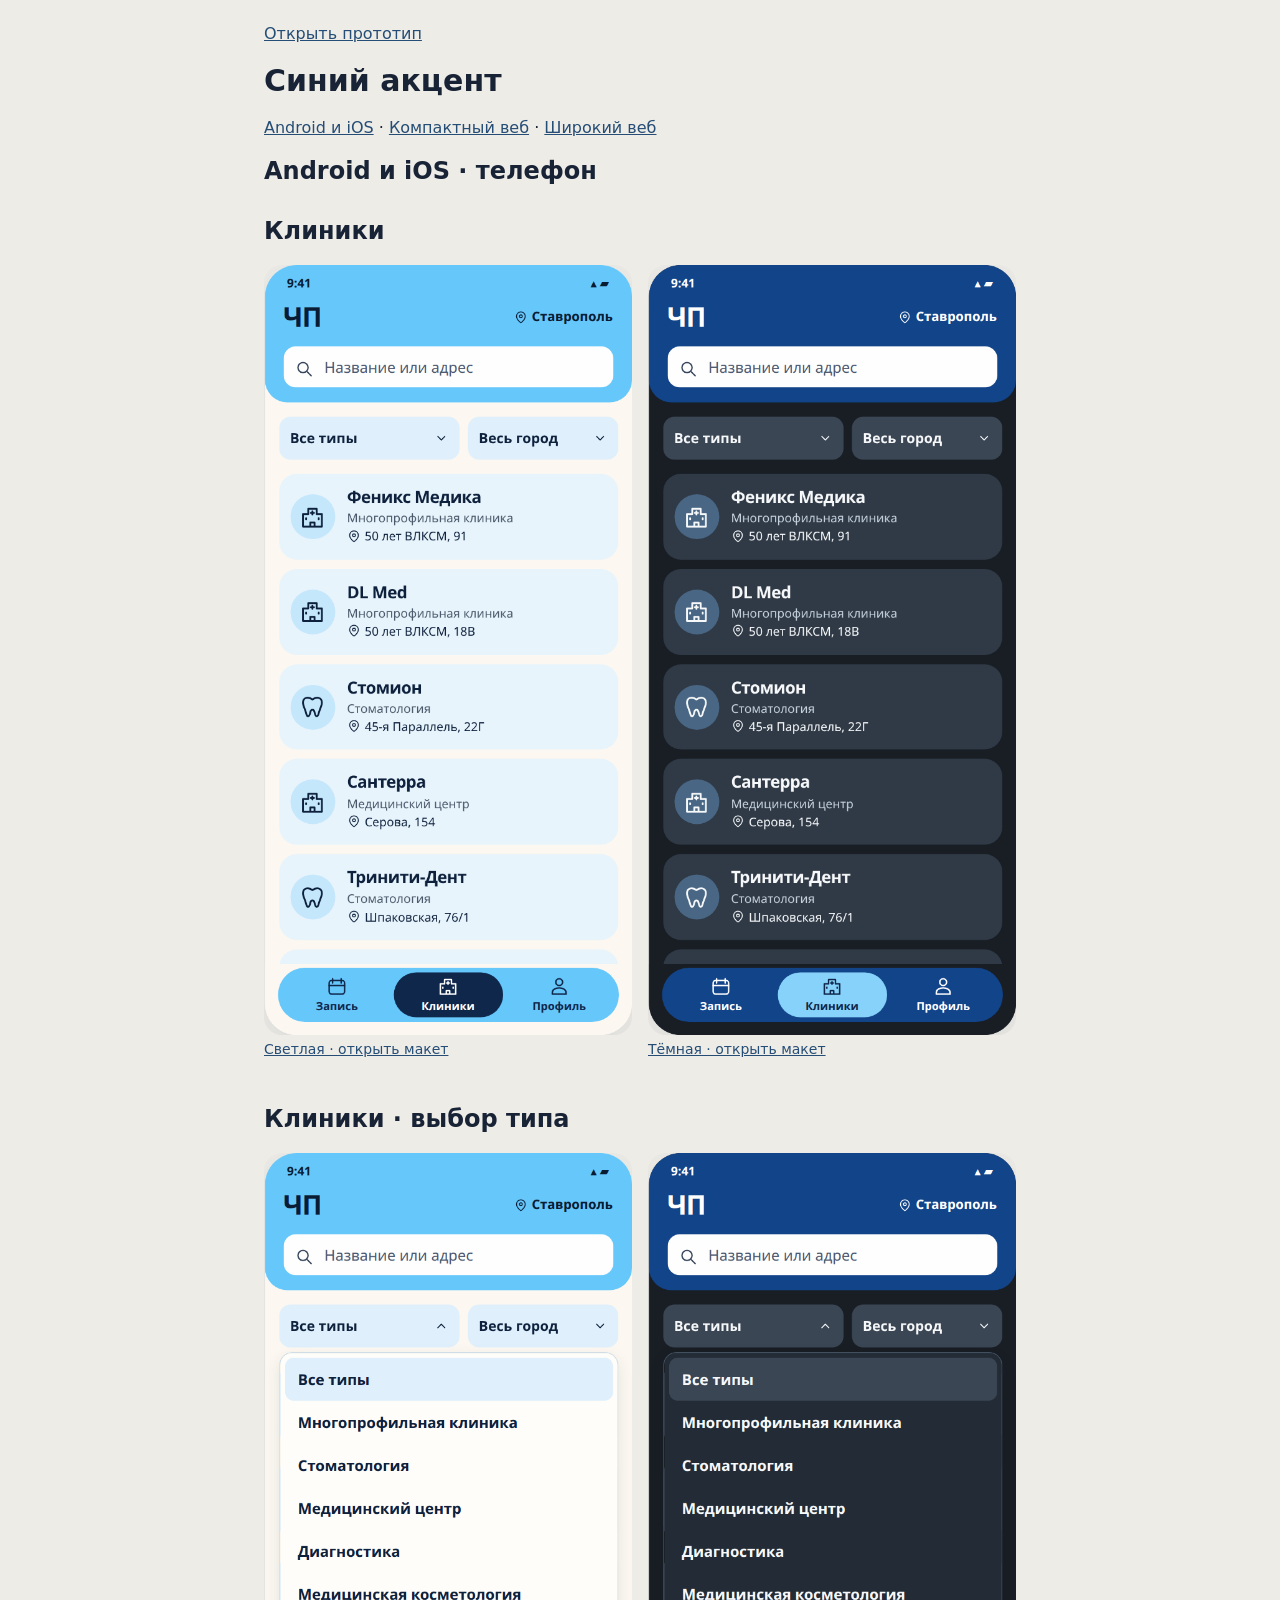
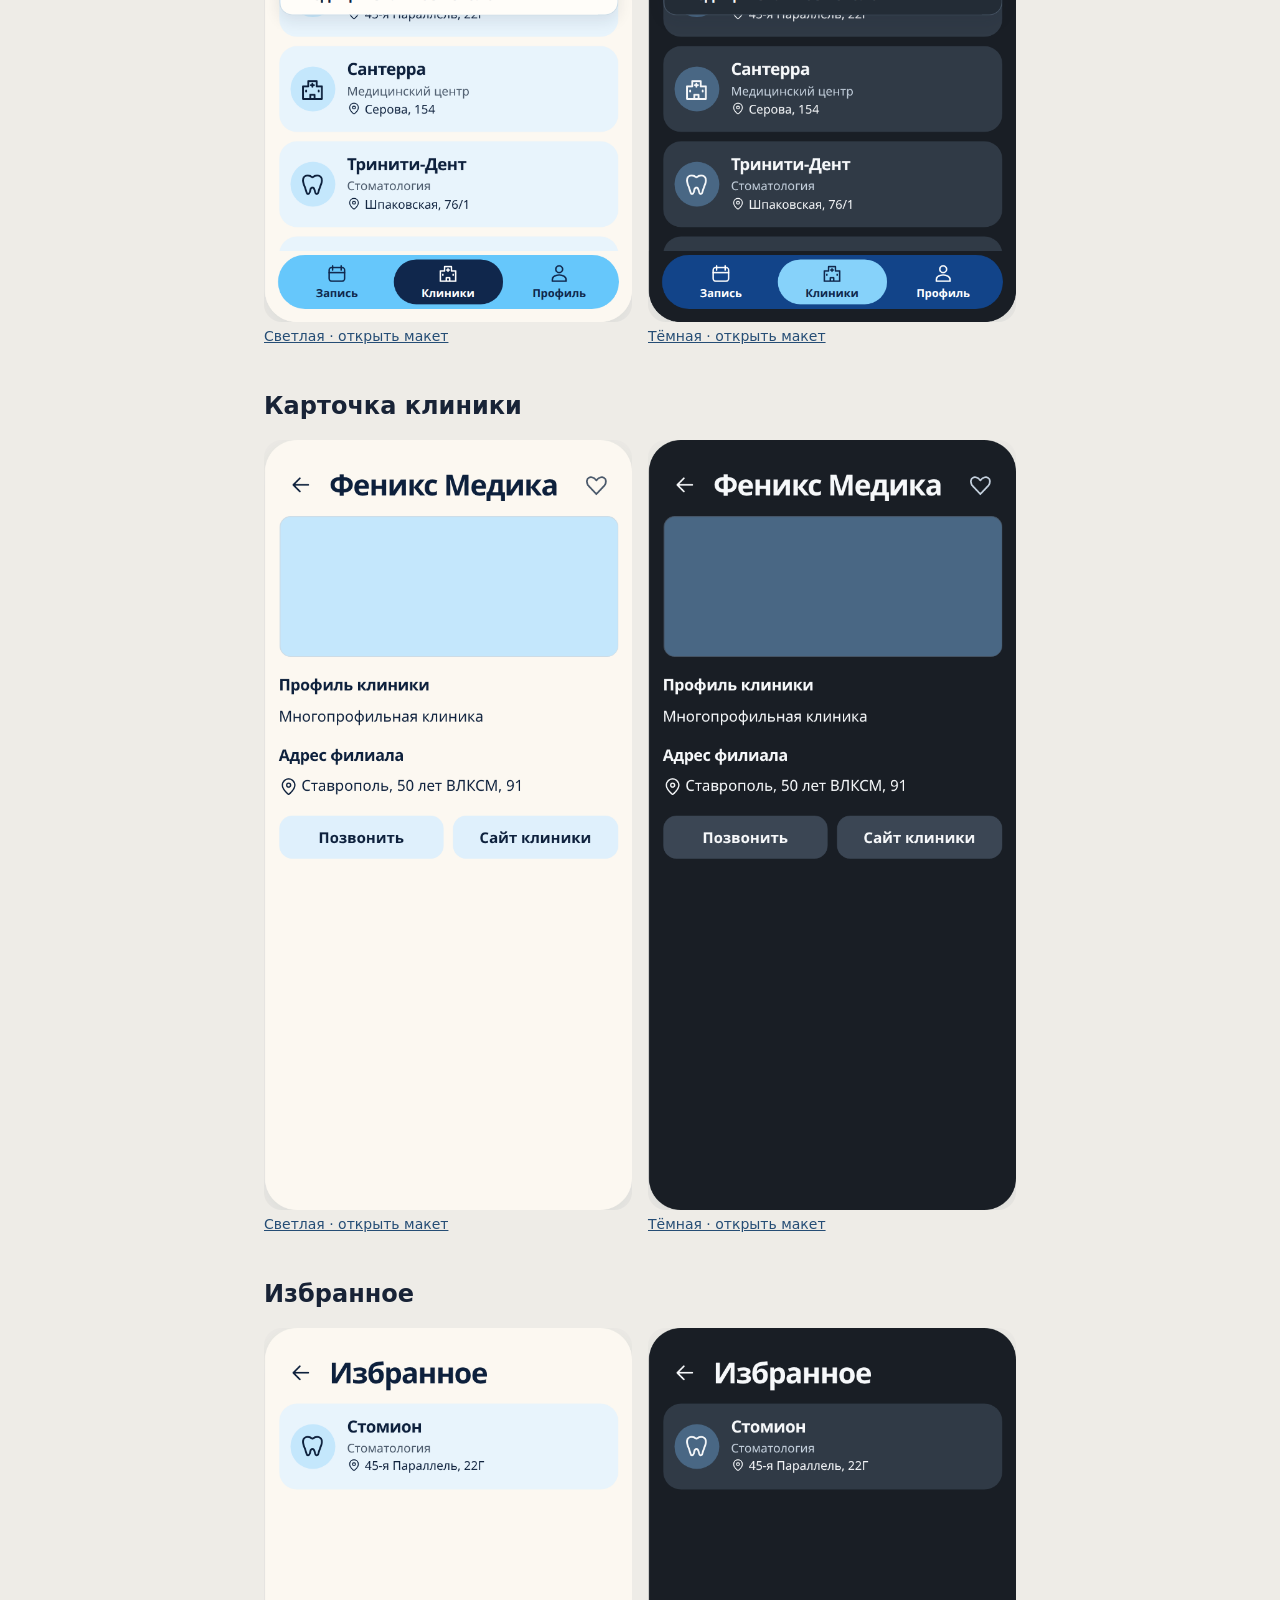
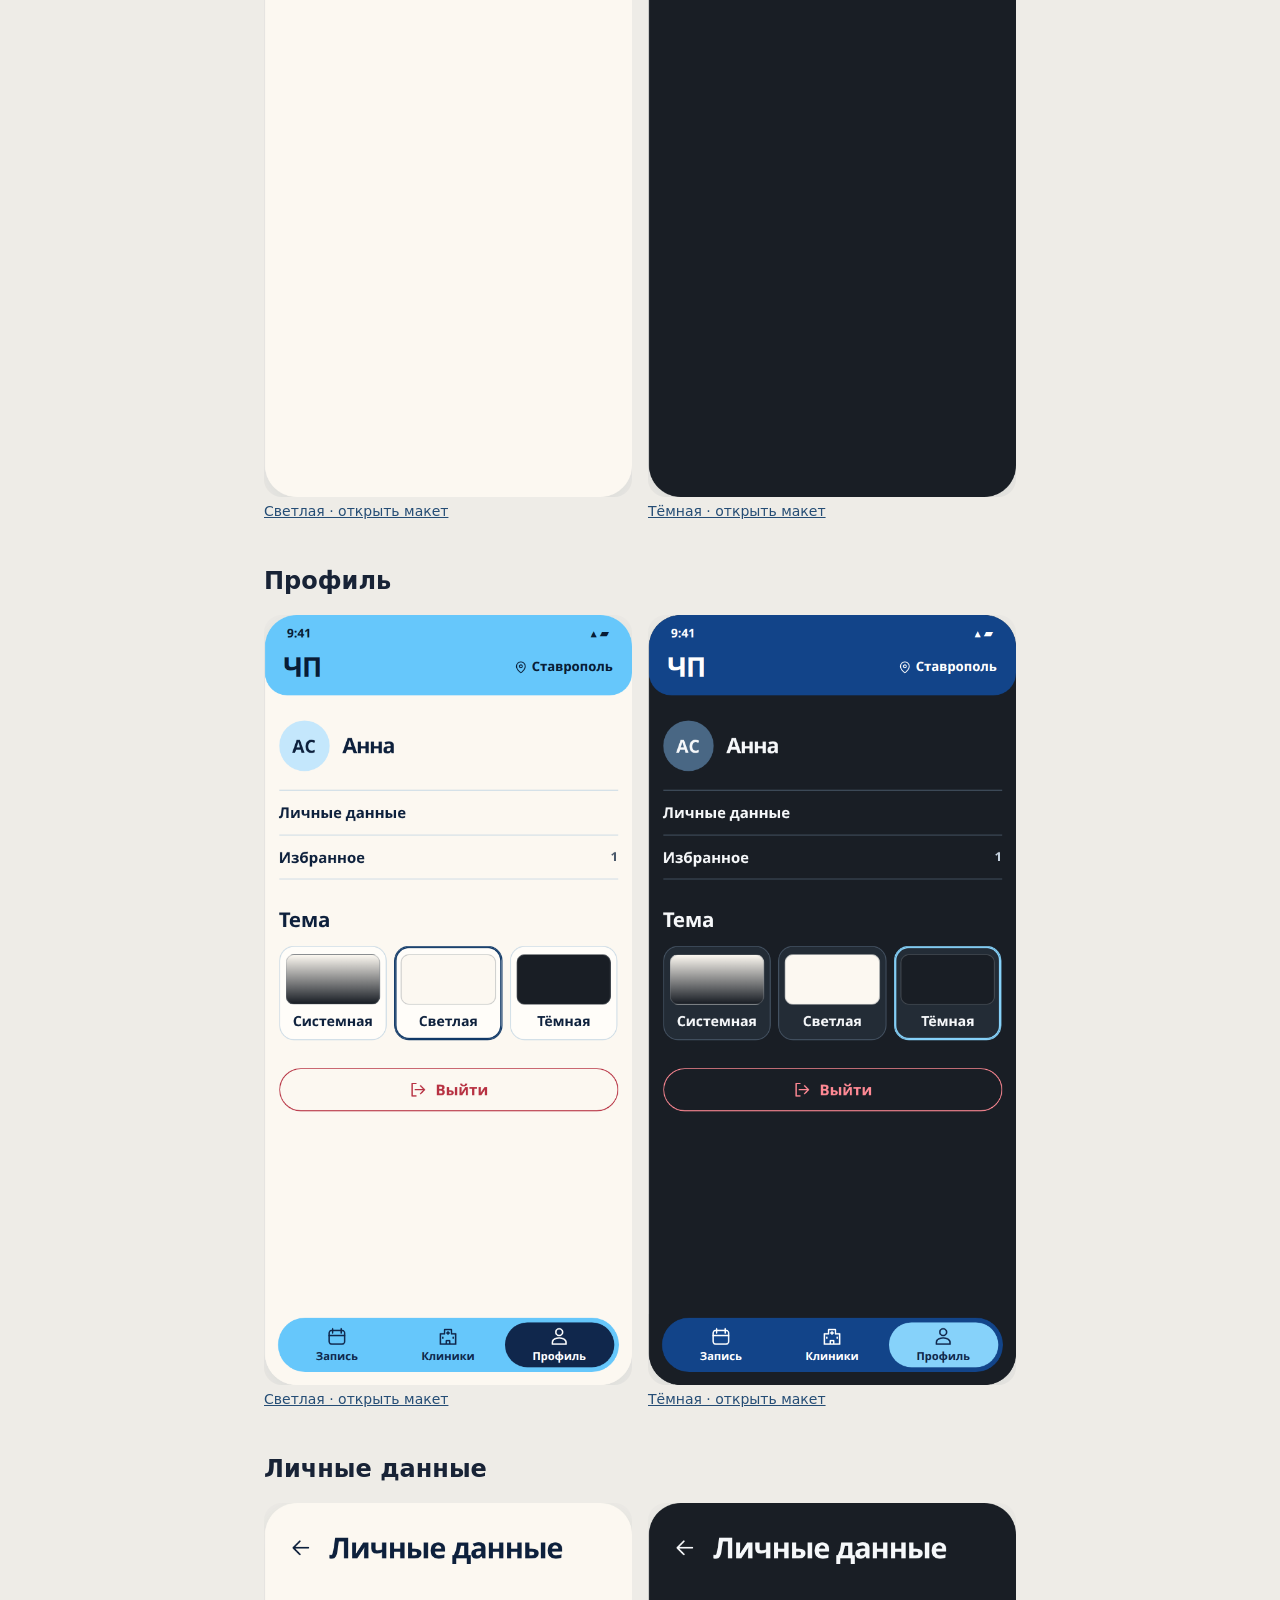
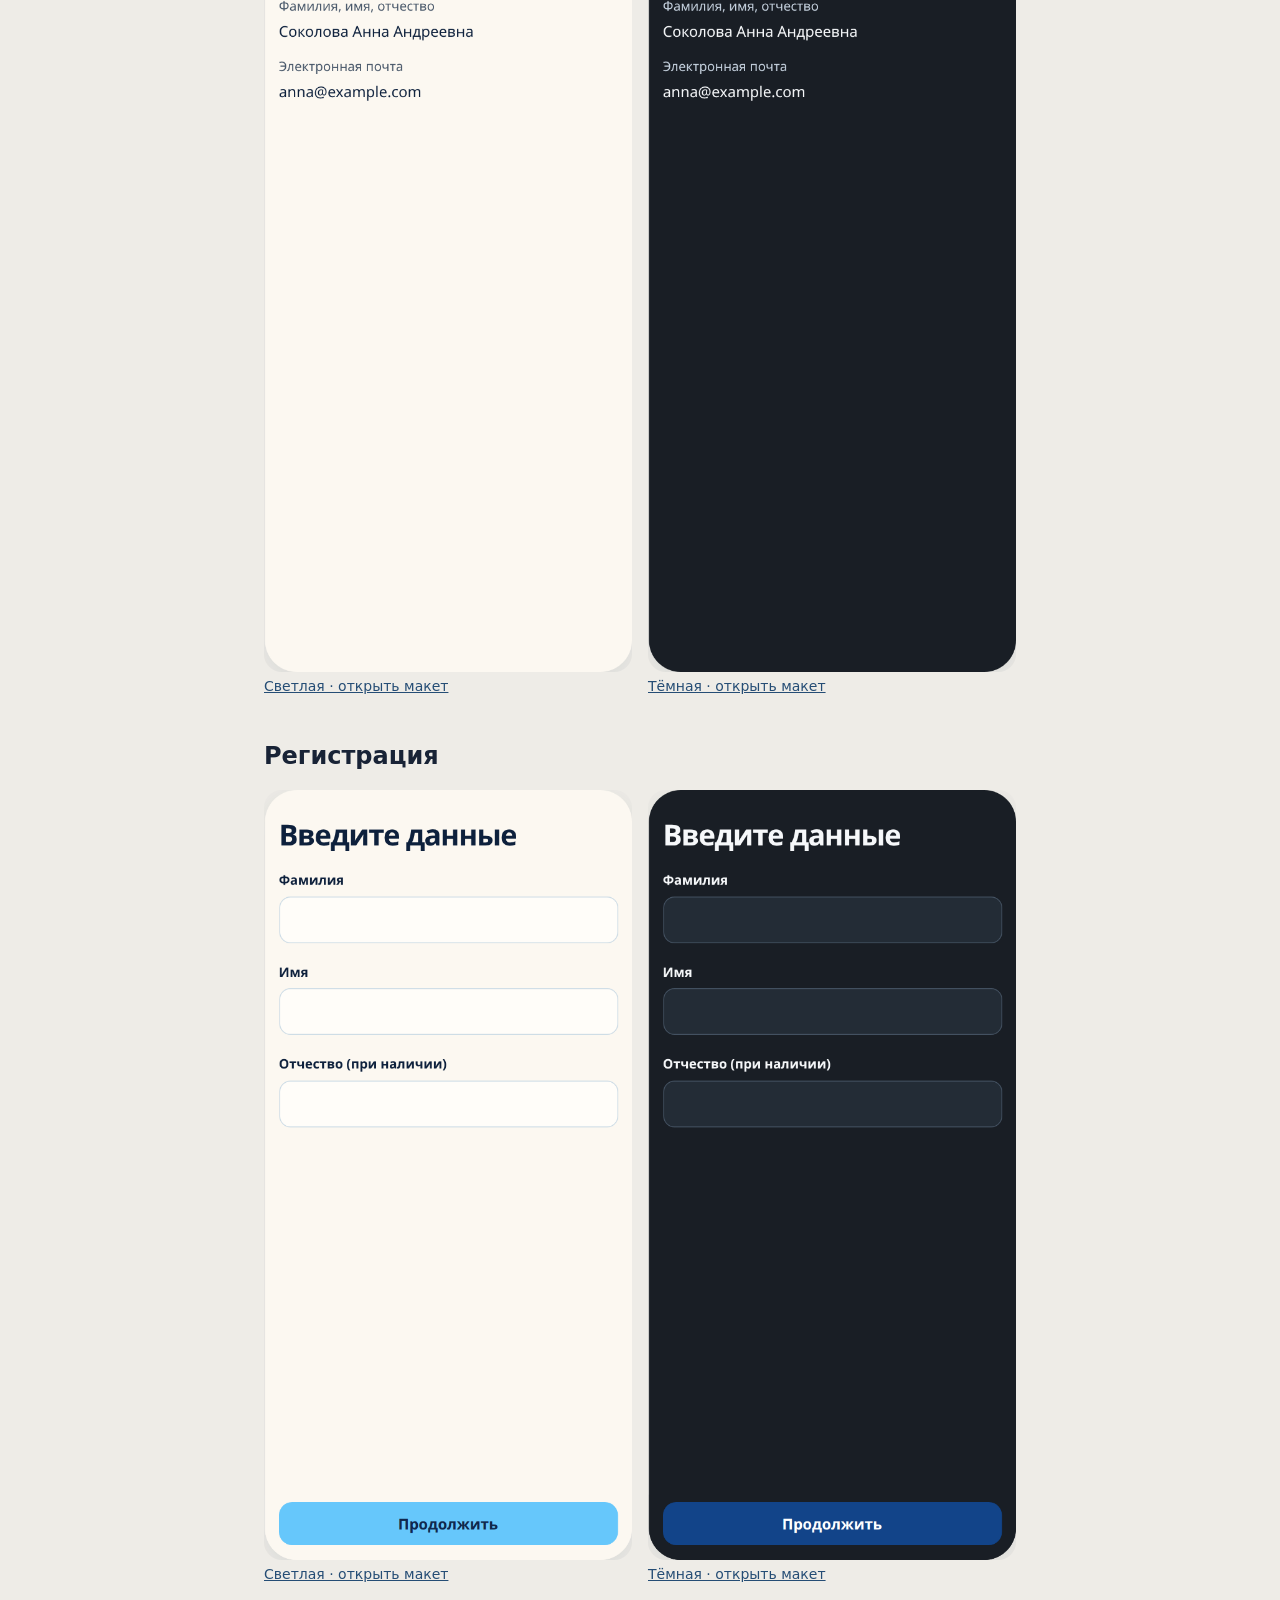
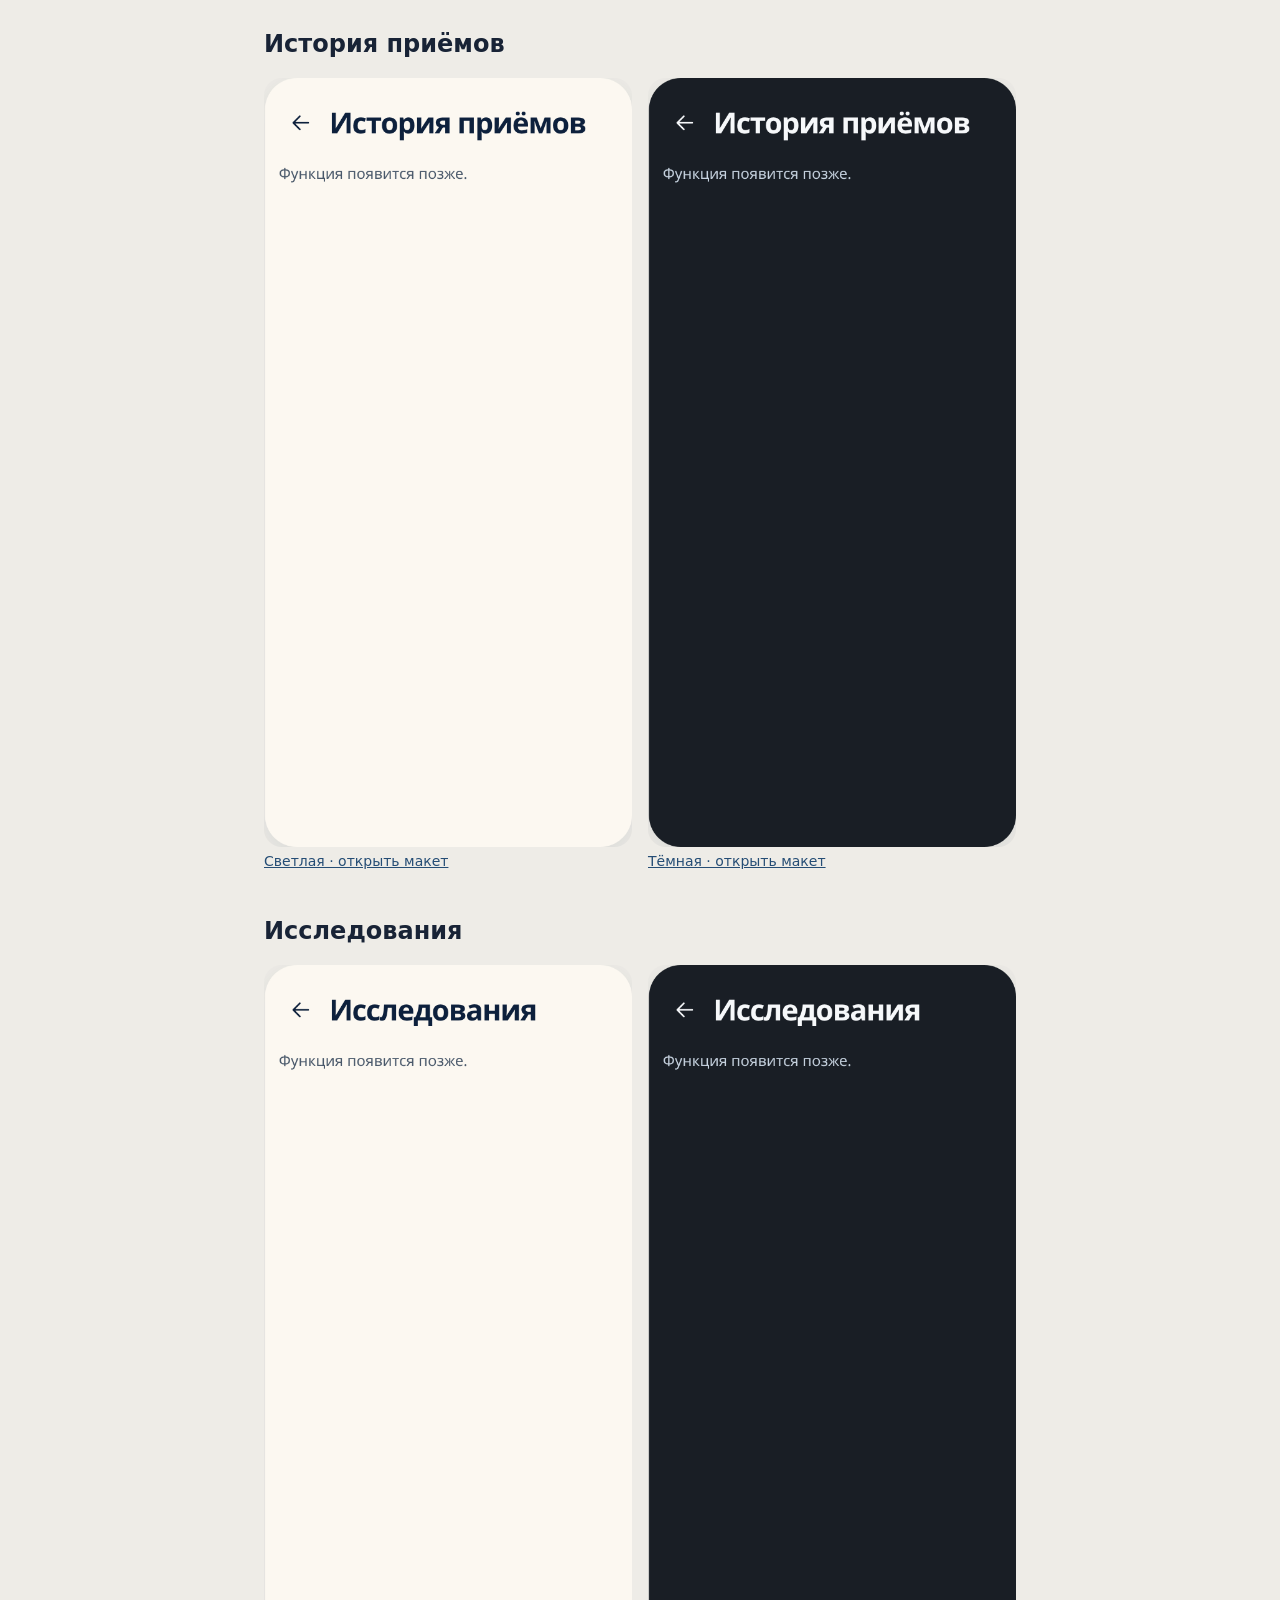
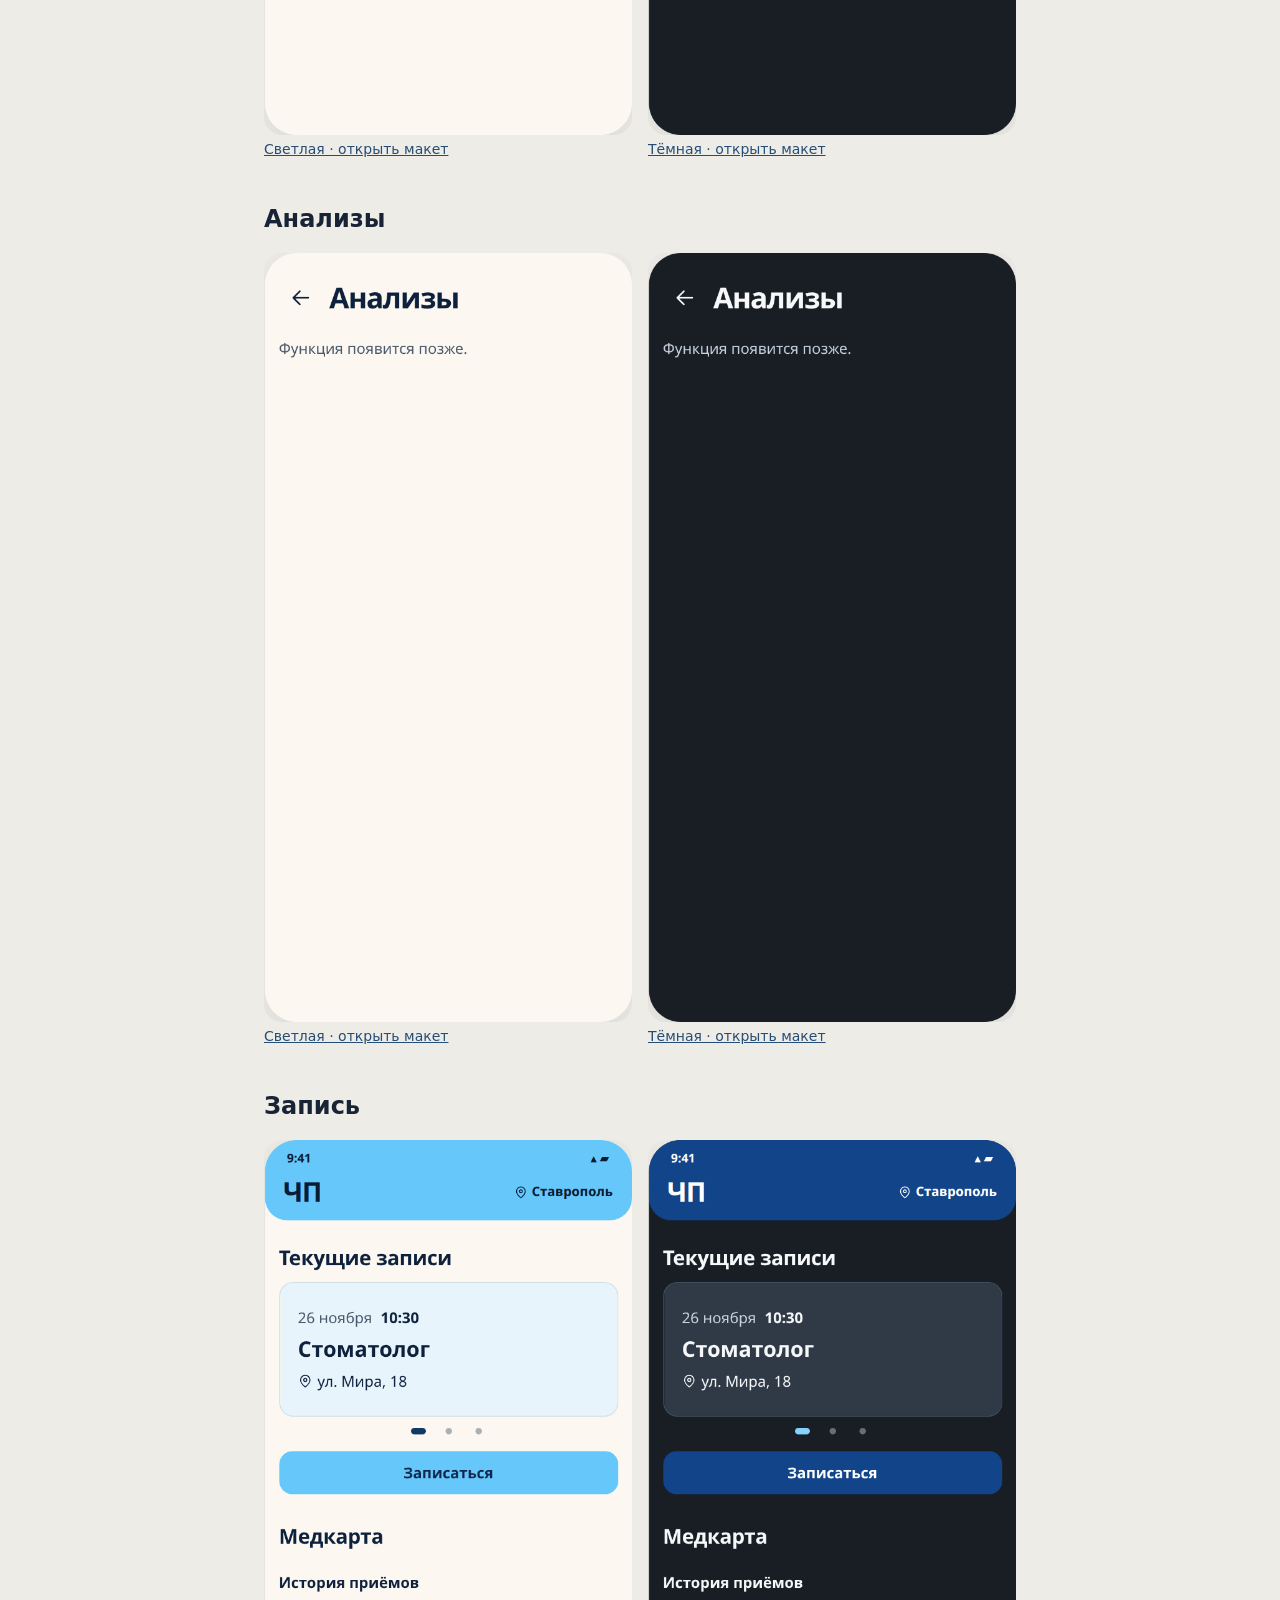
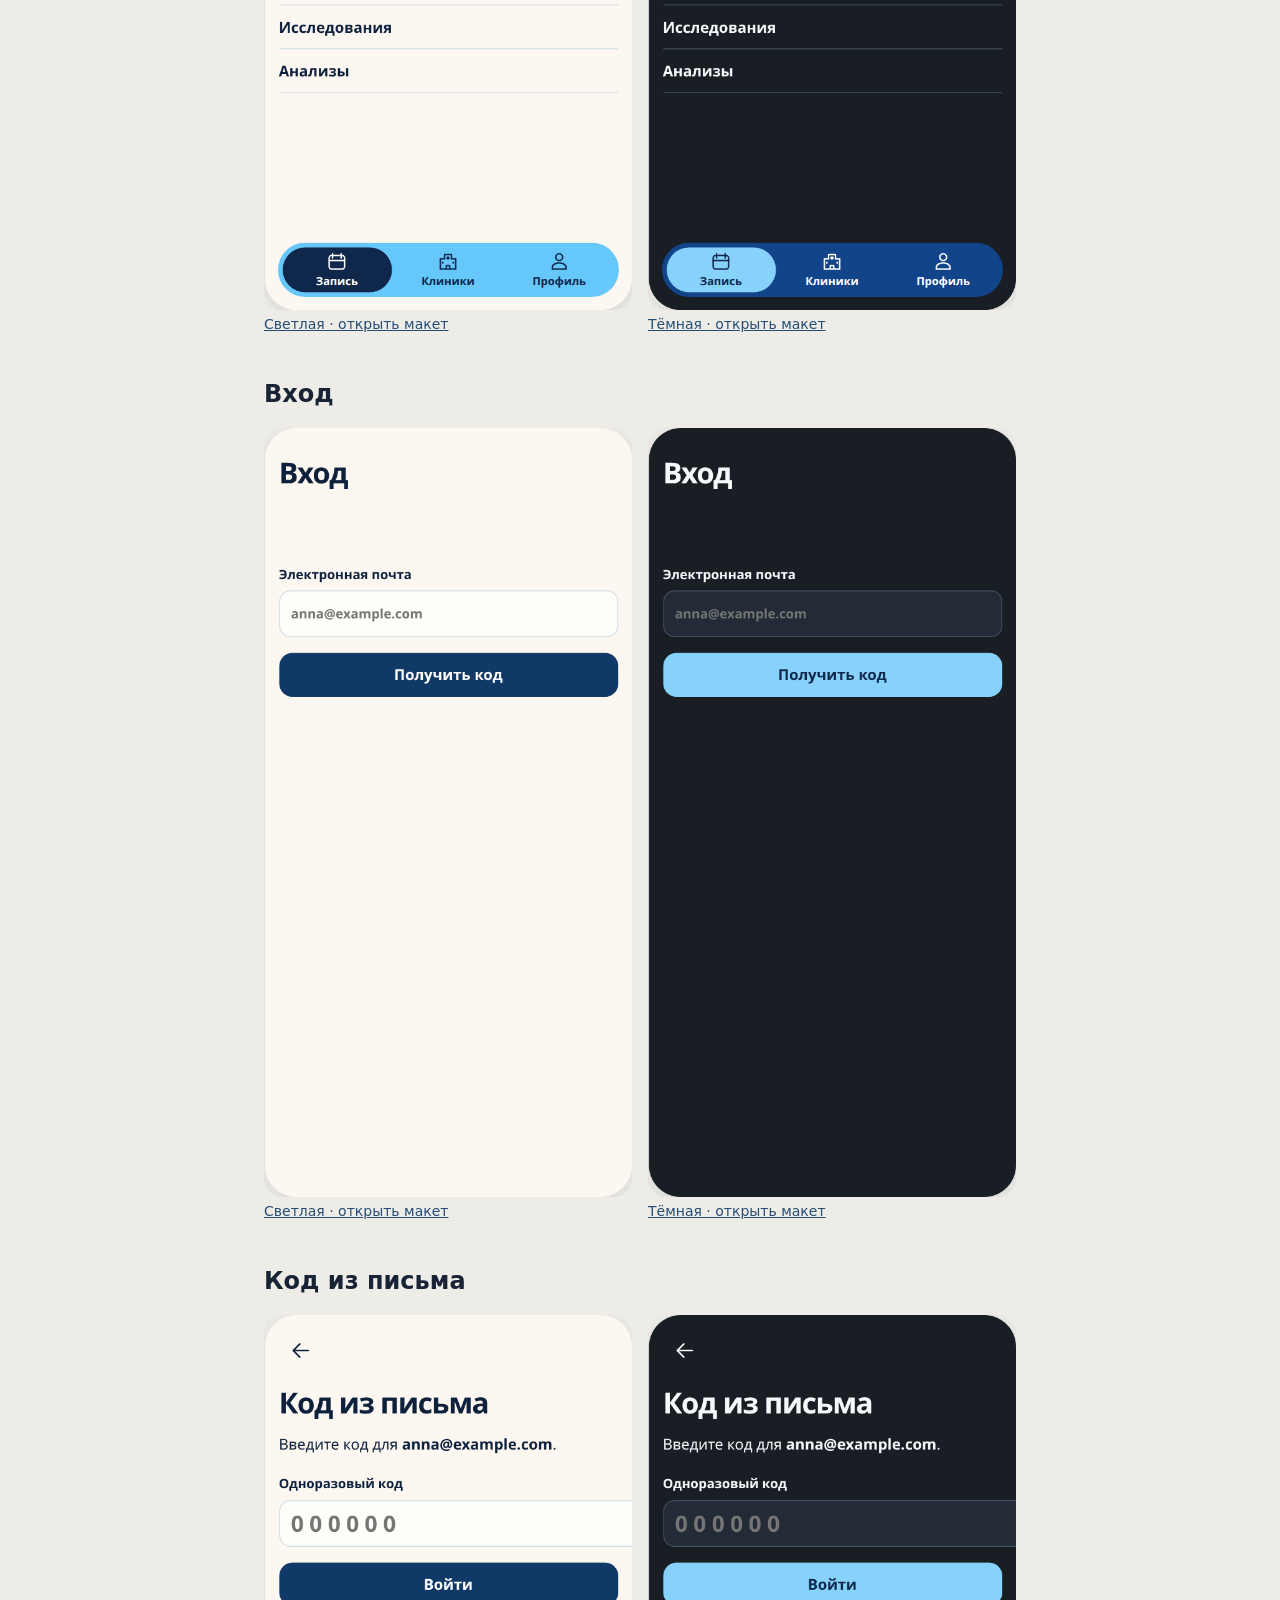
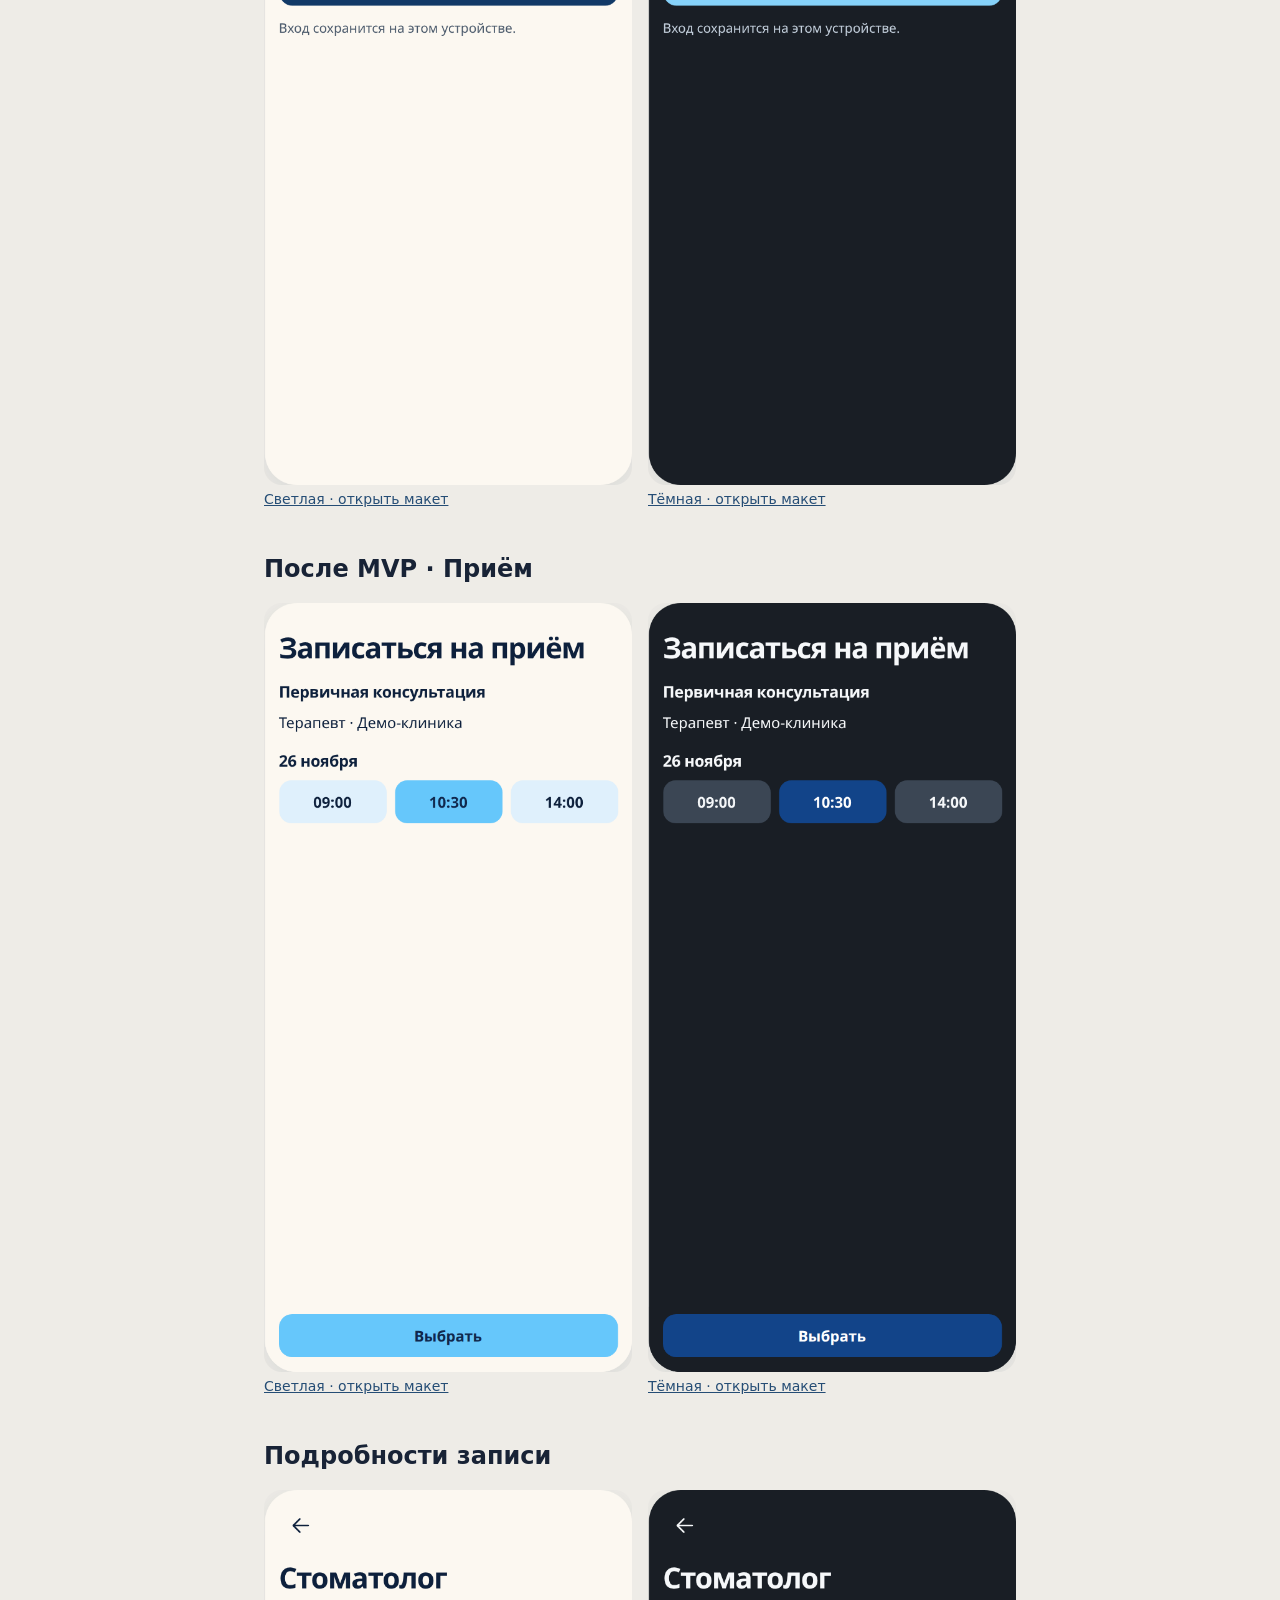
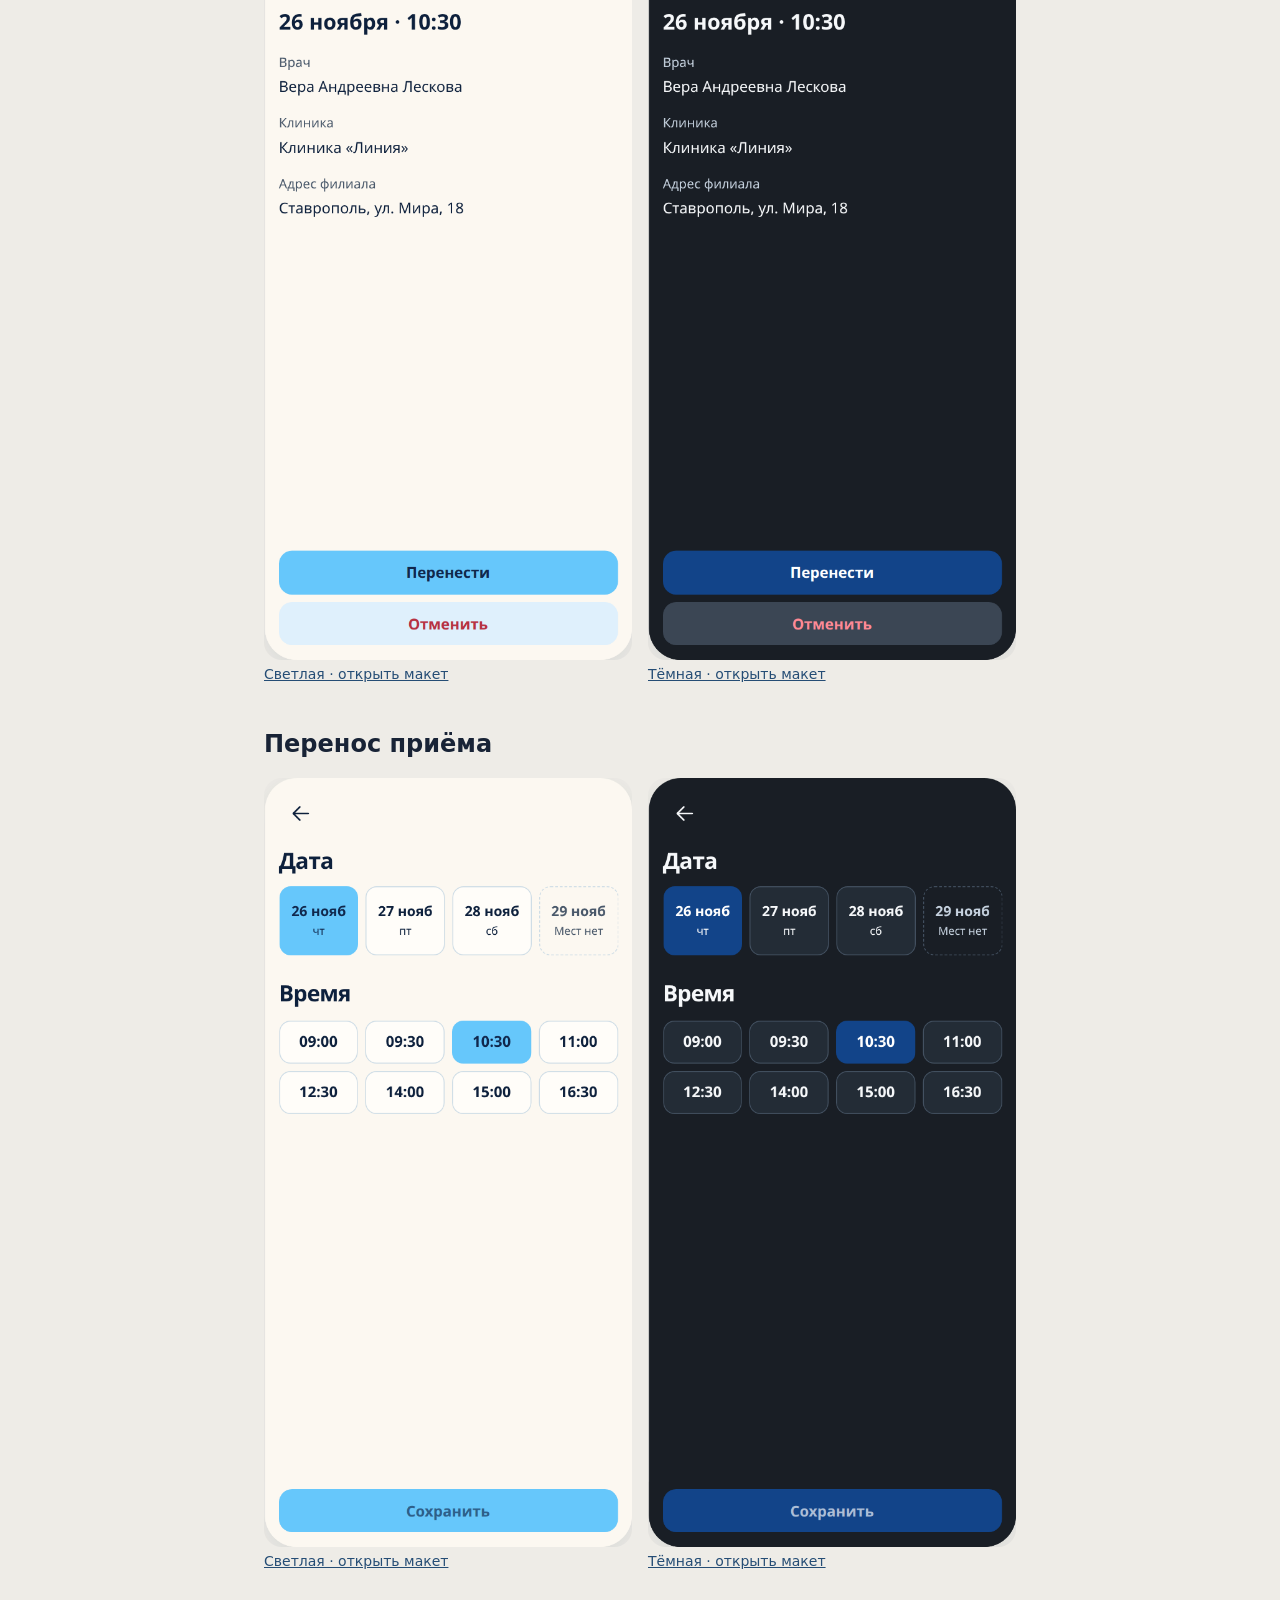
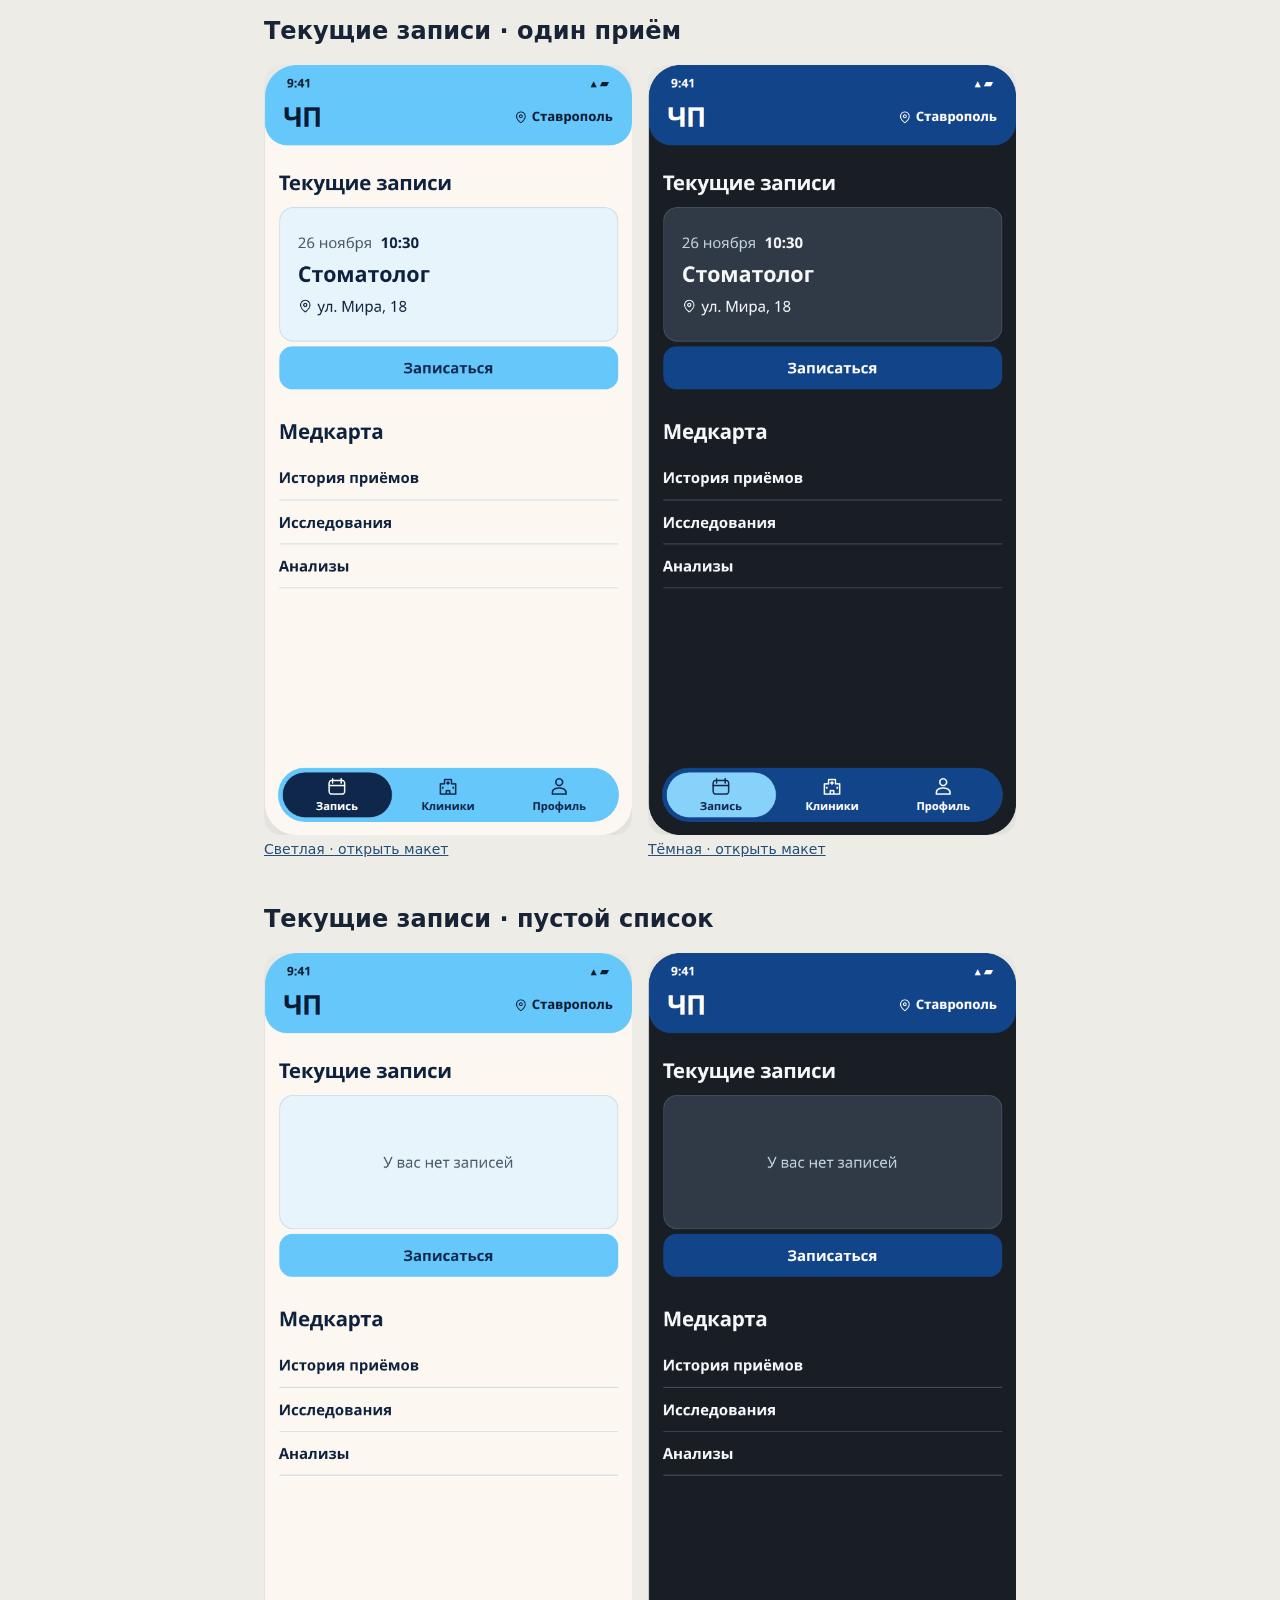
<file: output/design/blue-accent/overview.html>
<!doctype html><html lang="ru"><meta charset="utf-8"><meta name="viewport" content="width=device-width,initial-scale=1"><title>Синий акцент · Экраны</title><style>*{box-sizing:border-box}body{margin:0;background:#eeece7;color:#182336;font:16px system-ui}main{max-width:780px;margin:auto;padding:24px 14px}h1{font-size:30px}section{margin:32px 0 48px}section div{display:grid;grid-template-columns:1fr 1fr;gap:16px}figure{margin:0}img{display:block;width:100%;border-radius:18px}figcaption{margin-top:6px;font-size:14px}a{color:#254d75}</style><main><a href="index.html">Открыть прототип</a><h1>Синий акцент</h1><a href="#mobile">Android и iOS</a> · <a href="#compact-web">Компактный веб</a> · <a href="#wide">Широкий веб</a><h2 id="mobile">Android и iOS · телефон</h2><section><h2>Клиники</h2><div><figure><a href="screens/catalog-light.png"><img src="screens/catalog-light.png" loading="lazy" alt="Клиники · Светлая"></a><figcaption><a href="index.html?screen=catalog&amp;platform=mobile&amp;layout=phone&amp;theme=light">Светлая · открыть макет</a></figcaption></figure><figure><a href="screens/catalog-dark.png"><img src="screens/catalog-dark.png" loading="lazy" alt="Клиники · Тёмная"></a><figcaption><a href="index.html?screen=catalog&amp;platform=mobile&amp;layout=phone&amp;theme=dark">Тёмная · открыть макет</a></figcaption></figure></div></section><section><h2>Клиники · выбор типа</h2><div><figure><a href="screens/catalog-types-light.png"><img src="screens/catalog-types-light.png" loading="lazy" alt="Клиники · выбор типа · Светлая"></a><figcaption><a href="index.html?screen=catalog&amp;menu=type&amp;platform=mobile&amp;layout=phone&amp;theme=light">Светлая · открыть макет</a></figcaption></figure><figure><a href="screens/catalog-types-dark.png"><img src="screens/catalog-types-dark.png" loading="lazy" alt="Клиники · выбор типа · Тёмная"></a><figcaption><a href="index.html?screen=catalog&amp;menu=type&amp;platform=mobile&amp;layout=phone&amp;theme=dark">Тёмная · открыть макет</a></figcaption></figure></div></section><section><h2>Карточка клиники</h2><div><figure><a href="screens/detail-light.png"><img src="screens/detail-light.png" loading="lazy" alt="Карточка клиники · Светлая"></a><figcaption><a href="index.html?screen=detail&amp;platform=mobile&amp;layout=phone&amp;theme=light">Светлая · открыть макет</a></figcaption></figure><figure><a href="screens/detail-dark.png"><img src="screens/detail-dark.png" loading="lazy" alt="Карточка клиники · Тёмная"></a><figcaption><a href="index.html?screen=detail&amp;platform=mobile&amp;layout=phone&amp;theme=dark">Тёмная · открыть макет</a></figcaption></figure></div></section><section><h2>Избранное</h2><div><figure><a href="screens/saved-light.png"><img src="screens/saved-light.png" loading="lazy" alt="Избранное · Светлая"></a><figcaption><a href="index.html?screen=saved&amp;platform=mobile&amp;layout=phone&amp;theme=light">Светлая · открыть макет</a></figcaption></figure><figure><a href="screens/saved-dark.png"><img src="screens/saved-dark.png" loading="lazy" alt="Избранное · Тёмная"></a><figcaption><a href="index.html?screen=saved&amp;platform=mobile&amp;layout=phone&amp;theme=dark">Тёмная · открыть макет</a></figcaption></figure></div></section><section><h2>Профиль</h2><div><figure><a href="screens/profile-light.png"><img src="screens/profile-light.png" loading="lazy" alt="Профиль · Светлая"></a><figcaption><a href="index.html?screen=profile&amp;platform=mobile&amp;layout=phone&amp;theme=light">Светлая · открыть макет</a></figcaption></figure><figure><a href="screens/profile-dark.png"><img src="screens/profile-dark.png" loading="lazy" alt="Профиль · Тёмная"></a><figcaption><a href="index.html?screen=profile&amp;platform=mobile&amp;layout=phone&amp;theme=dark">Тёмная · открыть макет</a></figcaption></figure></div></section><section><h2>Личные данные</h2><div><figure><a href="screens/personal-light.png"><img src="screens/personal-light.png" loading="lazy" alt="Личные данные · Светлая"></a><figcaption><a href="index.html?screen=personal&amp;platform=mobile&amp;layout=phone&amp;theme=light">Светлая · открыть макет</a></figcaption></figure><figure><a href="screens/personal-dark.png"><img src="screens/personal-dark.png" loading="lazy" alt="Личные данные · Тёмная"></a><figcaption><a href="index.html?screen=personal&amp;platform=mobile&amp;layout=phone&amp;theme=dark">Тёмная · открыть макет</a></figcaption></figure></div></section><section><h2>Регистрация</h2><div><figure><a href="screens/registration-light.png"><img src="screens/registration-light.png" loading="lazy" alt="Регистрация · Светлая"></a><figcaption><a href="index.html?screen=registration&amp;platform=mobile&amp;layout=phone&amp;theme=light">Светлая · открыть макет</a></figcaption></figure><figure><a href="screens/registration-dark.png"><img src="screens/registration-dark.png" loading="lazy" alt="Регистрация · Тёмная"></a><figcaption><a href="index.html?screen=registration&amp;platform=mobile&amp;layout=phone&amp;theme=dark">Тёмная · открыть макет</a></figcaption></figure></div></section><section><h2>История приёмов</h2><div><figure><a href="screens/history-light.png"><img src="screens/history-light.png" loading="lazy" alt="История приёмов · Светлая"></a><figcaption><a href="index.html?screen=history&amp;platform=mobile&amp;layout=phone&amp;theme=light">Светлая · открыть макет</a></figcaption></figure><figure><a href="screens/history-dark.png"><img src="screens/history-dark.png" loading="lazy" alt="История приёмов · Тёмная"></a><figcaption><a href="index.html?screen=history&amp;platform=mobile&amp;layout=phone&amp;theme=dark">Тёмная · открыть макет</a></figcaption></figure></div></section><section><h2>Исследования</h2><div><figure><a href="screens/studies-light.png"><img src="screens/studies-light.png" loading="lazy" alt="Исследования · Светлая"></a><figcaption><a href="index.html?screen=studies&amp;platform=mobile&amp;layout=phone&amp;theme=light">Светлая · открыть макет</a></figcaption></figure><figure><a href="screens/studies-dark.png"><img src="screens/studies-dark.png" loading="lazy" alt="Исследования · Тёмная"></a><figcaption><a href="index.html?screen=studies&amp;platform=mobile&amp;layout=phone&amp;theme=dark">Тёмная · открыть макет</a></figcaption></figure></div></section><section><h2>Анализы</h2><div><figure><a href="screens/labs-light.png"><img src="screens/labs-light.png" loading="lazy" alt="Анализы · Светлая"></a><figcaption><a href="index.html?screen=labs&amp;platform=mobile&amp;layout=phone&amp;theme=light">Светлая · открыть макет</a></figcaption></figure><figure><a href="screens/labs-dark.png"><img src="screens/labs-dark.png" loading="lazy" alt="Анализы · Тёмная"></a><figcaption><a href="index.html?screen=labs&amp;platform=mobile&amp;layout=phone&amp;theme=dark">Тёмная · открыть макет</a></figcaption></figure></div></section><section><h2>Запись</h2><div><figure><a href="screens/booking-light.png"><img src="screens/booking-light.png" loading="lazy" alt="Запись · Светлая"></a><figcaption><a href="index.html?screen=booking&amp;example=multiple&amp;platform=mobile&amp;layout=phone&amp;theme=light">Светлая · открыть макет</a></figcaption></figure><figure><a href="screens/booking-dark.png"><img src="screens/booking-dark.png" loading="lazy" alt="Запись · Тёмная"></a><figcaption><a href="index.html?screen=booking&amp;example=multiple&amp;platform=mobile&amp;layout=phone&amp;theme=dark">Тёмная · открыть макет</a></figcaption></figure></div></section><section><h2>Вход</h2><div><figure><a href="screens/login-light.png"><img src="screens/login-light.png" loading="lazy" alt="Вход · Светлая"></a><figcaption><a href="index.html?screen=login&amp;platform=mobile&amp;layout=phone&amp;theme=light">Светлая · открыть макет</a></figcaption></figure><figure><a href="screens/login-dark.png"><img src="screens/login-dark.png" loading="lazy" alt="Вход · Тёмная"></a><figcaption><a href="index.html?screen=login&amp;platform=mobile&amp;layout=phone&amp;theme=dark">Тёмная · открыть макет</a></figcaption></figure></div></section><section><h2>Код из письма</h2><div><figure><a href="screens/code-light.png"><img src="screens/code-light.png" loading="lazy" alt="Код из письма · Светлая"></a><figcaption><a href="index.html?screen=code&amp;platform=mobile&amp;layout=phone&amp;theme=light">Светлая · открыть макет</a></figcaption></figure><figure><a href="screens/code-dark.png"><img src="screens/code-dark.png" loading="lazy" alt="Код из письма · Тёмная"></a><figcaption><a href="index.html?screen=code&amp;platform=mobile&amp;layout=phone&amp;theme=dark">Тёмная · открыть макет</a></figcaption></figure></div></section><section><h2>После MVP · Приём</h2><div><figure><a href="screens/slot-light.png"><img src="screens/slot-light.png" loading="lazy" alt="После MVP · Приём · Светлая"></a><figcaption><a href="index.html?screen=slot&amp;platform=mobile&amp;layout=phone&amp;theme=light">Светлая · открыть макет</a></figcaption></figure><figure><a href="screens/slot-dark.png"><img src="screens/slot-dark.png" loading="lazy" alt="После MVP · Приём · Тёмная"></a><figcaption><a href="index.html?screen=slot&amp;platform=mobile&amp;layout=phone&amp;theme=dark">Тёмная · открыть макет</a></figcaption></figure></div></section><section><h2>Подробности записи</h2><div><figure><a href="screens/confirmed-light.png"><img src="screens/confirmed-light.png" loading="lazy" alt="Подробности записи · Светлая"></a><figcaption><a href="index.html?screen=confirmed&amp;platform=mobile&amp;layout=phone&amp;theme=light">Светлая · открыть макет</a></figcaption></figure><figure><a href="screens/confirmed-dark.png"><img src="screens/confirmed-dark.png" loading="lazy" alt="Подробности записи · Тёмная"></a><figcaption><a href="index.html?screen=confirmed&amp;platform=mobile&amp;layout=phone&amp;theme=dark">Тёмная · открыть макет</a></figcaption></figure></div></section><section><h2>Перенос приёма</h2><div><figure><a href="screens/reschedule-light.png"><img src="screens/reschedule-light.png" loading="lazy" alt="Перенос приёма · Светлая"></a><figcaption><a href="index.html?screen=reschedule&amp;platform=mobile&amp;layout=phone&amp;theme=light">Светлая · открыть макет</a></figcaption></figure><figure><a href="screens/reschedule-dark.png"><img src="screens/reschedule-dark.png" loading="lazy" alt="Перенос приёма · Тёмная"></a><figcaption><a href="index.html?screen=reschedule&amp;platform=mobile&amp;layout=phone&amp;theme=dark">Тёмная · открыть макет</a></figcaption></figure></div></section><section><h2>Текущие записи · один приём</h2><div><figure><a href="screens/booking-upcoming-light.png"><img src="screens/booking-upcoming-light.png" loading="lazy" alt="Текущие записи · один приём · Светлая"></a><figcaption><a href="index.html?screen=booking&amp;example=upcoming&amp;platform=mobile&amp;layout=phone&amp;theme=light">Светлая · открыть макет</a></figcaption></figure><figure><a href="screens/booking-upcoming-dark.png"><img src="screens/booking-upcoming-dark.png" loading="lazy" alt="Текущие записи · один приём · Тёмная"></a><figcaption><a href="index.html?screen=booking&amp;example=upcoming&amp;platform=mobile&amp;layout=phone&amp;theme=dark">Тёмная · открыть макет</a></figcaption></figure></div></section><section><h2>Текущие записи · пустой список</h2><div><figure><a href="screens/booking-empty-light.png"><img src="screens/booking-empty-light.png" loading="lazy" alt="Текущие записи · пустой список · Светлая"></a><figcaption><a href="index.html?screen=booking&amp;example=empty&amp;platform=mobile&amp;layout=phone&amp;theme=light">Светлая · открыть макет</a></figcaption></figure><figure><a href="screens/booking-empty-dark.png"><img src="screens/booking-empty-dark.png" loading="lazy" alt="Текущие записи · пустой список · Тёмная"></a><figcaption><a href="index.html?screen=booking&amp;example=empty&amp;platform=mobile&amp;layout=phone&amp;theme=dark">Тёмная · открыть макет</a></figcaption></figure></div></section><section><h2>Подтверждение отмены</h2><div><figure><a href="screens/cancel-light.png"><img src="screens/cancel-light.png" loading="lazy" alt="Подтверждение отмены · Светлая"></a><figcaption><a href="index.html?screen=cancel&amp;platform=mobile&amp;layout=phone&amp;theme=light">Светлая · открыть макет</a></figcaption></figure><figure><a href="screens/cancel-dark.png"><img src="screens/cancel-dark.png" loading="lazy" alt="Подтверждение отмены · Тёмная"></a><figcaption><a href="index.html?screen=cancel&amp;platform=mobile&amp;layout=phone&amp;theme=dark">Тёмная · открыть макет</a></figcaption></figure></div></section><section><h2>Диалог · функция сейчас недоступна</h2><div><figure><a href="screens/unavailable-light.png"><img src="screens/unavailable-light.png" loading="lazy" alt="Диалог · функция сейчас недоступна · Светлая"></a><figcaption><a href="index.html?screen=unavailable&amp;platform=mobile&amp;layout=phone&amp;theme=light">Светлая · открыть макет</a></figcaption></figure><figure><a href="screens/unavailable-dark.png"><img src="screens/unavailable-dark.png" loading="lazy" alt="Диалог · функция сейчас недоступна · Тёмная"></a><figcaption><a href="index.html?screen=unavailable&amp;platform=mobile&amp;layout=phone&amp;theme=dark">Тёмная · открыть макет</a></figcaption></figure></div></section><h2 id="compact-web">Компактный веб</h2><section><h2>Клиники</h2><div><figure><a href="screens/compact-web-catalog-light.png"><img src="screens/compact-web-catalog-light.png" loading="lazy" alt="Клиники · Светлая"></a><figcaption><a href="index.html?screen=catalog&amp;platform=web&amp;layout=phone&amp;theme=light">Светлая · открыть макет</a></figcaption></figure><figure><a href="screens/compact-web-catalog-dark.png"><img src="screens/compact-web-catalog-dark.png" loading="lazy" alt="Клиники · Тёмная"></a><figcaption><a href="index.html?screen=catalog&amp;platform=web&amp;layout=phone&amp;theme=dark">Тёмная · открыть макет</a></figcaption></figure></div></section><section><h2>Профиль</h2><div><figure><a href="screens/compact-web-profile-light.png"><img src="screens/compact-web-profile-light.png" loading="lazy" alt="Профиль · Светлая"></a><figcaption><a href="index.html?screen=profile&amp;platform=web&amp;layout=phone&amp;theme=light">Светлая · открыть макет</a></figcaption></figure><figure><a href="screens/compact-web-profile-dark.png"><img src="screens/compact-web-profile-dark.png" loading="lazy" alt="Профиль · Тёмная"></a><figcaption><a href="index.html?screen=profile&amp;platform=web&amp;layout=phone&amp;theme=dark">Тёмная · открыть макет</a></figcaption></figure></div></section><section><h2>Текущие записи · пустой список</h2><div><figure><a href="screens/compact-web-booking-empty-light.png"><img src="screens/compact-web-booking-empty-light.png" loading="lazy" alt="Текущие записи · пустой список · Светлая"></a><figcaption><a href="index.html?screen=booking&amp;example=empty&amp;platform=web&amp;layout=phone&amp;theme=light">Светлая · открыть макет</a></figcaption></figure><figure><a href="screens/compact-web-booking-empty-dark.png"><img src="screens/compact-web-booking-empty-dark.png" loading="lazy" alt="Текущие записи · пустой список · Тёмная"></a><figcaption><a href="index.html?screen=booking&amp;example=empty&amp;platform=web&amp;layout=phone&amp;theme=dark">Тёмная · открыть макет</a></figcaption></figure></div></section><section><h2>Диалог · функция сейчас недоступна</h2><div><figure><a href="screens/compact-web-unavailable-light.png"><img src="screens/compact-web-unavailable-light.png" loading="lazy" alt="Диалог · функция сейчас недоступна · Светлая"></a><figcaption><a href="index.html?screen=unavailable&amp;platform=web&amp;layout=phone&amp;theme=light">Светлая · открыть макет</a></figcaption></figure><figure><a href="screens/compact-web-unavailable-dark.png"><img src="screens/compact-web-unavailable-dark.png" loading="lazy" alt="Диалог · функция сейчас недоступна · Тёмная"></a><figcaption><a href="index.html?screen=unavailable&amp;platform=web&amp;layout=phone&amp;theme=dark">Тёмная · открыть макет</a></figcaption></figure></div></section><h2 id="wide">Широкий веб</h2><section><h2>Клиники</h2><div><figure><a href="screens/wide-catalog-light.png"><img src="screens/wide-catalog-light.png" loading="lazy" alt="Клиники · Светлая"></a><figcaption><a href="index.html?screen=catalog&amp;platform=web&amp;theme=light">Светлая · открыть макет</a></figcaption></figure><figure><a href="screens/wide-catalog-dark.png"><img src="screens/wide-catalog-dark.png" loading="lazy" alt="Клиники · Тёмная"></a><figcaption><a href="index.html?screen=catalog&amp;platform=web&amp;theme=dark">Тёмная · открыть макет</a></figcaption></figure></div></section><section><h2>Карточка клиники</h2><div><figure><a href="screens/wide-detail-light.png"><img src="screens/wide-detail-light.png" loading="lazy" alt="Карточка клиники · Светлая"></a><figcaption><a href="index.html?screen=detail&amp;platform=web&amp;theme=light">Светлая · открыть макет</a></figcaption></figure><figure><a href="screens/wide-detail-dark.png"><img src="screens/wide-detail-dark.png" loading="lazy" alt="Карточка клиники · Тёмная"></a><figcaption><a href="index.html?screen=detail&amp;platform=web&amp;theme=dark">Тёмная · открыть макет</a></figcaption></figure></div></section><section><h2>Избранное</h2><div><figure><a href="screens/wide-saved-light.png"><img src="screens/wide-saved-light.png" loading="lazy" alt="Избранное · Светлая"></a><figcaption><a href="index.html?screen=saved&amp;platform=web&amp;theme=light">Светлая · открыть макет</a></figcaption></figure><figure><a href="screens/wide-saved-dark.png"><img src="screens/wide-saved-dark.png" loading="lazy" alt="Избранное · Тёмная"></a><figcaption><a href="index.html?screen=saved&amp;platform=web&amp;theme=dark">Тёмная · открыть макет</a></figcaption></figure></div></section><section><h2>Профиль</h2><div><figure><a href="screens/wide-profile-light.png"><img src="screens/wide-profile-light.png" loading="lazy" alt="Профиль · Светлая"></a><figcaption><a href="index.html?screen=profile&amp;platform=web&amp;theme=light">Светлая · открыть макет</a></figcaption></figure><figure><a href="screens/wide-profile-dark.png"><img src="screens/wide-profile-dark.png" loading="lazy" alt="Профиль · Тёмная"></a><figcaption><a href="index.html?screen=profile&amp;platform=web&amp;theme=dark">Тёмная · открыть макет</a></figcaption></figure></div></section><section><h2>Личные данные</h2><div><figure><a href="screens/wide-personal-light.png"><img src="screens/wide-personal-light.png" loading="lazy" alt="Личные данные · Светлая"></a><figcaption><a href="index.html?screen=personal&amp;platform=web&amp;theme=light">Светлая · открыть макет</a></figcaption></figure><figure><a href="screens/wide-personal-dark.png"><img src="screens/wide-personal-dark.png" loading="lazy" alt="Личные данные · Тёмная"></a><figcaption><a href="index.html?screen=personal&amp;platform=web&amp;theme=dark">Тёмная · открыть макет</a></figcaption></figure></div></section><section><h2>Регистрация</h2><div><figure><a href="screens/wide-registration-light.png"><img src="screens/wide-registration-light.png" loading="lazy" alt="Регистрация · Светлая"></a><figcaption><a href="index.html?screen=registration&amp;platform=web&amp;theme=light">Светлая · открыть макет</a></figcaption></figure><figure><a href="screens/wide-registration-dark.png"><img src="screens/wide-registration-dark.png" loading="lazy" alt="Регистрация · Тёмная"></a><figcaption><a href="index.html?screen=registration&amp;platform=web&amp;theme=dark">Тёмная · открыть макет</a></figcaption></figure></div></section><section><h2>История приёмов</h2><div><figure><a href="screens/wide-history-light.png"><img src="screens/wide-history-light.png" loading="lazy" alt="История приёмов · Светлая"></a><figcaption><a href="index.html?screen=history&amp;platform=web&amp;theme=light">Светлая · открыть макет</a></figcaption></figure><figure><a href="screens/wide-history-dark.png"><img src="screens/wide-history-dark.png" loading="lazy" alt="История приёмов · Тёмная"></a><figcaption><a href="index.html?screen=history&amp;platform=web&amp;theme=dark">Тёмная · открыть макет</a></figcaption></figure></div></section><section><h2>Исследования</h2><div><figure><a href="screens/wide-studies-light.png"><img src="screens/wide-studies-light.png" loading="lazy" alt="Исследования · Светлая"></a><figcaption><a href="index.html?screen=studies&amp;platform=web&amp;theme=light">Светлая · открыть макет</a></figcaption></figure><figure><a href="screens/wide-studies-dark.png"><img src="screens/wide-studies-dark.png" loading="lazy" alt="Исследования · Тёмная"></a><figcaption><a href="index.html?screen=studies&amp;platform=web&amp;theme=dark">Тёмная · открыть макет</a></figcaption></figure></div></section><section><h2>Анализы</h2><div><figure><a href="screens/wide-labs-light.png"><img src="screens/wide-labs-light.png" loading="lazy" alt="Анализы · Светлая"></a><figcaption><a href="index.html?screen=labs&amp;platform=web&amp;theme=light">Светлая · открыть макет</a></figcaption></figure><figure><a href="screens/wide-labs-dark.png"><img src="screens/wide-labs-dark.png" loading="lazy" alt="Анализы · Тёмная"></a><figcaption><a href="index.html?screen=labs&amp;platform=web&amp;theme=dark">Тёмная · открыть макет</a></figcaption></figure></div></section><section><h2>Запись</h2><div><figure><a href="screens/wide-booking-light.png"><img src="screens/wide-booking-light.png" loading="lazy" alt="Запись · Светлая"></a><figcaption><a href="index.html?screen=booking&amp;platform=web&amp;theme=light">Светлая · открыть макет</a></figcaption></figure><figure><a href="screens/wide-booking-dark.png"><img src="screens/wide-booking-dark.png" loading="lazy" alt="Запись · Тёмная"></a><figcaption><a href="index.html?screen=booking&amp;platform=web&amp;theme=dark">Тёмная · открыть макет</a></figcaption></figure></div></section><section><h2>Вход</h2><div><figure><a href="screens/wide-login-light.png"><img src="screens/wide-login-light.png" loading="lazy" alt="Вход · Светлая"></a><figcaption><a href="index.html?screen=login&amp;platform=web&amp;theme=light">Светлая · открыть макет</a></figcaption></figure><figure><a href="screens/wide-login-dark.png"><img src="screens/wide-login-dark.png" loading="lazy" alt="Вход · Тёмная"></a><figcaption><a href="index.html?screen=login&amp;platform=web&amp;theme=dark">Тёмная · открыть макет</a></figcaption></figure></div></section><section><h2>Код из письма</h2><div><figure><a href="screens/wide-code-light.png"><img src="screens/wide-code-light.png" loading="lazy" alt="Код из письма · Светлая"></a><figcaption><a href="index.html?screen=code&amp;platform=web&amp;theme=light">Светлая · открыть макет</a></figcaption></figure><figure><a href="screens/wide-code-dark.png"><img src="screens/wide-code-dark.png" loading="lazy" alt="Код из письма · Тёмная"></a><figcaption><a href="index.html?screen=code&amp;platform=web&amp;theme=dark">Тёмная · открыть макет</a></figcaption></figure></div></section><section><h2>После MVP · Приём</h2><div><figure><a href="screens/wide-slot-light.png"><img src="screens/wide-slot-light.png" loading="lazy" alt="После MVP · Приём · Светлая"></a><figcaption><a href="index.html?screen=slot&amp;platform=web&amp;theme=light">Светлая · открыть макет</a></figcaption></figure><figure><a href="screens/wide-slot-dark.png"><img src="screens/wide-slot-dark.png" loading="lazy" alt="После MVP · Приём · Тёмная"></a><figcaption><a href="index.html?screen=slot&amp;platform=web&amp;theme=dark">Тёмная · открыть макет</a></figcaption></figure></div></section><section><h2>Подробности записи</h2><div><figure><a href="screens/wide-confirmed-light.png"><img src="screens/wide-confirmed-light.png" loading="lazy" alt="Подробности записи · Светлая"></a><figcaption><a href="index.html?screen=confirmed&amp;platform=web&amp;theme=light">Светлая · открыть макет</a></figcaption></figure><figure><a href="screens/wide-confirmed-dark.png"><img src="screens/wide-confirmed-dark.png" loading="lazy" alt="Подробности записи · Тёмная"></a><figcaption><a href="index.html?screen=confirmed&amp;platform=web&amp;theme=dark">Тёмная · открыть макет</a></figcaption></figure></div></section><section><h2>Перенос приёма</h2><div><figure><a href="screens/wide-reschedule-light.png"><img src="screens/wide-reschedule-light.png" loading="lazy" alt="Перенос приёма · Светлая"></a><figcaption><a href="index.html?screen=reschedule&amp;platform=web&amp;theme=light">Светлая · открыть макет</a></figcaption></figure><figure><a href="screens/wide-reschedule-dark.png"><img src="screens/wide-reschedule-dark.png" loading="lazy" alt="Перенос приёма · Тёмная"></a><figcaption><a href="index.html?screen=reschedule&amp;platform=web&amp;theme=dark">Тёмная · открыть макет</a></figcaption></figure></div></section><section><h2>Подтверждение отмены</h2><div><figure><a href="screens/wide-cancel-light.png"><img src="screens/wide-cancel-light.png" loading="lazy" alt="Подтверждение отмены · Светлая"></a><figcaption><a href="index.html?screen=cancel&amp;platform=web&amp;theme=light">Светлая · открыть макет</a></figcaption></figure><figure><a href="screens/wide-cancel-dark.png"><img src="screens/wide-cancel-dark.png" loading="lazy" alt="Подтверждение отмены · Тёмная"></a><figcaption><a href="index.html?screen=cancel&amp;platform=web&amp;theme=dark">Тёмная · открыть макет</a></figcaption></figure></div></section><section><h2>Диалог · функция сейчас недоступна</h2><div><figure><a href="screens/wide-unavailable-light.png"><img src="screens/wide-unavailable-light.png" loading="lazy" alt="Диалог · функция сейчас недоступна · Светлая"></a><figcaption><a href="index.html?screen=unavailable&amp;platform=web&amp;theme=light">Светлая · открыть макет</a></figcaption></figure><figure><a href="screens/wide-unavailable-dark.png"><img src="screens/wide-unavailable-dark.png" loading="lazy" alt="Диалог · функция сейчас недоступна · Тёмная"></a><figcaption><a href="index.html?screen=unavailable&amp;platform=web&amp;theme=dark">Тёмная · открыть макет</a></figcaption></figure></div></section></main></html>
</file>
<file: output/design/blue-accent/palette.css>
/* Shared pigments of the original Blue Accent concept. */
:root {
  --sky: #86d2fa;
  --navy: #10274c;
}
#phone {
  color-scheme: light;
  --danger: #b73142;
  --paper: #fcf8f1;
  --card: #e8f4fc;
  --filter: #dff0fc;
  --disc: #c4e7fc;
  --ink: #0d203c;
  --muted: #49586a;
  --header: #66c7fb;
  --header-ink: #091c34;
  --surface: #fffdf9;
  --bar: var(--header);
  --selected: var(--navy);
  --bar-ink: var(--navy);
  --selected-ink: white;
  --action: #113967;
  --action-ink: white;
  --line: #cddce6;
  --search-bg: #fffefe;
  --search-ink: #34445b;
}
#phone[data-theme="dark"] {
  color-scheme: dark;
  --danger: #ff8994;
  --paper: #191e25;
  --card: #303a46;
  --filter: #3b4654;
  --disc: #496784;
  --ink: #f6f8fa;
  --muted: #c6d2df;
  --header: #124489;
  --header-ink: white;
  --surface: #232c36;
  --bar: var(--header);
  --selected: var(--sky);
  --bar-ink: white;
  --selected-ink: var(--navy);
  --action: var(--sky);
  --action-ink: var(--navy);
  --line: #455363;
}
</file>
<file: output/design/blue-accent/style.css>
* {box-sizing:border-box}
body {margin:0;background:#eeece7;color:#182336;font:16px/1.4 system-ui,sans-serif}
main {max-width:850px;margin:0 auto;padding:28px 18px;display:grid;grid-template-columns:190px minmax(0,393px);gap:44px;align-items:start;justify-content:center}
aside {display:grid;gap:14px;padding-top:32px;font-size:14px}
aside strong {font-size:20px} aside label {display:grid;gap:5px} aside select {width:100%;border:1px solid #c6c9ca;padding:10px;border-radius:9px;background:white;color:#16233b} aside a {color:#2e506d}
button,input,select {font:inherit} button {cursor:pointer;border:0;color:inherit;background:transparent}
:focus-visible {outline:3px solid #497fcc;outline-offset:2px}
#phone {height:min(824px,calc(100dvh - 56px));min-height:420px;position:relative;display:flex;flex-direction:column;overflow:hidden;border-radius:34px;background:var(--paper);color:var(--ink);box-shadow:0 10px 34px #1b30441a}
header {background:var(--header);color:var(--header-ink);border-radius:0 0 24px 24px;padding:10px 20px 16px;flex:none}
.status,.brand {display:flex;justify-content:space-between;align-items:center}
.status {font-size:13px;padding:0 4px}.brand {margin-top:13px}.brand>b {font-size:29px;font-weight:900;line-height:1;letter-spacing:-2px}.brand span,.address {display:inline-flex;align-items:center;gap:5px}.brand span {font-weight:650;font-size:14px}
[data-platform=mobile] .brand>b {letter-spacing:-1px}
svg {width:20px;height:20px;flex:none;vertical-align:middle;fill:none;stroke:currentColor;stroke-width:1.75;stroke-linecap:round;stroke-linejoin:round}
#search-box {display:grid;grid-template-rows:1fr;opacity:1;transition:grid-template-rows 200ms ease,opacity 180ms ease,transform 200ms ease}
#search-box>div {min-height:0;overflow:hidden}
#search-box.collapsed {grid-template-rows:0fr;opacity:0;transform:translateY(-5px);pointer-events:none}
#search-box[hidden],footer[hidden] {display:none}
.search {background:var(--search-bg);color:var(--search-ink);display:flex;align-items:center;gap:10px;margin-top:17px;padding:0 12px;border-radius:13px}
.search input {background:transparent;border:0;color:inherit;min-width:0;width:100%;height:44px;outline:0}.search input::placeholder {color:var(--search-ink);opacity:.87}.search:focus-within {box-shadow:inset 0 0 0 2px var(--action)}
#scroll {min-height:0;overflow:auto;flex:1;overscroll-behavior:contain;scrollbar-width:none;overflow-anchor:none}
#content {padding:15px 15px 18px}
.actions,.split {display:flex;gap:9px}
.filters {display:grid;grid-template-columns:minmax(0,1.2fr) minmax(0,1fr);gap:9px;position:relative;margin-bottom:15px}
.filter summary {list-style:none;display:flex;justify-content:space-between;align-items:center;gap:6px;cursor:pointer;min-height:46px;padding:8px 12px;border-radius:12px;background:var(--filter);font-size:15px;font-weight:650}
.filter summary::-webkit-details-marker {display:none}
.filter summary span,.filter-menu button {overflow-wrap:anywhere}
.filter summary svg {width:15px}
.filter[open] summary svg {transform:rotate(180deg)}
.filter-menu {position:absolute;z-index:2;inset-inline:0;top:calc(100% + 5px);display:grid;max-height:min(300px,32dvh);overscroll-behavior:contain;overflow-y:auto;padding:5px;background:var(--surface);border:1px solid var(--line);border-radius:14px;box-shadow:0 6px 16px #16223818}
.filter-menu .choice {background:transparent;color:var(--ink);border-radius:9px}
.filter-menu .choice[aria-pressed=true] {background:var(--filter);color:var(--ink)}
.permission {padding:12px 16px;background:var(--card);border-radius:14px;margin-bottom:12px}
.detail-toolbar,.contact-actions {display:flex;align-items:center;justify-content:space-between;gap:10px}
.favorite {width:46px;height:46px;display:grid;place-items:center;color:var(--action);border-radius:50%}
.favorite svg {width:25px;height:25px}
.favorite[aria-pressed=true] svg {fill:currentColor}
.contact-actions button {flex:1}
.row {display:flex;width:100%;align-items:center;gap:13px;margin-bottom:10px;padding:13px 12px;border-radius:19px;background:var(--card);text-align:left}
.disc {display:grid;place-items:center;border-radius:50%;background:var(--disc);width:48px;height:48px;flex:none}.disc svg {width:27px;height:27px}
.row strong {font-size:18px;display:block;letter-spacing:-.5px}.row small,.muted {color:var(--muted)}.row small {display:block;font-size:13px}.address {font-size:13px}.address svg,.brand svg {width:14px;height:14px}
footer {padding:4px 14px 14px;background:var(--paper);flex:none}nav {display:flex;gap:2px;padding:5px;border-radius:999px;background:var(--bar);color:var(--bar-ink)}nav button {flex:1;display:grid;justify-items:center;gap:2px;border-radius:999px;min-height:48px;align-content:center;font-size:12px;font-weight:650}nav button[aria-current] {background:var(--selected);color:var(--selected-ink)}nav svg {width:22px;height:22px}
h1 {font-size:31px;line-height:1.1;letter-spacing:-1.1px;margin:16px 0}h2 {font-size:17px;letter-spacing:-.3px;margin:18px 0 9px}p {margin:10px 0 16px}
.primary,.secondary,.choice,.back,.item {min-height:46px;font-weight:620}.primary,.secondary {width:100%;border-radius:14px;padding:12px;margin:5px 0}.primary {background:var(--action);color:var(--action-ink)}.secondary,.choice {background:var(--filter);color:var(--ink)}.secondary svg {margin-right:6px}.back {padding:0;color:var(--muted);font-size:14px}.back svg {width:16px}
.panel,.hero {background:var(--card);padding:18px;border-radius:20px;margin:12px 0}.hero .disc {width:64px;height:64px;margin-bottom:18px}.hero small {color:var(--muted)}.hero h1 {margin:5px 0 12px}.panel p:last-child {margin-bottom:0}.stack {display:grid;gap:8px}
.choice {padding:10px 14px;border-radius:13px;text-align:left}.choice[aria-pressed=true] {background:var(--action);color:var(--action-ink)}.split {flex-wrap:wrap}.split .choice {flex:auto;text-align:center}
.item {text-align:left;width:100%;padding:12px 0;border-bottom:1px solid var(--line);display:flex;align-items:center;justify-content:space-between}.item small {color:var(--muted)}
.field {display:grid;gap:7px;margin:22px 0 12px;font-size:14px;font-weight:600}.field input {border:1px solid var(--line);background:var(--surface);color:var(--ink);height:50px;border-radius:12px;padding:12px}.code {font-size:24px;letter-spacing:6px}
.notice {color:var(--muted);font-size:14px}.empty {padding:24px 4px}.empty .disc {width:62px;height:62px}.actions>* {flex:1}
@media(max-width:670px){main{display:flex;flex-direction:column;align-items:center;gap:8px;padding:8px}aside{display:flex;width:min(100%,393px);align-items:end;justify-content:space-between;gap:6px;padding:0}aside strong{display:none}aside label{font-size:11px;min-width:0}aside select{padding:5px}aside a{font-size:12px;padding:6px 0}#phone{width:min(100%,393px);min-height:320px;height:calc(100dvh - 72px);border-radius:24px}}
@media(prefers-reduced-motion:reduce){#search-box{transition:none}}
.icon-back {width:46px;display:inline-grid;place-items:center;color:var(--ink)}
.icon-back svg {width:24px;height:24px}
.favorite {color:var(--muted)}
.favorite[aria-pressed=true],.logout {color:var(--danger)}
.identity {display:flex;align-items:center;gap:14px;padding:12px 0 20px;border-bottom:1px solid var(--line)}
.identity h1 {font-size:23px;line-height:1.2;margin:0;overflow-wrap:anywhere}
#avatar {flex:none;display:grid;place-items:center;width:54px;height:54px;border-radius:50%;background:var(--disc);font-weight:700;font-size:19px;overflow:hidden}
#avatar img {width:100%;height:100%;object-fit:cover}
.personal-data {margin:20px 0 24px}
.personal-data dt {font-size:14px;color:var(--muted)}
.personal-data dd {margin:5px 0 18px;overflow-wrap:anywhere}
.section-title {font-size:22px;margin:10px 0}
.book {margin-bottom:20px}
.book,.booking-color,[data-time][aria-pressed=true],.date-slot[aria-pressed=true],.time-slot[aria-pressed=true] {background:var(--bar);color:var(--bar-ink)}
.visit-track,.no-visits {border-radius:15px;background:var(--card);border:1px solid var(--line)}
.visit-track {display:flex;overflow-x:auto;scroll-snap-type:x mandatory;overscroll-behavior-x:contain;scrollbar-width:none}
.visit-track:has(>:only-child) {overflow-x:hidden}
.visit-slide {flex:0 0 100%;display:flex;align-items:flex-start;justify-content:center;flex-direction:column;gap:9px;padding:19px;text-align:left;min-width:0;min-height:142px;scroll-snap-align:start}
.visit-slide:focus-visible {outline-offset:-4px}
.visit-date {display:flex;gap:9px;align-items:baseline;color:var(--muted)}
.visit-date b {color:var(--ink)}
.visit-slide strong,.visit-when {font-size:23px;line-height:1.2;font-weight:700}
.visit-address {display:flex;align-items:center;gap:6px}
.visit-address svg {width:15px}
.no-visits {min-height:144px;display:grid;place-items:center;color:var(--muted)}
.visit-dots {display:flex;justify-content:center}
.visit-dots button {width:32px;height:32px;display:grid;place-items:center}
.visit-dots button::after {content:'';width:7px;height:7px;border-radius:50%;background:var(--muted);opacity:.45}
.visit-dots button[aria-pressed=true]::after {background:var(--action);opacity:1;width:16px;border-radius:5px}
.primary:disabled {opacity:.5;cursor:default}

.theme-heading {margin:28px 0 12px}
.theme-options,.date-group,#times {display:grid;gap:8px}
.theme-options {grid-template-columns:repeat(3,minmax(0,1fr))}
.theme-card {display:grid;gap:8px;min-width:0;padding:8px 6px;border:1px solid var(--line);border-radius:16px;background:var(--surface);font-size:clamp(12px,3.3vw,15px);font-weight:620}
.theme-card[aria-pressed=true] {border-color:var(--action);box-shadow:inset 0 0 0 1.5px var(--action)}
.swatch {height:54px;border-radius:9px;border:1px solid #83899166;background:#fcf8f1}
[data-mode=dark] .swatch {background:#191e25}
[data-mode=system] .swatch {background:linear-gradient(#fcf8f1,#191e25)}
.sign-out {display:flex;align-items:center;justify-content:center;gap:9px;width:100%;min-height:46px;margin:30px 0 8px;border:1px solid currentColor;border-radius:999px;font-weight:650}
.date-heading {margin:14px 0 12px}
.date-heading,.time-heading {font-size:24px;line-height:1.2;letter-spacing:-.6px}
#dates {display:flex;overflow-x:auto;scroll-snap-type:x mandatory;overscroll-behavior-x:contain;scrollbar-width:none}
.date-group,#times {grid-template-columns:repeat(4,minmax(0,1fr))}
.date-group {flex:0 0 100%;scroll-snap-align:start;scroll-snap-stop:always}
.date-slot,.time-slot {min-width:0;border-radius:12px;background:var(--surface);border:1px solid var(--line);font-variant-numeric:tabular-nums}
.date-slot {display:grid;align-content:center;gap:3px;min-height:74px;padding:6px 1px;line-height:1.25}
.date-slot strong {font-size:15px}
.date-slot small {font-size:12px}
.date-slot:disabled {background:var(--paper);color:var(--muted);border-style:dashed;cursor:default}
.date-slot:focus-visible {outline-offset:-3px}
.date-slot[aria-pressed=true],.time-slot[aria-pressed=true] {border-color:transparent}
.time-heading {margin:27px 0 14px}
.time-slot {min-height:46px;font-weight:600}
.bottom-actions {flex:none;padding:8px 15px max(16px,env(safe-area-inset-bottom));background:var(--paper)}
.bottom-actions:not([hidden]) {display:grid;gap:8px}
.bottom-actions button {margin:0}
#save-bar button:disabled {opacity:1;color:color-mix(in srgb,var(--bar-ink) 65%,var(--bar))}
dialog {position:fixed;inset:auto;transform:translate(-50%,-50%);margin:0;padding:21px;border:1px solid var(--line);border-radius:22px;background:var(--surface);color:var(--ink);box-shadow:0 14px 45px #0004}
dialog::backdrop {background:#11192880}
dialog h2 {margin:0 0 18px;font-size:21px;line-height:1.3}
.dialog-actions {display:grid;grid-template-columns:repeat(2,minmax(0,1fr));gap:8px}
.dialog-actions button {min-width:0;margin:0;padding:10px 4px}

.clinic-heading,.record-heading {display:flex;align-items:center;gap:8px}
.clinic-heading h1,.record-heading h1 {flex:1;min-width:0;overflow-wrap:anywhere}
.clinic-heading button,.record-heading button {flex:none}
.photo-strip {display:flex;gap:8px;overflow-x:auto;scroll-snap-type:x mandatory;overscroll-behavior-x:contain;scrollbar-width:none;border-radius:12px}
.photo-strip span {flex:0 0 100%;aspect-ratio:2.4;scroll-snap-align:start;scroll-snap-stop:always;border:1px solid var(--line);border-radius:12px;background:var(--disc)}
.photo-strip span:nth-child(2) {background:var(--card)}
.photo-strip span:nth-child(3) {background:var(--filter)}
@media(max-width:670px){aside {flex-wrap:wrap} aside select{max-width:120px}}

[data-screen=login] #content {container-type:inline-size}
.login-gap {height:2lh}
@container (min-width: 495px) { .login-gap {height:1lh} }

.clinic-heading,.record-heading {padding-bottom:var(--pull-offset,0px)}
.refresh-preview {color:var(--muted);text-align:center;font-size:14px;padding:8px}
</file>
<file: output/design/blue-accent/wide.css>
/* The same screens reflow with the available window width. */
main {display:flex;flex-direction:column;align-items:stretch;gap:10px;max-width:1480px;padding:10px 24px;margin:auto}
aside {display:flex;align-items:center;justify-content:flex-end;gap:18px;padding:0;font-size:13px}
aside strong {margin-right:auto;font-size:15px} aside label {display:flex;align-items:center} aside select {width:auto;padding:5px 8px}
#phone {width:100%;height:calc(100dvh - 64px);min-height:330px;border-radius:24px}
header {display:grid;align-items:center;grid-template-columns:minmax(0,1fr) minmax(240px,38%) minmax(0,1fr);column-gap:12px;padding:20px clamp(18px,3vw,44px);border-radius:0}
[data-platform=web] header {min-height:84px;border-radius:0 0 24px 24px}
header[hidden],.status {display:none}
.brand {display:contents}
.brand>b {grid-area:1 / 1;display:flex;align-items:center;gap:12px;font-size:30px}
.brand>b::after {content:'Частный приём';font-size:20px;letter-spacing:-.04em;font-weight:650}
.brand #city {grid-area:1 / 3;justify-self:end}
#search-box {grid-area:1 / 2;width:100%}
.search {margin:0}
#content {width:min(100%,600px);margin:auto;padding:clamp(24px,3vw,48px)}
[data-screen=catalog] #content,[data-screen=profile] #content,[data-screen=booking] #content,[data-screen=saved] #content {width:min(100%,1280px)}
[data-screen=catalog] #content {display:grid;grid-template-columns:minmax(165px, .65fr) minmax(0,2fr);gap:clamp(18px,3vw,52px);align-items:start}
.catalog-tools {position:sticky;top:0}
.filters {display:grid;grid-template-columns:1fr}
.filter {position:relative}
.filter[open] {z-index:2}
#results {display:grid;gap:12px;align-content:start}
#results .row {margin:0;min-height:104px;padding:16px}
[data-screen=booking] #content,[data-screen=profile] #content {display:grid;grid-template-columns:minmax(0,1.15fr) minmax(0,1fr);gap:clamp(24px,5vw,84px);align-items:start}
.records,.preferences {border-inline-start:1px solid var(--line);padding-inline-start:clamp(18px,3vw,42px)}
.preferences .theme-heading {margin:10px 0 16px}
.identity {padding-top:4px}
#avatar {width:64px;height:64px}
.bottom-actions {width:min(100%,600px);margin-inline:auto;padding-inline:clamp(24px,3vw,48px)}
footer {padding:10px 24px 16px}
nav {width:min(100%,480px);margin:auto}
@media (min-width:1000px) {
  #results {grid-template-columns:repeat(2,minmax(0,1fr))}
  [data-screen=saved] .row {max-width:720px}
}
@media (max-width:799px) {
  main {padding:8px}
  aside {gap:8px}
  .brand>b::after {font-size:16px}
  .brand>b {gap:8px;font-size:24px}
  aside strong {display:none}
}

[data-screen=detail] #content,[data-screen=personal] #content,[data-screen=history] #content,[data-screen=studies] #content,[data-screen=labs] #content,[data-screen=code] #content,[data-screen=confirmed] #content,[data-screen=reschedule] #content {width:100%;position:relative}
.clinic-heading,.record-heading {margin-bottom:24px;gap:14px}
.clinic-heading h1,.record-heading h1 {font-size:clamp(26px,3vw,42px)}
.clinic-body {display:grid;grid-template-columns:minmax(0,1.2fr) minmax(0,1fr);gap:clamp(24px,4vw,64px);align-items:stretch}
.clinic-body h2:first-child {margin-top:0}
.clinic-info {display:grid;align-items:center;border-inline-start:1px solid var(--line);padding-inline-start:clamp(18px,3vw,44px)}
.clinic-info .contact-actions {margin-top:24px}
.gallery {min-width:0;display:grid;align-items:center}
.clinic-info .notice:empty {display:none}
.preferences {min-width:0}
.preferences .theme-heading {margin-top:32px}
.account-section .identity {border:0;gap:20px}
.identity h1 {font-size:clamp(28px,3.2vw,42px)}
#avatar {width:clamp(80px,8vw,110px);height:auto;aspect-ratio:1;font-size:32px}
[data-screen=booking] #content {grid-template-columns:repeat(2,minmax(0,1fr));column-gap:0;row-gap:24px}
[data-screen=booking] #content>section:first-child {grid-area:1/1;padding-right:clamp(18px,3vw,42px)}
.records {grid-area:1/2}
.book {grid-area:2 / 1 / 3 / -1;justify-self:center;width:min(468px,100%);min-height:78px;font-size:24px;margin:28px 0 0}
[data-screen=code] #content,[data-screen=confirmed] #content,[data-screen=reschedule] #content {padding-inline:max(calc((100% - 540px)/2),84px)}
:is([data-screen=personal],[data-screen=code],[data-screen=confirmed],[data-screen=reschedule]) #content>.icon-back {position:absolute;top:clamp(24px,3vw,48px);left:clamp(18px,3vw,48px)}
:is([data-screen=history],[data-screen=studies],[data-screen=labs]) #content {min-height:100%;display:grid;grid-template-rows:auto 1fr}
.record-heading {margin:0}
.later {place-self:center;text-align:center;font-size:20px}
</file>
